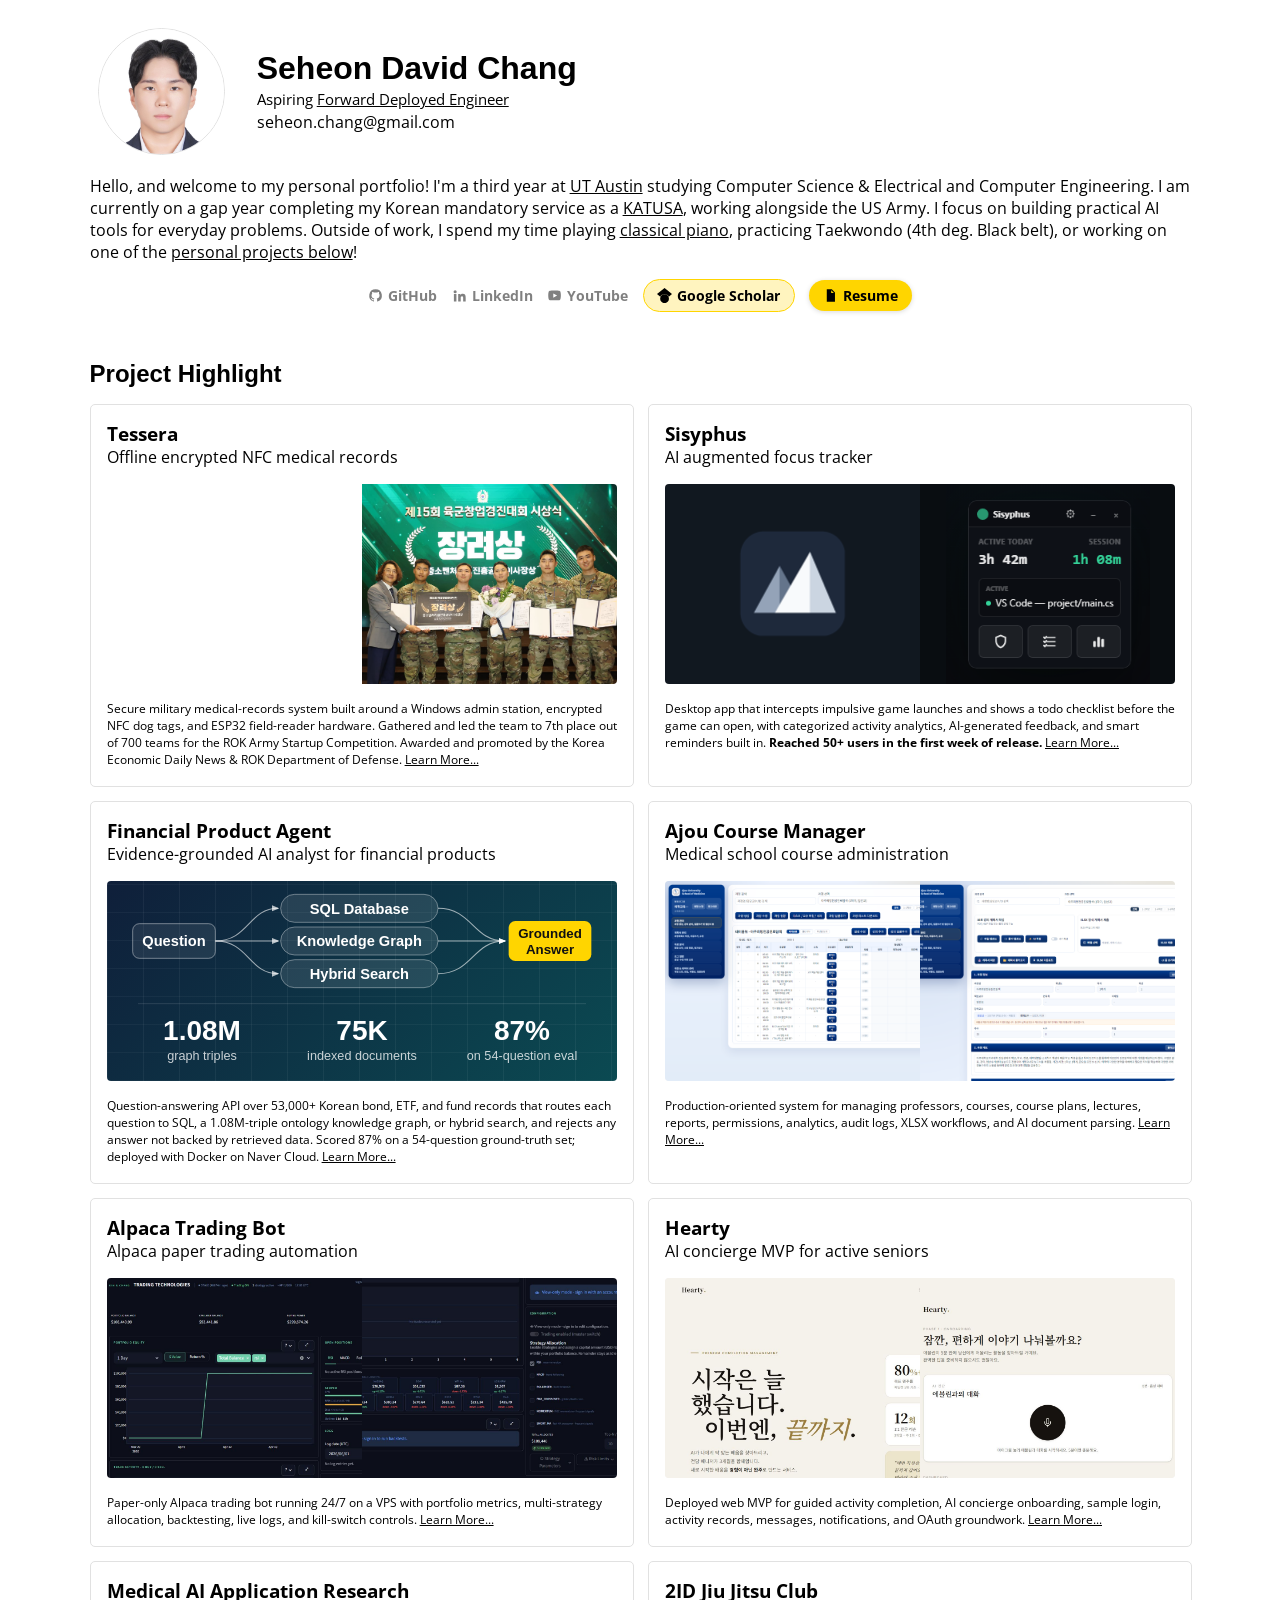
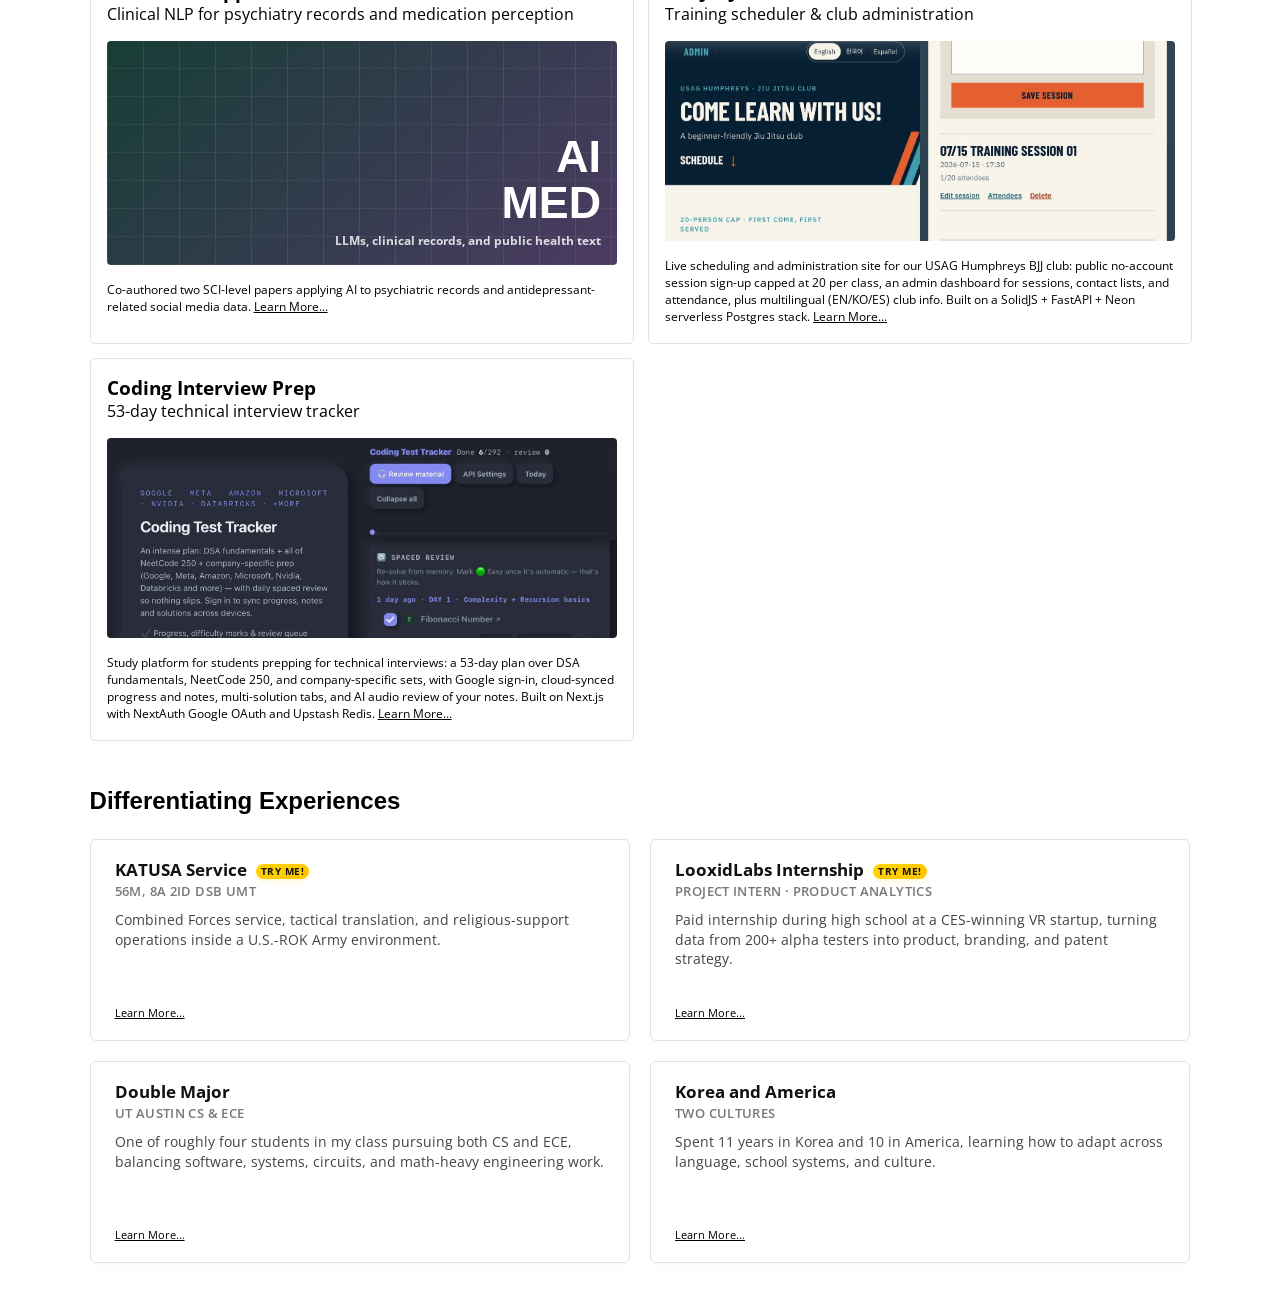
<file: index.html>
<!doctype html>
<html lang="en">
  <head>
    <meta charset="utf-8" />
    <meta name="viewport" content="width=device-width, maximum-scale=1.0, user-scalable=yes" />
    <title>Portfolio / Seheon David Chang</title>
    <meta
      name="description"
      content="Software engineering portfolio for Seheon David Chang: full-stack apps, AI products, paper trading automation, desktop software, and secure NFC hardware software."
    />
    <link rel="stylesheet" href="styles.css" />
    <!-- Open Graph / Link Share Preview Customization (UX Polish) -->
    <meta property="og:title" content="Portfolio | Seheon David Chang" />
    <meta property="og:description" content="Software engineering portfolio for Seheon David Chang: full-stack apps, AI systems, secure hardware, and automation." />
    <meta property="og:type" content="website" />
    <meta property="og:url" content="https://davidseheonchang.vercel.app/" />
    <meta property="og:image" content="https://davidseheonchang.vercel.app/assets/sisyphus-logo-tile.png" />
    <meta property="og:image:width" content="600" />
    <meta property="og:image:height" content="600" />
    <meta name="twitter:card" content="summary" />
    <meta name="twitter:title" content="Portfolio | Seheon David Chang" />
    <meta name="twitter:description" content="Software engineering portfolio for Seheon David Chang: full-stack apps, AI systems, secure hardware, and automation." />
    <meta name="twitter:image" content="https://davidseheonchang.vercel.app/assets/sisyphus-logo-tile.png" />
  </head>
  <body>
    <main>
      <header class="row">
        <img id="profile-picture" src="assets/profile-photo.jpg" alt="Seheon David Chang" />
        <div>
          <div class="dense">
            <h1>Seheon David Chang</h1>
            <p class="tagline">Aspiring <a href="https://en.wikipedia.org/wiki/Forward_Deployed_Engineer" target="_blank" rel="noreferrer">Forward Deployed Engineer</a></p>
            <button class="contact-line email-copy" type="button" data-copy="seheon.chang@gmail.com" aria-label="Copy email address">
              seheon.chang@gmail.com
            </button>
          </div>
        </div>
      </header>

      <p>
        Hello, and welcome to my personal portfolio! I'm a third year at
        <a href="https://www.cs.utexas.edu/" target="_blank" rel="noreferrer">UT Austin</a>
        studying Computer Science &amp; Electrical and Computer Engineering. I am currently on a gap year completing my Korean mandatory service as a
        <a href="https://en.wikipedia.org/wiki/Korean_Augmentation_to_the_United_States_Army" target="_blank" rel="noreferrer">KATUSA</a>,
        working alongside the US Army.
        I focus on building practical AI tools for everyday problems. Outside of work, I spend my time playing
        <a href="https://www.youtube.com/watch?v=xjz4JhaBWNA" target="_blank" rel="noreferrer">classical piano</a>,
        practicing Taekwondo (4th deg. Black belt), or working on one of the
        <a href="#projects">personal projects below</a>!
      </p>

      <div class="center subtitle" id="links">
        <a class="icon-link" href="https://github.com/heon-1219" target="_blank" rel="noreferrer" aria-label="GitHub">
          <svg viewBox="0 0 24 24" aria-hidden="true"><path d="M12 2a10 10 0 0 0-3.16 19.49c.5.09.68-.22.68-.48v-1.7c-2.78.6-3.37-1.18-3.37-1.18-.45-1.16-1.11-1.47-1.11-1.47-.91-.62.07-.61.07-.61 1 .07 1.53 1.03 1.53 1.03.9 1.52 2.34 1.08 2.91.83.09-.65.35-1.08.63-1.33-2.22-.25-4.55-1.11-4.55-4.94 0-1.09.39-1.99 1.03-2.69-.1-.25-.45-1.27.1-2.65 0 0 .84-.27 2.75 1.03A9.5 9.5 0 0 1 12 7c.85 0 1.7.11 2.5.33 1.9-1.3 2.74-1.03 2.74-1.03.55 1.38.2 2.4.1 2.65.64.7 1.03 1.6 1.03 2.69 0 3.84-2.34 4.68-4.57 4.93.36.31.68.92.68 1.86v2.58c0 .27.18.58.69.48A10 10 0 0 0 12 2Z"/></svg>
          GitHub
        </a>
        <a class="icon-link" href="https://www.linkedin.com/in/david-chang-466022236/" target="_blank" rel="noreferrer" aria-label="LinkedIn">
          <svg viewBox="0 0 24 24" aria-hidden="true"><path d="M4.98 3.5a2.5 2.5 0 1 1 0 5.001 2.5 2.5 0 0 1 0-5ZM3 9.6h4v11.9H3V9.6Zm6.3 0h3.82v1.62h.05c.53-.95 1.83-1.95 3.77-1.95 4.03 0 4.78 2.65 4.78 6.1v6.13h-4v-5.44c0-1.3-.02-2.96-1.8-2.96-1.8 0-2.08 1.41-2.08 2.86v5.54h-4V9.6Z"/></svg>
          LinkedIn
        </a>
        <a class="icon-link" href="https://www.youtube.com/@Seheon-1219" target="_blank" rel="noreferrer" aria-label="YouTube">
          <svg viewBox="0 0 24 24" aria-hidden="true"><path d="M21.6 7.2s-.2-1.5-.8-2.1c-.8-.8-1.6-.8-2-.9C16 4 12 4 12 4s-4 0-6.8.2c-.4 0-1.3.1-2 .9-.6.6-.8 2.1-.8 2.1S2 9 2 10.9v1.8c0 1.9.4 3.7.4 3.7s.2 1.5.8 2.1c.8.8 1.8.8 2.3.9 1.7.2 6.5.2 6.5.2s4 0 6.8-.2c.4 0 1.3-.1 2-.9.6-.6.8-2.1.8-2.1s.4-1.8.4-3.7v-1.8c0-1.9-.4-3.7-.4-3.7ZM10 15.4V8.6l6 3.4-6 3.4Z"/></svg>
          YouTube
        </a>
        <a class="icon-link scholar" href="https://scholar.google.com/citations?user=uBcZbtgAAAAJ&amp;hl=ko" target="_blank" rel="noreferrer" aria-label="Google Scholar">
          <svg viewBox="0 0 24 24" aria-hidden="true"><path d="M5.242 13.769L0 9.5 12 0l12 9.5-5.242 4.269C17.548 11.249 14.978 9.5 12 9.5c-2.977 0-5.548 1.748-6.758 4.269zM12 10a7 7 0 1 0 0 14 7 7 0 0 0 0-14z"/></svg>
          Google Scholar
        </a>
        <a class="icon-link resume" href="assets/David_Chang_UT_CSE.pdf" target="_blank" rel="noreferrer" download="David_Chang_UT_CSE.pdf" aria-label="Resume PDF">
          <svg viewBox="0 0 24 24" aria-hidden="true"><path d="M6 2h8l5 5v15H6V2Zm7 1.7V8h4.3L13 3.7ZM8 11h8v1.5H8V11Zm0 3.5h8V16H8v-1.5Zm0 3.5h5v1.5H8V18Z"/></svg>
          Resume
        </a>
      </div>

      <section id="projects">
        <h2>Project Highlight</h2>
        <div class="grid">
          <article class="large-box">
            <div class="dense">
              <h3>Tessera</h3>
              Offline encrypted NFC medical records
            </div>
            <div class="project-preview split-preview">
              <iframe
                src="https://www.youtube.com/embed/3_H07vFSLuQ?autoplay=1&mute=1&loop=1&playlist=3_H07vFSLuQ&controls=0&playsinline=1&rel=0&modestbranding=1"
                title="Tessera demo video"
                allow="autoplay; encrypted-media; picture-in-picture; web-share"
                allowfullscreen
                loading="lazy"
              ></iframe>
              <img src="assets/tessera-award-optimized.jpg" alt="Tessera award photo" />
            </div>
            <p class="small">
              Secure military medical-records system built around a Windows admin station,
              encrypted NFC dog tags, and ESP32 field-reader hardware. Gathered and led the team
              to 7th place out of 700 teams for the ROK Army Startup Competition. Awarded and
              promoted by the Korea Economic Daily News & ROK Department of Defense.
              <a class="pseudo-link" href="projects/tessera/">Learn More...</a>
            </p>
          </article>

          <article class="large-box">
            <div class="dense">
              <h3>Sisyphus</h3>
              AI augmented focus tracker
            </div>
            <div class="project-preview split-preview sisyphus-split">
              <img src="assets/sisyphus-logo-tile.png" alt="Sisyphus logo" />
              <img src="assets/sisyphus-ui-sample.png" alt="Sisyphus app interface preview" />
            </div>
            <p class="small">
              Desktop app that intercepts impulsive game launches and shows a todo checklist
              before the game can open, with categorized activity analytics, AI-generated
              feedback, and smart reminders built in.
              <strong>Reached 50+ users in the first week of release.</strong>
              <a class="pseudo-link" href="projects/sisyphus/">Learn More...</a>
            </p>
          </article>

          <article class="large-box">
            <div class="dense">
              <h3>Financial Product Agent</h3>
              Evidence-grounded AI analyst for financial products
            </div>
            <div class="project-preview finagent-preview">
              <img src="assets/fin-agent-preview.svg" alt="Financial Product Agent pipeline: a question is routed to a SQL database, a knowledge graph, and hybrid search to produce a grounded answer. 1.08M graph triples, 75K indexed documents, 87% on a 54-question eval." />
            </div>
            <p class="small">
              Question-answering API over 53,000+ Korean bond, ETF, and fund records that routes
              each question to SQL, a 1.08M-triple ontology knowledge graph, or hybrid search, and
              rejects any answer not backed by retrieved data. Scored 87% on a 54-question
              ground-truth set; deployed with Docker on Naver Cloud.
              <a class="pseudo-link" href="projects/financial-product-agent/">Learn More...</a>
            </p>
          </article>

          <article class="large-box">
            <div class="dense">
              <h3>Ajou Course Manager</h3>
              Medical school course administration
            </div>
            <div class="project-preview split-preview app-screens-preview">
              <img src="assets/ajou-courses-ui.png" alt="Ajou Course Manager course table interface" />
              <img src="assets/ajou-plans-ui.png" alt="Ajou Course Manager course plan editor interface" />
            </div>
            <p class="small">
              Production-oriented system for managing professors, courses, course plans, lectures,
              reports, permissions, analytics, audit logs, XLSX workflows, and AI document parsing.
              <a class="pseudo-link" href="projects/ajou-course-manager/">Learn More...</a>
            </p>
          </article>

          <article class="large-box">
            <div class="dense">
              <h3>Alpaca Trading Bot</h3>
              Alpaca paper trading automation
            </div>
            <div class="project-preview split-preview app-screens-preview">
              <img src="assets/kc-trading-dashboard-ui.png" alt="Alpaca Trading Bot portfolio dashboard" />
              <img src="assets/kc-trading-controls-ui.png" alt="Alpaca Trading Bot strategy controls and risk limits" />
            </div>
            <p class="small">
              Paper-only Alpaca trading bot running 24/7 on a VPS with portfolio metrics,
              multi-strategy allocation, backtesting, live logs, and kill-switch controls.
              <a class="pseudo-link" href="projects/alpaca-trading-bot/">Learn More...</a>
            </p>
          </article>

          <article class="large-box">
            <div class="dense">
              <h3>Hearty</h3>
              AI concierge MVP for active seniors
            </div>
            <div class="project-preview split-preview app-screens-preview hearty-screens">
              <img src="assets/hearty-landing-ui.png" alt="Hearty deployed landing page" />
              <img src="assets/hearty-diagnosis-ui.png" alt="Hearty AI concierge diagnosis screen" />
            </div>
            <p class="small">
              Deployed web MVP for guided activity completion, AI concierge onboarding,
              sample login, activity records, messages, notifications, and OAuth groundwork.
              <a class="pseudo-link" href="projects/hearty-secondbloom/">Learn More...</a>
            </p>
          </article>

          <article class="large-box">
            <div class="dense">
              <h3>Medical AI Application Research</h3>
              Clinical NLP for psychiatry records and medication perception
            </div>
            <div class="project-preview research-preview" aria-label="Research publications">
              <span>AI</span>
              <span>MED</span>
              <small>LLMs, clinical records, and public health text</small>
            </div>
            <p class="small">
              Co-authored two SCI-level papers applying AI to psychiatric records and
              antidepressant-related social media data.
              <a class="pseudo-link" href="projects/medical-ai-application-research/">Learn More...</a>
            </p>
          </article>

          <article class="large-box">
            <div class="dense">
              <h3>2ID Jiu Jitsu Club</h3>
              Training scheduler &amp; club administration
            </div>
            <div class="project-preview split-preview app-screens-preview">
              <img src="assets/2id-bjj-public-ui.jpg" alt="2ID Jiu Jitsu Club public session sign-up screen" style="object-position: top center;" />
              <img src="assets/2id-bjj-admin-ui.jpg" alt="2ID Jiu Jitsu Club admin dashboard" style="object-position: center;" />
            </div>
            <p class="small">
              Live scheduling and administration site for our USAG Humphreys BJJ club:
              public no-account session sign-up capped at 20 per class, an admin dashboard
              for sessions, contact lists, and attendance, plus multilingual (EN/KO/ES) club info.
              Built on a SolidJS + FastAPI + Neon serverless Postgres stack.
              <a class="pseudo-link" href="projects/2id-jiu-jitsu-club/">Learn More...</a>
            </p>
          </article>

          <article class="large-box">
            <div class="dense">
              <h3>Coding Interview Prep</h3>
              53-day technical interview tracker
            </div>
            <div class="project-preview split-preview app-screens-preview">
              <img src="assets/cip-login-ui.jpg" alt="Coding Interview Prep sign-in with Google" style="object-position: top center;" />
              <img src="assets/cip-tracker-ui.jpg" alt="Coding Interview Prep tracker and spaced review" style="object-position: top center;" />
            </div>
            <p class="small">
              Study platform for students prepping for technical interviews: a 53-day plan over
              DSA fundamentals, NeetCode 250, and company-specific sets, with Google sign-in,
              cloud-synced progress and notes, multi-solution tabs, and AI audio review of your
              notes. Built on Next.js with NextAuth Google OAuth and Upstash Redis.
              <a class="pseudo-link" href="projects/coding-interview-prep/">Learn More...</a>
            </p>
          </article>
        </div>
      </section>

      <section id="learning">
        <h2>Differentiating Experiences</h2>
        <div class="learning-grid">
          <article class="experience-card">
            <div class="dense">
              <h3>KATUSA Service <span class="interactive-tag">Try Me!</span></h3>
              <p class="sub-detail">56M, 8A 2ID DSB UMT</p>
            </div>
            <p class="description">
              Combined Forces service, tactical translation, and religious-support operations inside a U.S.-ROK Army environment.
            </p>
            <button class="learn-more" type="button" data-experience="katusa">Learn More...</button>
          </article>
          <article class="experience-card">
            <div class="dense">
              <h3>LooxidLabs Internship <span class="interactive-tag">Try Me!</span></h3>
              <p class="sub-detail">Project Intern · Product Analytics</p>
            </div>
            <p class="description">
              Paid internship during high school at a CES-winning VR startup, turning data from 200+ alpha testers into product, branding, and patent strategy.
            </p>
            <button class="learn-more" type="button" data-experience="looxidlabs">Learn More...</button>
          </article>
          <article class="experience-card">
            <div class="dense">
              <h3>Double Major</h3>
              <p class="sub-detail">UT Austin CS & ECE</p>
            </div>
            <p class="description">
              One of roughly four students in my class pursuing both CS and ECE, balancing software, systems, circuits, and math-heavy engineering work.
            </p>
            <button class="learn-more" type="button" data-experience="double-major">Learn More...</button>
          </article>
          <article class="experience-card">
            <div class="dense">
              <h3>Korea and America</h3>
              <p class="sub-detail">Two cultures</p>
            </div>
            <p class="description">
              Spent 11 years in Korea and 10 in America, learning how to adapt across language, school systems, and culture.
            </p>
            <button class="learn-more" type="button" data-experience="cultures">Learn More...</button>
          </article>
        </div>

        <dialog class="experience-dialog" id="experience-dialog" aria-labelledby="experience-dialog-title">
          <button class="dialog-close" type="button" aria-label="Close popup">&times;</button>
          <div class="dense">
            <h3 id="experience-dialog-title"></h3>
            <p class="dialog-subtitle" id="experience-dialog-subtitle"></p>
          </div>
          <div class="dialog-body" id="experience-dialog-body"></div>
        </dialog>

        <template id="experience-katusa">
          <p>
            I am completing my mandatory Korean military service as a KATUSA, serving as a
            56M chaplain assistant in the 8th Army, 2nd Infantry Division Sustainment Brigade
            Unit Ministry Team. The role placed me inside a U.S.-ROK Combined Forces
            environment, where Korean and American soldiers plan, train, and operate together.
            Working in that setting taught me to communicate with precision across rank,
            language, and culture, especially when translating tactical context during combined
            training.
          </p>
          <p>
            During bootcamp, I earned Commandant's List by ranking top 4 out of 160 soldiers
            in my graduating class. I later received both the Army Achievement Medal and the
            Army Commendation Medal from Major General Lombardo for tactical translation
            services that helped bridge Korean and U.S. personnel during field operations.
            I also had opportunities to work with UNC and meet the Secretary of War and USFK
            General Brunson, which made the scale and purpose of combined service feel much
            more real and inspiring.
          </p>
          <div class="service-gallery" data-carousel aria-label="KATUSA service photos">
            <figure>
              <img src="assets/arcomandaam.png" alt="ARCOM and AAM awards presented by MG Lombardo during KATUSA service" loading="lazy" />
              <figcaption>ARCOM and AAM awarded by MG Lombardo</figcaption>
            </figure>
            <figure>
              <img src="assets/brunson.jpg" alt="USFK leadership event during KATUSA service" loading="lazy" />
              <figcaption>First-ever combined wet gap crossing with GEN Brunson</figcaption>
            </figure>
            <figure>
              <img src="assets/medic.jpg" alt="Field medical support environment during KATUSA service" loading="lazy" />
              <figcaption>Mass casualty care training with 65 MED Brigade</figcaption>
            </figure>
            <figure>
              <img src="assets/mewgun.jpg" alt="Combined training environment during KATUSA service" loading="lazy" />
              <figcaption>Combined training environment</figcaption>
            </figure>
            <figure>
              <img src="assets/helicopter.jpg" alt="Aviation training environment during KATUSA service" loading="lazy" />
              <figcaption>Combined Noncombatant Evacuation Operation</figcaption>
            </figure>
            <figure>
              <img src="assets/howihadtowork.jpg" alt="Barracks work setup during KATUSA service" loading="lazy" />
              <figcaption>Balancing service with project work after duty</figcaption>
            </figure>
          </div>
          <div class="carousel-dots" aria-label="KATUSA photo slider position"></div>
        </template>
        <template id="experience-double-major">
          <p>
            At UT Austin, I am studying CS & ECE as one of roughly four students in my graduating
            class pursuing both Computer Science and Electrical and Computer Engineering. The
            path exposed me to two demanding ways of thinking: software abstraction, algorithms,
            and systems on one side, and circuits, hardware constraints, and math-heavy
            engineering on the other.
          </p>
          <p>
            Accepting that workload also opened doors to competitive student organizations and
            department-level opportunities. Through
            <a href="https://txconvergent.org/" target="_blank" rel="noreferrer">Texas Convergent</a>,
            I built an NFC sleep alarm and pitched it to more than 200 students in the
            organization, which pushed me to think about engineering as both a technical build
            and a product story. I also had the
            chance to interview faculty applicants to the ECE department, giving me a rare look
            at how a top engineering department evaluates future professors and research
            directions.
          </p>
          <p>
            On the research side, I led paper discussions with two PhD students through
            <a href="https://sites.google.com/view/utdirp/home" target="_blank" rel="noreferrer">DiRP</a>,
            UT Austin's Directed Reading Program for computer science. Those discussions made
            research feel more active and conversational: not just reading a paper, but asking
            what assumptions it makes, where the method breaks, and how the idea could turn
            into something buildable.
          </p>
          <p>
            Taking both majors has often meant carrying a workload beyond what felt comfortable.
            Over time, that became useful training. It taught me how to break large technical
            problems into pieces, keep moving when the schedule is tight, and build projects
            that respect both product behavior and engineering limits.
          </p>
        </template>
        <template id="experience-cultures">
          <p>
            I spent 11 years in Korea and 10 years in America. When I was 10, I moved to
            Oklahoma with my mother and entered public school before I could speak English.
            That experience was uncomfortable, but it became the first real proof that I could
            rebuild myself in a new environment by observing carefully, asking for help, and
            improving a little every day.
          </p>
          <p>
            After three years in Oklahoma, I returned to Korean middle school and experienced
            the typical Korean academic system: repetition, memorization, long hours, and
            constant comparison against peers. I learned discipline from it, but I also realized
            that simply competing inside a fixed track was not the way I wanted to grow.
          </p>
          <p>
            I then spent a year as an exchange student in Missouri. COVID-19 broke out during
            that period, so the normal exchange-student experience disappeared almost overnight.
            Instead of treating the year as lost time, I tried to get something meaningful out
            of it by helping create virtual activities that local students could still join and
            use to stay connected.
          </p>
          <p>
            Later, when I decided that I wanted to attend college in the United States, I applied
            to The Stony Brook School in New York. Living there gave me a broader view of the
            U.S. beyond the Midwest, and being near Renaissance Technologies sparked my early
            curiosity about quantitative finance: the idea that mathematics, computing, and
            markets could intersect. I see myself as a true combination of Korean and American
            cultures, shaped by both systems rather than only one.
          </p>
        </template>
        <template id="experience-looxidlabs">
          <p>
            During my high school years, I worked as a paid Project Intern on the Product
            Analytics team at
            <a href="https://looxidlabs.com/" target="_blank" rel="noreferrer">LooxidLabs</a>,
            a CES Innovation Award-winning startup building VR and brain-computer-interface
            technology. At the time the team was launching CarePlay, billed as the first
            metaverse platform for mental wellbeing. Being inside an early-stage hardware
            startup as a high schooler gave me my first real look at how a product moves from
            prototype toward market.
          </p>
          <p>
            My core work was analyzing data from 200+ alpha testers for the VR mental-health
            device and translating their feedback into concrete recommendations across product
            validation, branding, business strategy, and patent development. I also supported
            the CarePlay launch event in New York, where we ran structured testing sessions and
            watched real users react to something we had only seen as rows in a spreadsheet.
            That experience taught me to treat user data as a story about people rather than
            just numbers, and to connect that story back to the decisions a company actually
            has to make.
          </p>
          <div class="service-gallery" data-carousel aria-label="LooxidLabs internship photos">
            <figure>
              <img src="assets/looxidlabs0.jpg" alt="LooxidLabs CarePlay banner: the first metaverse platform for mental wellbeing" class="portrait-fit" loading="lazy" />
              <figcaption>CarePlay — a metaverse platform for mental wellbeing</figcaption>
            </figure>
            <figure>
              <img src="assets/looxidlabs1.JPG" alt="LooxidLabs team working together during the alpha test cycle" loading="lazy" />
              <figcaption>Working alongside the team during the alpha test cycle</figcaption>
            </figure>
            <figure>
              <img src="assets/looxidlabs1,5.jpg" alt="CarePlay launch event signage in New York" class="portrait-fit" loading="lazy" />
              <figcaption>CarePlay launch event in New York</figcaption>
            </figure>
            <figure>
              <img src="assets/looxidlabs2.JPG" alt="Analyzing tester data and product feedback with the team" loading="lazy" />
              <figcaption>Analyzing tester data and product feedback</figcaption>
            </figure>
            <figure>
              <img src="assets/looxidlabs3.JPG" alt="Running testing sessions with alpha testers at numbered stations" loading="lazy" />
              <figcaption>Running sessions with 200+ alpha testers</figcaption>
            </figure>
            <figure>
              <img src="assets/looxidlabs4.JPG" alt="LooxidLabs team standup and product validation work" loading="lazy" />
              <figcaption>Daily standup and product validation work</figcaption>
            </figure>
          </div>
          <div class="carousel-dots" aria-label="LooxidLabs photo slider position"></div>
        </template>
      </section>

    </main>

    <script>
      const emailButton = document.querySelector(".email-copy");

      emailButton?.addEventListener("click", async () => {
        const email = emailButton.dataset.copy;
        try {
          await navigator.clipboard.writeText(email);
          emailButton.textContent = "Copied: " + email;
          window.setTimeout(() => {
            emailButton.textContent = email;
          }, 1400);
        } catch {
          emailButton.textContent = email;
        }
      });

      const experienceDetails = {
        katusa: ["KATUSA Service", "56M, 8A 2ID DSB UMT"],
        "double-major": ["Double Major", "UT Austin CS & ECE"],
        cultures: ["Korea and America", "Two cultures"],
        looxidlabs: ["LooxidLabs Internship", "Project Intern · Product Analytics"],
      };
      const experienceDialog = document.querySelector("#experience-dialog");
      const experienceTitle = document.querySelector("#experience-dialog-title");
      const experienceSubtitle = document.querySelector("#experience-dialog-subtitle");
      const experienceBody = document.querySelector("#experience-dialog-body");
      let carouselTimer;
      let resumeTimer;

      const stopCarousel = () => {
        window.clearInterval(carouselTimer);
        carouselTimer = undefined;
        window.clearTimeout(resumeTimer);
        resumeTimer = undefined;
      };

      const startCarousel = () => {
        stopCarousel();
        const carousel = experienceBody.querySelector("[data-carousel]");
        const slides = Array.from(carousel?.querySelectorAll("figure") || []);
        const dots = experienceBody.querySelector(".carousel-dots");
        if (!carousel || slides.length === 0 || !dots) return;

        let currentSlide = 0;
        // True while the carousel is scrolling itself, so the program-driven
        // scroll events are not mistaken for the user moving the photos.
        let suppressScroll = false;
        let suppressTimer;

        dots.replaceChildren(
          ...slides.map((_, index) => {
            const dot = document.createElement("button");
            dot.type = "button";
            dot.setAttribute("aria-label", "Show photo " + (index + 1));
            dot.addEventListener("click", () => {
              showSlide(index);
              pauseThenResume();
            });
            return dot;
          })
        );

        const dotButtons = Array.from(dots.querySelectorAll("button"));

        const updateDots = () => {
          dotButtons.forEach((dot, dotIndex) => {
            dot.classList.toggle("active", dotIndex === currentSlide);
            dot.setAttribute("aria-current", dotIndex === currentSlide ? "true" : "false");
          });
        };

        const showSlide = (index) => {
          currentSlide = index;
          suppressScroll = true;
          window.clearTimeout(suppressTimer);
          suppressTimer = window.setTimeout(() => {
            suppressScroll = false;
          }, 1000);
          const targetLeft = slides[currentSlide].offsetLeft - carousel.offsetLeft;
          carousel.scrollTo({ left: targetLeft, behavior: "smooth" });
          updateDots();
        };

        // Snap currentSlide to whichever photo is actually in view, so play
        // resumes from where the user left it.
        const syncToCurrentPhoto = () => {
          const position = carousel.scrollLeft;
          let nearest = 0;
          let nearestDistance = Infinity;
          slides.forEach((slide, index) => {
            const distance = Math.abs(slide.offsetLeft - carousel.offsetLeft - position);
            if (distance < nearestDistance) {
              nearestDistance = distance;
              nearest = index;
            }
          });
          currentSlide = nearest;
          updateDots();
        };

        const startAutoAdvance = () => {
          window.clearInterval(carouselTimer);
          carouselTimer = window.setInterval(() => {
            showSlide((currentSlide + 1) % slides.length);
          }, 4500);
        };

        // The user moved the photos: hold the auto-advance and resume it 4s
        // after the last interaction, from the photo now in view.
        const pauseThenResume = () => {
          window.clearInterval(carouselTimer);
          carouselTimer = undefined;
          window.clearTimeout(resumeTimer);
          resumeTimer = window.setTimeout(() => {
            syncToCurrentPhoto();
            startAutoAdvance();
          }, 4000);
        };

        carousel.addEventListener("scroll", () => {
          if (suppressScroll) return;
          syncToCurrentPhoto();
          pauseThenResume();
        });

        showSlide(currentSlide);
        startAutoAdvance();
      };

      document.querySelectorAll("[data-experience]").forEach((button) => {
        button.addEventListener("click", () => {
          const key = button.dataset.experience;
          const template = document.querySelector("#experience-" + key);
          const detail = experienceDetails[key];

          if (!template || !detail || !experienceDialog) return;

          experienceTitle.textContent = detail[0];
          experienceSubtitle.textContent = detail[1];
          experienceBody.replaceChildren(template.content.cloneNode(true));
          experienceDialog.showModal();
          startCarousel();
        });
      });

      document.querySelector(".dialog-close")?.addEventListener("click", () => {
        experienceDialog?.close();
      });

      experienceDialog?.addEventListener("click", (event) => {
        if (event.target === experienceDialog) {
          experienceDialog.close();
        }
      });

      experienceDialog?.addEventListener("close", stopCarousel);
    </script>
  </body>
</html>
</file>
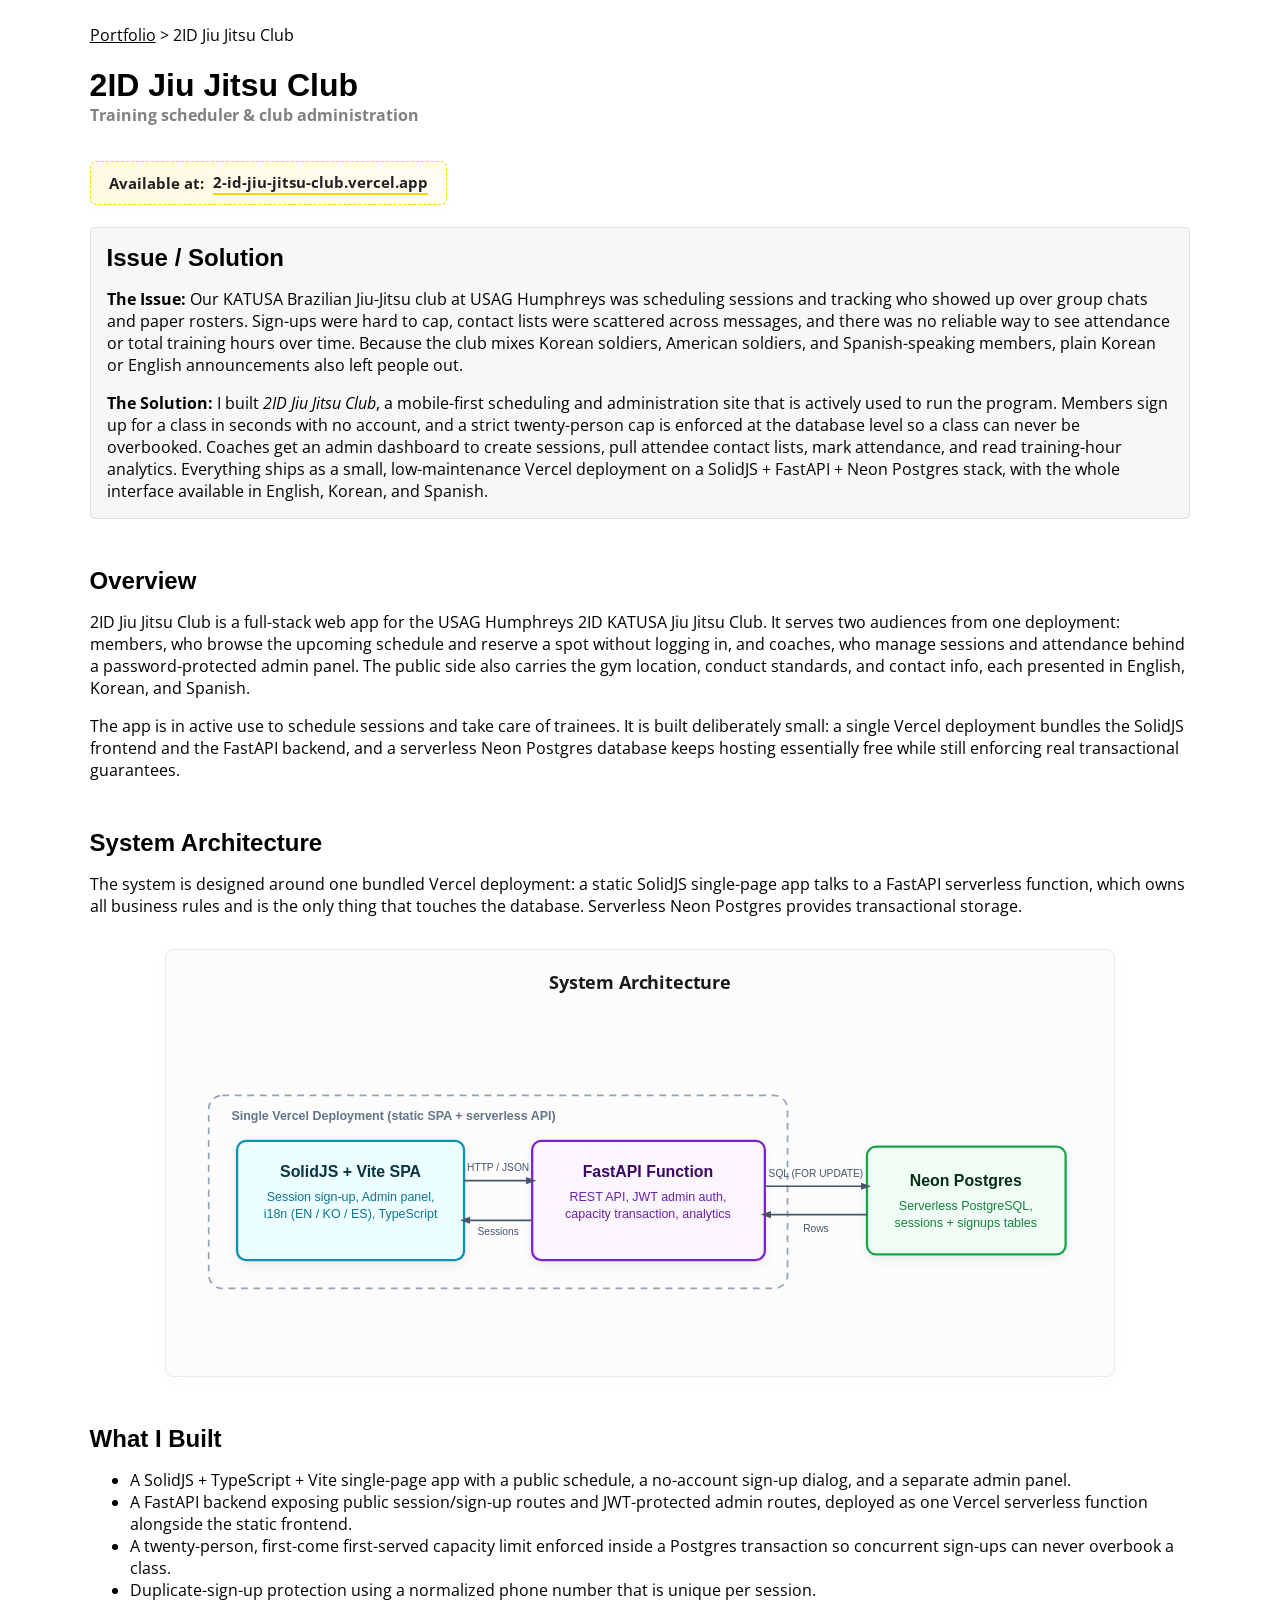
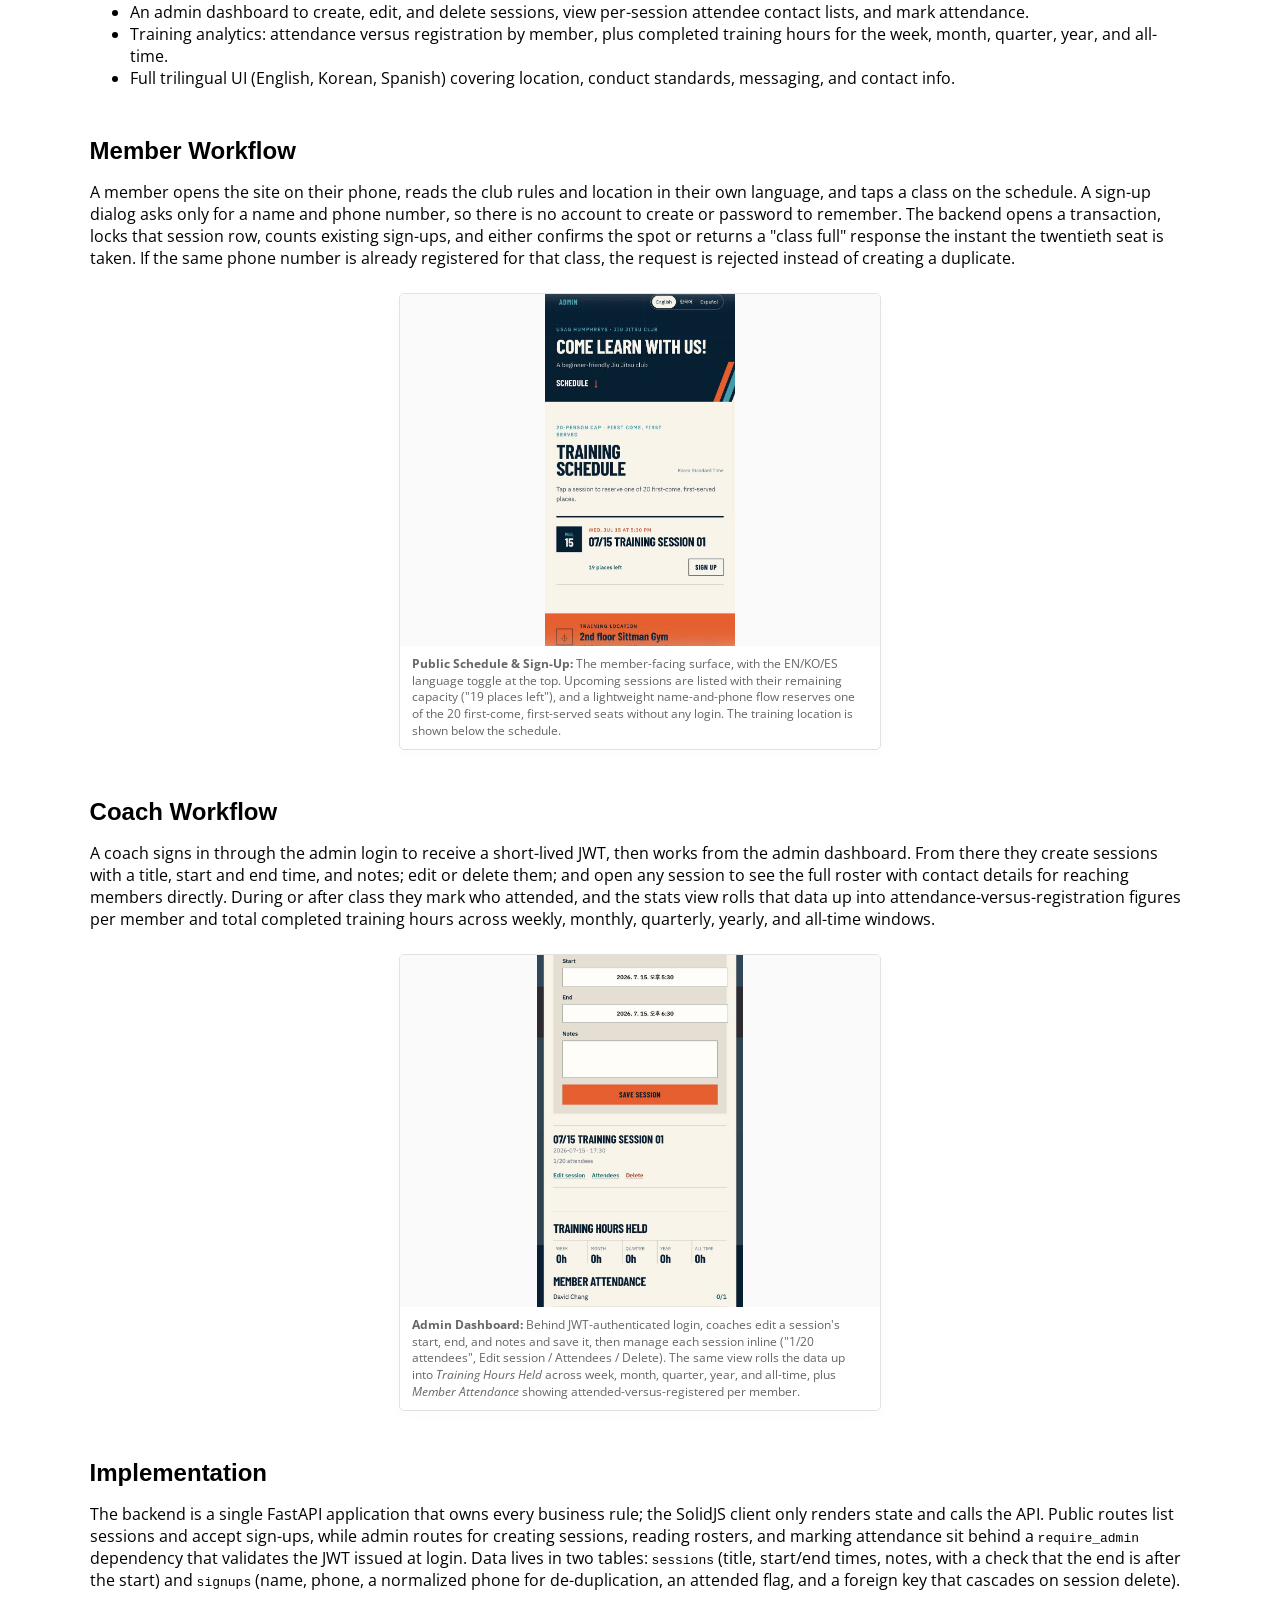
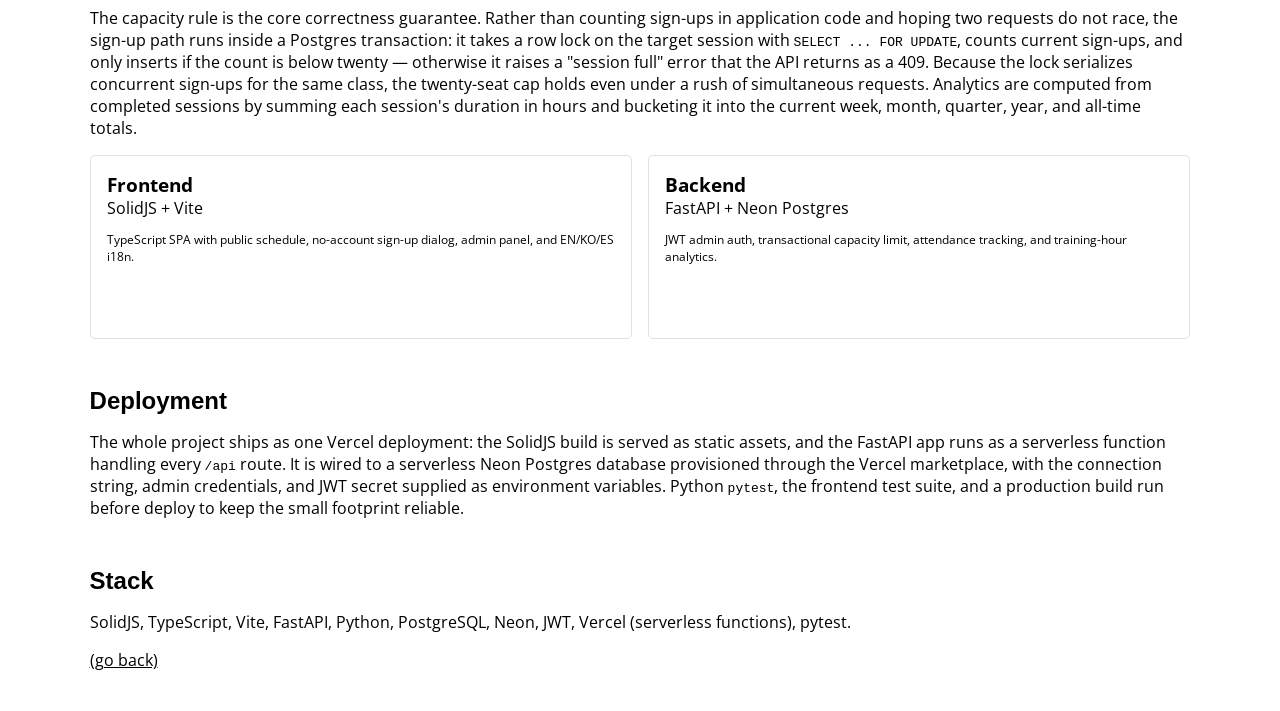
<file: projects/2id-jiu-jitsu-club/index.html>
<!doctype html>
<html lang="en">
  <head>
    <meta charset="utf-8" />
    <meta name="viewport" content="width=device-width, maximum-scale=1.0, user-scalable=yes" />
    <title>2ID Jiu Jitsu Club / Seheon David Chang</title>
    <link rel="stylesheet" href="../../styles.css" />
  </head>
  <body>
    <main>
      <p class="breadcrumb"><a href="../../">Portfolio</a> &gt; 2ID Jiu Jitsu Club</p>
      <h1 class="project-page-title">2ID Jiu Jitsu Club</h1>
      <p class="project-subtitle">Training scheduler &amp; club administration</p>
      <p class="available-line">
        Available at:
        <a href="https://2-id-jiu-jitsu-club.vercel.app/" target="_blank" rel="noreferrer">2-id-jiu-jitsu-club.vercel.app</a>
      </p>

      <section class="issue-summary">
        <h2>Issue / Solution</h2>
        <div class="issue-solution-content">
          <p>
            <strong>The Issue:</strong> Our KATUSA Brazilian Jiu-Jitsu club at USAG Humphreys was
            scheduling sessions and tracking who showed up over group chats and paper rosters.
            Sign-ups were hard to cap, contact lists were scattered across messages, and there
            was no reliable way to see attendance or total training hours over time. Because the
            club mixes Korean soldiers, American soldiers, and Spanish-speaking members, plain
            Korean or English announcements also left people out.
          </p>
          <p>
            <strong>The Solution:</strong> I built <em>2ID Jiu Jitsu Club</em>, a mobile-first
            scheduling and administration site that is actively used to run the program. Members
            sign up for a class in seconds with no account, and a strict twenty-person cap is
            enforced at the database level so a class can never be overbooked. Coaches get an
            admin dashboard to create sessions, pull attendee contact lists, mark attendance,
            and read training-hour analytics. Everything ships as a small, low-maintenance Vercel
            deployment on a SolidJS + FastAPI + Neon Postgres stack, with the whole interface
            available in English, Korean, and Spanish.
          </p>
        </div>
      </section>

      <h2>Overview</h2>
      <p>
        2ID Jiu Jitsu Club is a full-stack web app for the USAG Humphreys 2ID KATUSA Jiu Jitsu
        Club. It serves two audiences from one deployment: members, who browse the upcoming
        schedule and reserve a spot without logging in, and coaches, who manage sessions and
        attendance behind a password-protected admin panel. The public side also carries the
        gym location, conduct standards, and contact info, each presented in English, Korean,
        and Spanish.
      </p>
      <p>
        The app is in active use to schedule sessions and take care of trainees. It is built
        deliberately small: a single Vercel deployment bundles the SolidJS frontend and the
        FastAPI backend, and a serverless Neon Postgres database keeps hosting essentially
        free while still enforcing real transactional guarantees.
      </p>

      <h2>System Architecture</h2>
      <p>
        The system is designed around one bundled Vercel deployment: a static SolidJS single-page
        app talks to a FastAPI serverless function, which owns all business rules and is the only
        thing that touches the database. Serverless Neon Postgres provides transactional storage.
      </p>

      <div class="architecture-diagram">
        <h3>System Architecture</h3>
        <svg viewBox="0 0 800 300" width="100%" xmlns="http://www.w3.org/2000/svg">
          <defs>
            <marker id="arrow-bjj" viewBox="0 0 10 10" refX="6" refY="5" markerWidth="6" markerHeight="6" orient="auto-start-reverse">
              <path d="M 0 1.5 L 10 5 L 0 8.5 z" fill="#475569" />
            </marker>
            <filter id="shadow-bjj" x="-5%" y="-5%" width="110%" height="115%" filterUnits="userSpaceOnUse">
              <feDropShadow dx="0" dy="4" stdDeviation="4" flood-color="#000000" flood-opacity="0.06" />
            </filter>
          </defs>

          <!-- Single Vercel deployment wrapper -->
          <rect x="20" y="70" width="510" height="170" rx="12" fill="none" stroke="#94a3b8" stroke-width="1.5" stroke-dasharray="6 5" />
          <text x="40" y="92" font-family="Helvetica, sans-serif" font-size="11" font-weight="bold" fill="#64748b">Single Vercel Deployment (static SPA + serverless API)</text>

          <!-- SolidJS client -->
          <rect x="45" y="110" width="200" height="105" rx="8" fill="#ecfeff" stroke="#0891b2" stroke-width="2" filter="url(#shadow-bjj)" />
          <text x="145" y="142" font-family="Helvetica, sans-serif" font-weight="bold" font-size="14" fill="#083344" text-anchor="middle">SolidJS + Vite SPA</text>
          <text x="145" y="163" font-family="Helvetica, sans-serif" font-size="11" fill="#0e7490" text-anchor="middle">Session sign-up, Admin panel,</text>
          <text x="145" y="178" font-family="Helvetica, sans-serif" font-size="11" fill="#0e7490" text-anchor="middle">i18n (EN / KO / ES), TypeScript</text>

          <!-- FastAPI backend -->
          <rect x="305" y="110" width="205" height="105" rx="8" fill="#faf5ff" stroke="#7e22ce" stroke-width="2" filter="url(#shadow-bjj)" />
          <text x="407" y="142" font-family="Helvetica, sans-serif" font-weight="bold" font-size="14" fill="#3b0764" text-anchor="middle">FastAPI Function</text>
          <text x="407" y="163" font-family="Helvetica, sans-serif" font-size="11" fill="#6b21a8" text-anchor="middle">REST API, JWT admin auth,</text>
          <text x="407" y="178" font-family="Helvetica, sans-serif" font-size="11" fill="#6b21a8" text-anchor="middle">capacity transaction, analytics</text>

          <!-- Neon Postgres -->
          <rect x="600" y="115" width="175" height="95" rx="8" fill="#f0fdf4" stroke="#16a34a" stroke-width="2" filter="url(#shadow-bjj)" />
          <text x="687" y="150" font-family="Helvetica, sans-serif" font-weight="bold" font-size="14" fill="#052e16" text-anchor="middle">Neon Postgres</text>
          <text x="687" y="171" font-family="Helvetica, sans-serif" font-size="11" fill="#15803d" text-anchor="middle">Serverless PostgreSQL,</text>
          <text x="687" y="186" font-family="Helvetica, sans-serif" font-size="11" fill="#15803d" text-anchor="middle">sessions + signups tables</text>

          <!-- Client <-> FastAPI -->
          <path d="M 245 145 L 305 145" stroke="#475569" stroke-width="1.5" marker-end="url(#arrow-bjj)" />
          <path d="M 305 180 L 245 180" stroke="#475569" stroke-width="1.5" marker-end="url(#arrow-bjj)" />
          <text x="275" y="137" font-family="Helvetica, sans-serif" font-size="9" fill="#475569" text-anchor="middle">HTTP / JSON</text>
          <text x="275" y="193" font-family="Helvetica, sans-serif" font-size="9" fill="#475569" text-anchor="middle">Sessions</text>

          <!-- FastAPI <-> Neon -->
          <path d="M 510 150 L 600 150" stroke="#475569" stroke-width="1.5" marker-end="url(#arrow-bjj)" />
          <path d="M 600 175 L 510 175" stroke="#475569" stroke-width="1.5" marker-end="url(#arrow-bjj)" />
          <text x="555" y="142" font-family="Helvetica, sans-serif" font-size="9" fill="#475569" text-anchor="middle">SQL (FOR UPDATE)</text>
          <text x="555" y="190" font-family="Helvetica, sans-serif" font-size="9" fill="#475569" text-anchor="middle">Rows</text>
        </svg>
      </div>

      <h2>What I Built</h2>
      <ul>
        <li>A SolidJS + TypeScript + Vite single-page app with a public schedule, a no-account sign-up dialog, and a separate admin panel.</li>
        <li>A FastAPI backend exposing public session/sign-up routes and JWT-protected admin routes, deployed as one Vercel serverless function alongside the static frontend.</li>
        <li>A twenty-person, first-come first-served capacity limit enforced inside a Postgres transaction so concurrent sign-ups can never overbook a class.</li>
        <li>Duplicate-sign-up protection using a normalized phone number that is unique per session.</li>
        <li>An admin dashboard to create, edit, and delete sessions, view per-session attendee contact lists, and mark attendance.</li>
        <li>Training analytics: attendance versus registration by member, plus completed training hours for the week, month, quarter, year, and all-time.</li>
        <li>Full trilingual UI (English, Korean, Spanish) covering location, conduct standards, messaging, and contact info.</li>
      </ul>

      <h2>Member Workflow</h2>
      <p>
        A member opens the site on their phone, reads the club rules and location in their own
        language, and taps a class on the schedule. A sign-up dialog asks only for a name and
        phone number, so there is no account to create or password to remember. The backend
        opens a transaction, locks that session row, counts existing sign-ups, and either
        confirms the spot or returns a "class full" response the instant the twentieth seat is
        taken. If the same phone number is already registered for that class, the request is
        rejected instead of creating a duplicate.
      </p>

      <figure class="media-card tall">
        <img src="../../assets/2id-bjj-public-ui.jpg" alt="2ID Jiu Jitsu Club public schedule and sign-up screen" loading="lazy" />
        <figcaption style="padding: 0.85em 1em;">
          <strong>Public Schedule &amp; Sign-Up:</strong> The member-facing surface, with the
          EN/KO/ES language toggle at the top. Upcoming sessions are listed with their remaining
          capacity ("19 places left"), and a lightweight name-and-phone flow reserves one of the
          20 first-come, first-served seats without any login. The training location is shown
          below the schedule.
        </figcaption>
      </figure>

      <h2>Coach Workflow</h2>
      <p>
        A coach signs in through the admin login to receive a short-lived JWT, then works from the
        admin dashboard. From there they create sessions with a title, start and end time, and
        notes; edit or delete them; and open any session to see the full roster with contact
        details for reaching members directly. During or after class they mark who attended, and
        the stats view rolls that data up into attendance-versus-registration figures per member
        and total completed training hours across weekly, monthly, quarterly, yearly, and
        all-time windows.
      </p>

      <figure class="media-card tall">
        <img src="../../assets/2id-bjj-admin-ui.jpg" alt="2ID Jiu Jitsu Club admin dashboard with session editor, attendance, and analytics" loading="lazy" />
        <figcaption style="padding: 0.85em 1em;">
          <strong>Admin Dashboard:</strong> Behind JWT-authenticated login, coaches edit a
          session's start, end, and notes and save it, then manage each session inline
          ("1/20 attendees", Edit session / Attendees / Delete). The same view rolls the data up
          into <em>Training Hours Held</em> across week, month, quarter, year, and all-time, plus
          <em>Member Attendance</em> showing attended-versus-registered per member.
        </figcaption>
      </figure>

      <h2>Implementation</h2>
      <p>
        The backend is a single FastAPI application that owns every business rule; the SolidJS
        client only renders state and calls the API. Public routes list sessions and accept
        sign-ups, while admin routes for creating sessions, reading rosters, and marking
        attendance sit behind a <code>require_admin</code> dependency that validates the JWT
        issued at login. Data lives in two tables: <code>sessions</code> (title, start/end
        times, notes, with a check that the end is after the start) and <code>signups</code>
        (name, phone, a normalized phone for de-duplication, an attended flag, and a foreign key
        that cascades on session delete).
      </p>
      <p>
        The capacity rule is the core correctness guarantee. Rather than counting sign-ups in
        application code and hoping two requests do not race, the sign-up path runs inside a
        Postgres transaction: it takes a row lock on the target session with
        <code>SELECT ... FOR UPDATE</code>, counts current sign-ups, and only inserts if the
        count is below twenty &mdash; otherwise it raises a "session full" error that the API
        returns as a 409. Because the lock serializes concurrent sign-ups for the same class,
        the twenty-seat cap holds even under a rush of simultaneous requests. Analytics are
        computed from completed sessions by summing each session's duration in hours and
        bucketing it into the current week, month, quarter, year, and all-time totals.
      </p>

      <div class="meta-list">
        <div class="box">
          <div class="dense">
            <h3>Frontend</h3>
            SolidJS + Vite
          </div>
          <p class="small">TypeScript SPA with public schedule, no-account sign-up dialog, admin panel, and EN/KO/ES i18n.</p>
        </div>
        <div class="box">
          <div class="dense">
            <h3>Backend</h3>
            FastAPI + Neon Postgres
          </div>
          <p class="small">JWT admin auth, transactional capacity limit, attendance tracking, and training-hour analytics.</p>
        </div>
      </div>

      <h2>Deployment</h2>
      <p>
        The whole project ships as one Vercel deployment: the SolidJS build is served as static
        assets, and the FastAPI app runs as a serverless function handling every
        <code>/api</code> route. It is wired to a serverless Neon Postgres database provisioned
        through the Vercel marketplace, with the connection string, admin credentials, and JWT
        secret supplied as environment variables. Python <code>pytest</code>, the frontend test
        suite, and a production build run before deploy to keep the small footprint reliable.
      </p>

      <h2>Stack</h2>
      <p>
        SolidJS, TypeScript, Vite, FastAPI, Python, PostgreSQL, Neon, JWT, Vercel (serverless
        functions), pytest.
      </p>

      <p><a href="../../#projects">(go back)</a></p>
    </main>
  </body>
</html>
</file>
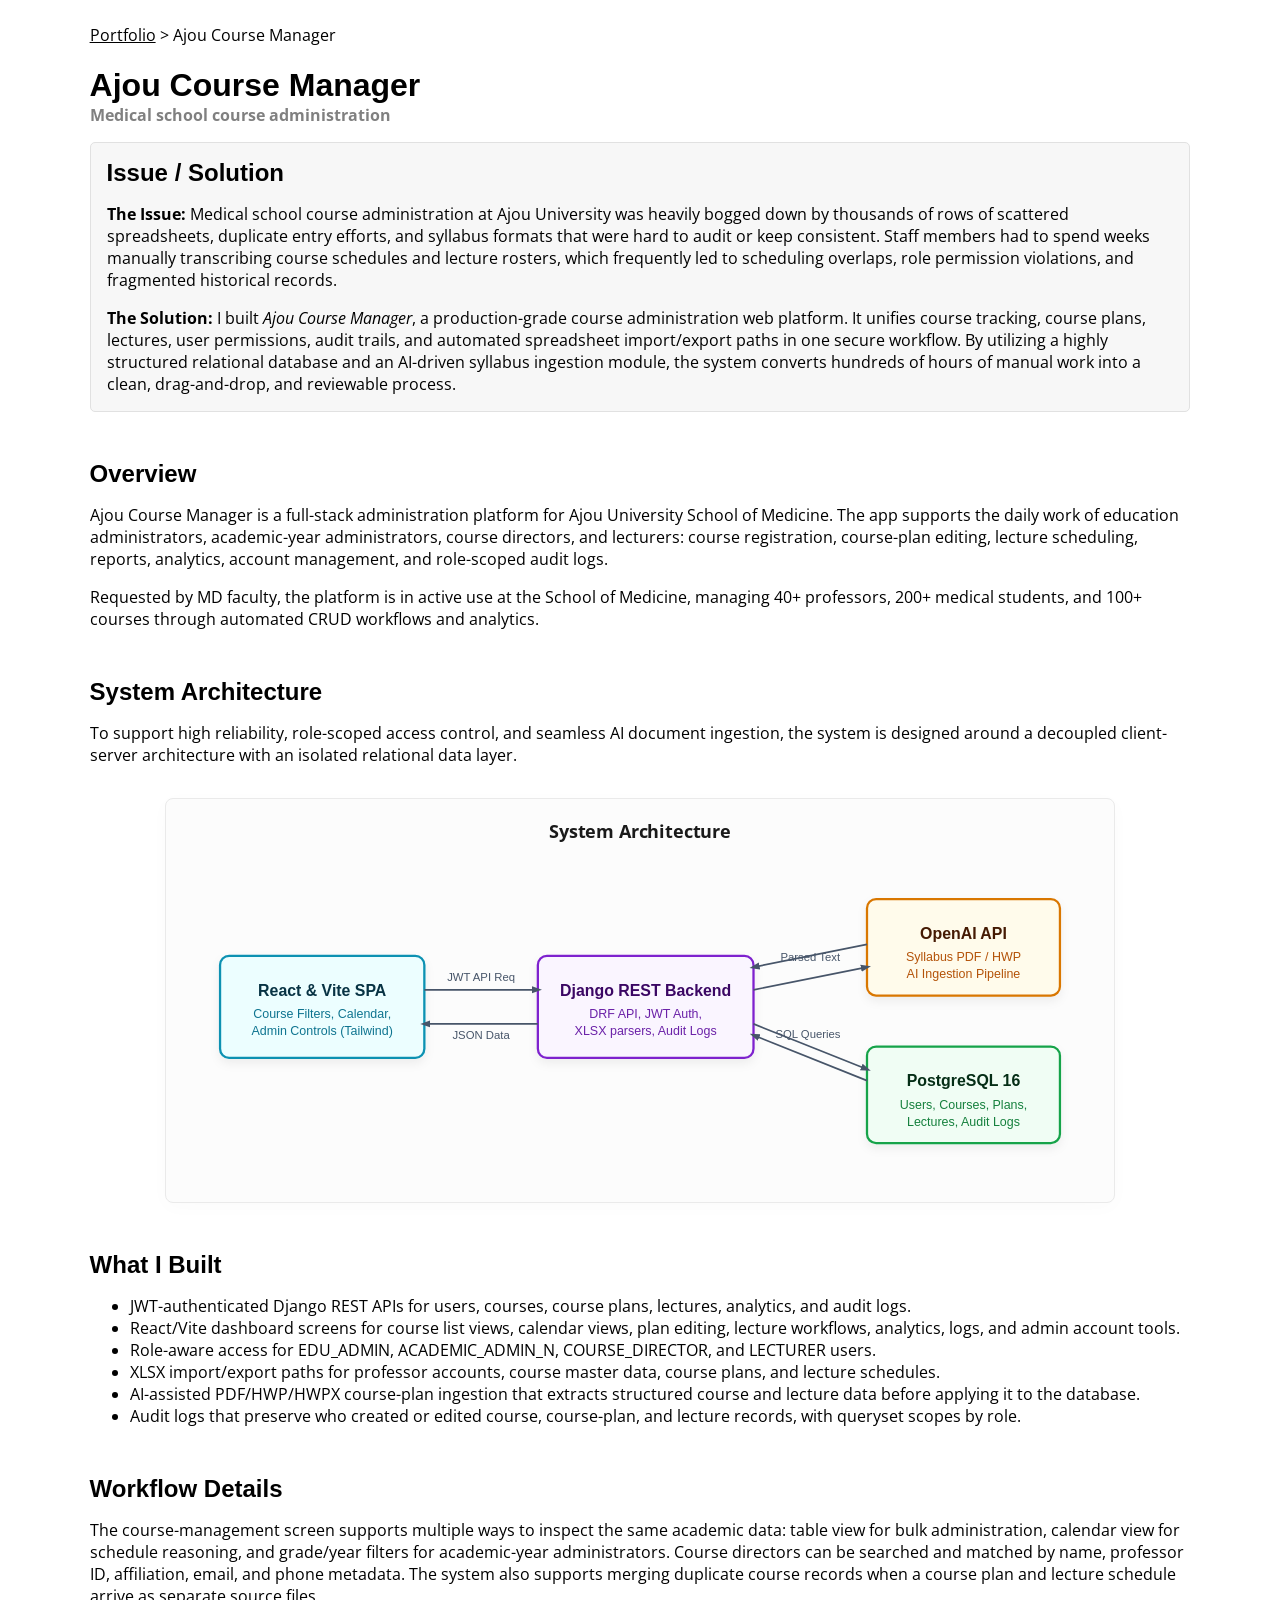
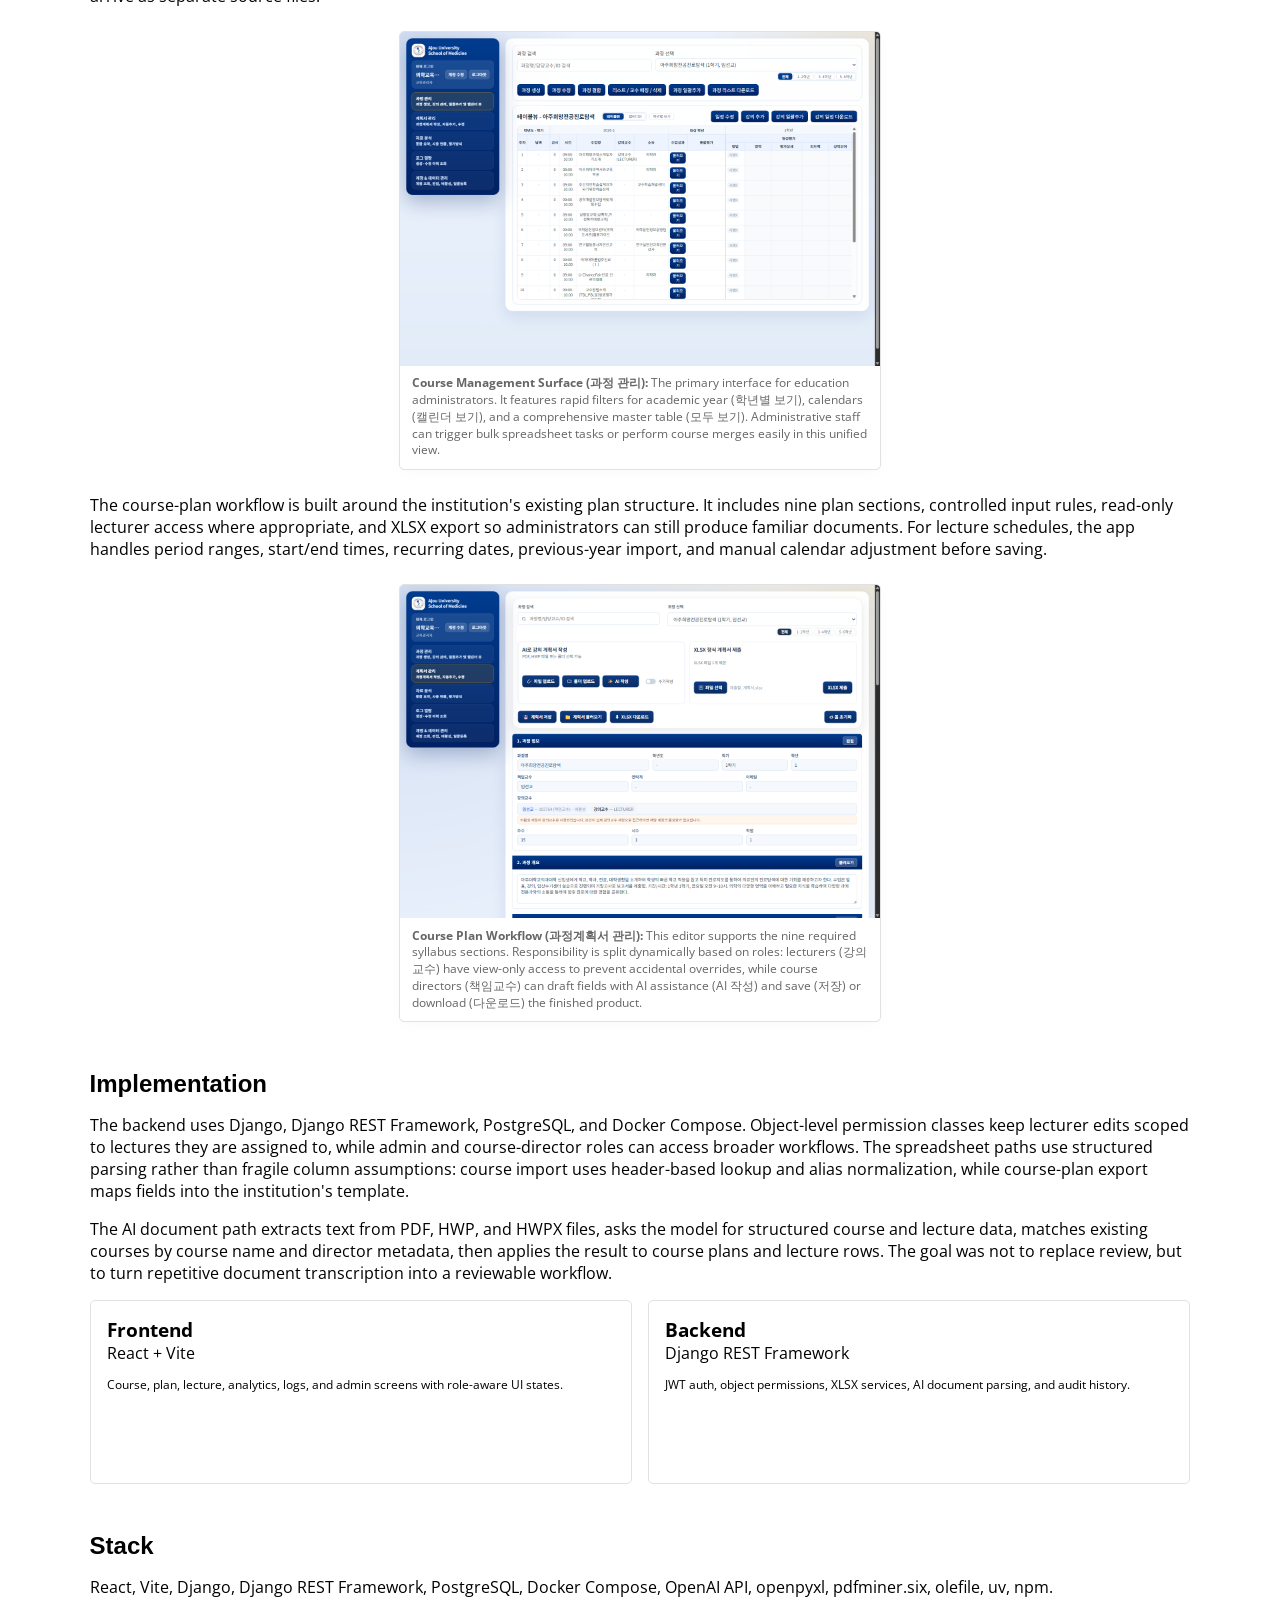
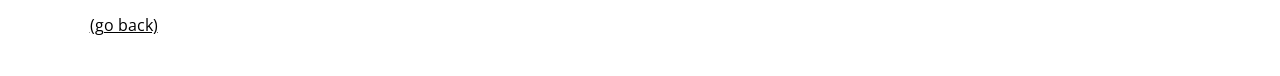
<file: projects/ajou-course-manager/index.html>
<!doctype html>
<html lang="en">
  <head>
    <meta charset="utf-8" />
    <meta name="viewport" content="width=device-width, maximum-scale=1.0, user-scalable=yes" />
    <title>Ajou Course Manager / Seheon David Chang</title>
    <link rel="stylesheet" href="../../styles.css" />
  </head>
  <body>
    <main>
      <p class="breadcrumb"><a href="../../">Portfolio</a> &gt; Ajou Course Manager</p>
      <h1 class="project-page-title">Ajou Course Manager</h1>
      <p class="project-subtitle">Medical school course administration</p>

      <section class="issue-summary">
        <h2>Issue / Solution</h2>
        <div class="issue-solution-content">
          <p>
            <strong>The Issue:</strong> Medical school course administration at Ajou University was heavily bogged down by thousands of rows of scattered spreadsheets, duplicate entry efforts, and syllabus formats that were hard to audit or keep consistent. Staff members had to spend weeks manually transcribing course schedules and lecture rosters, which frequently led to scheduling overlaps, role permission violations, and fragmented historical records.
          </p>
          <p>
            <strong>The Solution:</strong> I built <em>Ajou Course Manager</em>, a production-grade course administration web platform. It unifies course tracking, course plans, lectures, user permissions, audit trails, and automated spreadsheet import/export paths in one secure workflow. By utilizing a highly structured relational database and an AI-driven syllabus ingestion module, the system converts hundreds of hours of manual work into a clean, drag-and-drop, and reviewable process.
          </p>
        </div>
      </section>

      <h2>Overview</h2>
      <p>
        Ajou Course Manager is a full-stack administration platform for Ajou University
        School of Medicine. The app supports the daily work of education administrators,
        academic-year administrators, course directors, and lecturers: course registration,
        course-plan editing, lecture scheduling, reports, analytics, account management,
        and role-scoped audit logs.
      </p>
      <p>
        Requested by MD faculty, the platform is in active use at the School of Medicine,
        managing 40+ professors, 200+ medical students, and 100+ courses through automated
        CRUD workflows and analytics.
      </p>

      <h2>System Architecture</h2>
      <p>
        To support high reliability, role-scoped access control, and seamless AI document ingestion, the system is designed around a decoupled client-server architecture with an isolated relational data layer.
      </p>

      <div class="architecture-diagram">
        <h3>System Architecture</h3>
        <svg viewBox="0 0 800 280" width="100%" xmlns="http://www.w3.org/2000/svg">
          <!-- Definitions for markers and shadows -->
          <defs>
            <marker id="arrow" viewBox="0 0 10 10" refX="6" refY="5" markerWidth="6" markerHeight="6" orient="auto-start-reverse">
              <path d="M 0 1.5 L 10 5 L 0 8.5 z" fill="#475569" />
            </marker>
            <filter id="shadow" x="-5%" y="-5%" width="110%" height="115%" filterUnits="userSpaceOnUse">
              <feDropShadow dx="0" dy="4" stdDeviation="4" flood-color="#000000" flood-opacity="0.06" />
            </filter>
          </defs>

          <!-- React Client -->
          <rect x="30" y="80" width="180" height="90" rx="8" fill="#ecfeff" stroke="#0891b2" stroke-width="2" filter="url(#shadow)" />
          <text x="120" y="115" font-family="Helvetica, sans-serif" font-weight="bold" font-size="14" fill="#083344" text-anchor="middle">React &amp; Vite SPA</text>
          <text x="120" y="135" font-family="Helvetica, sans-serif" font-size="11" fill="#0e7490" text-anchor="middle">Course Filters, Calendar,</text>
          <text x="120" y="150" font-family="Helvetica, sans-serif" font-size="11" fill="#0e7490" text-anchor="middle">Admin Controls (Tailwind)</text>

          <!-- DRF Backend -->
          <rect x="310" y="80" width="190" height="90" rx="8" fill="#faf5ff" stroke="#7e22ce" stroke-width="2" filter="url(#shadow)" />
          <text x="405" y="115" font-family="Helvetica, sans-serif" font-weight="bold" font-size="14" fill="#3b0764" text-anchor="middle">Django REST Backend</text>
          <text x="405" y="135" font-family="Helvetica, sans-serif" font-size="11" fill="#6b21a8" text-anchor="middle">DRF API, JWT Auth,</text>
          <text x="405" y="150" font-family="Helvetica, sans-serif" font-size="11" fill="#6b21a8" text-anchor="middle">XLSX parsers, Audit Logs</text>

          <!-- PostgreSQL -->
          <rect x="600" y="160" width="170" height="85" rx="8" fill="#f0fdf4" stroke="#16a34a" stroke-width="2" filter="url(#shadow)" />
          <text x="685" y="195" font-family="Helvetica, sans-serif" font-weight="bold" font-size="14" fill="#052e16" text-anchor="middle">PostgreSQL 16</text>
          <text x="685" y="215" font-family="Helvetica, sans-serif" font-size="11" fill="#15803d" text-anchor="middle">Users, Courses, Plans,</text>
          <text x="685" y="230" font-family="Helvetica, sans-serif" font-size="11" fill="#15803d" text-anchor="middle">Lectures, Audit Logs</text>

          <!-- OpenAI -->
          <rect x="600" y="30" width="170" height="85" rx="8" fill="#fffbeb" stroke="#d97706" stroke-width="2" filter="url(#shadow)" />
          <text x="685" y="65" font-family="Helvetica, sans-serif" font-weight="bold" font-size="14" fill="#451a03" text-anchor="middle">OpenAI API</text>
          <text x="685" y="85" font-family="Helvetica, sans-serif" font-size="11" fill="#b45309" text-anchor="middle">Syllabus PDF / HWP</text>
          <text x="685" y="100" font-family="Helvetica, sans-serif" font-size="11" fill="#b45309" text-anchor="middle">AI Ingestion Pipeline</text>

          <!-- Arrows -->
          <!-- Client <-> Django -->
          <path d="M 210 110 L 310 110" stroke="#475569" stroke-width="1.5" marker-end="url(#arrow)" />
          <path d="M 310 140 L 210 140" stroke="#475569" stroke-width="1.5" marker-end="url(#arrow)" />
          <text x="260" y="102" font-family="Helvetica, sans-serif" font-size="10" fill="#475569" text-anchor="middle">JWT API Req</text>
          <text x="260" y="153" font-family="Helvetica, sans-serif" font-size="10" fill="#475569" text-anchor="middle">JSON Data</text>

          <!-- Django <-> Postgres -->
          <path d="M 500 140 L 600 180" stroke="#475569" stroke-width="1.5" marker-end="url(#arrow)" />
          <path d="M 600 190 L 500 150" stroke="#475569" stroke-width="1.5" marker-end="url(#arrow)" />
          <text x="548" y="152" font-family="Helvetica, sans-serif" font-size="10" fill="#475569" text-anchor="middle">SQL Queries</text>

          <!-- Django <-> OpenAI -->
          <path d="M 500 110 L 600 90" stroke="#475569" stroke-width="1.5" marker-end="url(#arrow)" />
          <path d="M 600 70 L 500 90" stroke="#475569" stroke-width="1.5" marker-end="url(#arrow)" />
          <text x="550" y="85" font-family="Helvetica, sans-serif" font-size="10" fill="#475569" text-anchor="middle">Parsed Text</text>
        </svg>
      </div>

      <h2>What I Built</h2>
      <ul>
        <li>JWT-authenticated Django REST APIs for users, courses, course plans, lectures, analytics, and audit logs.</li>
        <li>React/Vite dashboard screens for course list views, calendar views, plan editing, lecture workflows, analytics, logs, and admin account tools.</li>
        <li>Role-aware access for EDU_ADMIN, ACADEMIC_ADMIN_N, COURSE_DIRECTOR, and LECTURER users.</li>
        <li>XLSX import/export paths for professor accounts, course master data, course plans, and lecture schedules.</li>
        <li>AI-assisted PDF/HWP/HWPX course-plan ingestion that extracts structured course and lecture data before applying it to the database.</li>
        <li>Audit logs that preserve who created or edited course, course-plan, and lecture records, with queryset scopes by role.</li>
      </ul>

      <h2>Workflow Details</h2>
      <p>
        The course-management screen supports multiple ways to inspect the same academic data:
        table view for bulk administration, calendar view for schedule reasoning, and
        grade/year filters for academic-year administrators. Course directors can be searched
        and matched by name, professor ID, affiliation, email, and phone metadata. The system
        also supports merging duplicate course records when a course plan and lecture schedule
        arrive as separate source files.
      </p>

      <figure class="media-card full-aspect">
        <img src="../../assets/ajou-courses-ui.png" alt="Ajou Course Manager course table interface" />
        <figcaption style="padding: 0.85em 1em;">
          <strong>Course Management Surface (과정 관리):</strong> The primary interface for education administrators. It features rapid filters for academic year (학년별 보기), calendars (캘린더 보기), and a comprehensive master table (모두 보기). Administrative staff can trigger bulk spreadsheet tasks or perform course merges easily in this unified view.
        </figcaption>
      </figure>

      <p>
        The course-plan workflow is built around the institution's existing plan structure.
        It includes nine plan sections, controlled input rules, read-only lecturer access where
        appropriate, and XLSX export so administrators can still produce familiar documents.
        For lecture schedules, the app handles period ranges, start/end times, recurring dates,
        previous-year import, and manual calendar adjustment before saving.
      </p>

      <figure class="media-card full-aspect">
        <img src="../../assets/ajou-plans-ui.png" alt="Ajou Course Manager course plan editor interface" />
        <figcaption style="padding: 0.85em 1em;">
          <strong>Course Plan Workflow (과정계획서 관리):</strong> This editor supports the nine required syllabus sections. Responsibility is split dynamically based on roles: lecturers (강의교수) have view-only access to prevent accidental overrides, while course directors (책임교수) can draft fields with AI assistance (AI 작성) and save (저장) or download (다운로드) the finished product.
        </figcaption>
      </figure>

      <h2>Implementation</h2>
      <p>
        The backend uses Django, Django REST Framework, PostgreSQL, and Docker Compose.
        Object-level permission classes keep lecturer edits scoped to lectures they are assigned
        to, while admin and course-director roles can access broader workflows. The spreadsheet
        paths use structured parsing rather than fragile column assumptions: course import uses
        header-based lookup and alias normalization, while course-plan export maps fields into
        the institution's template.
      </p>
      <p>
        The AI document path extracts text from PDF, HWP, and HWPX files, asks the model for
        structured course and lecture data, matches existing courses by course name and director
        metadata, then applies the result to course plans and lecture rows. The goal was not to
        replace review, but to turn repetitive document transcription into a reviewable workflow.
      </p>

      <div class="meta-list">
        <div class="box">
          <div class="dense">
            <h3>Frontend</h3>
            React + Vite
          </div>
          <p class="small">Course, plan, lecture, analytics, logs, and admin screens with role-aware UI states.</p>
        </div>
        <div class="box">
          <div class="dense">
            <h3>Backend</h3>
            Django REST Framework
          </div>
          <p class="small">JWT auth, object permissions, XLSX services, AI document parsing, and audit history.</p>
        </div>
      </div>

      <h2>Stack</h2>
      <p>
        React, Vite, Django, Django REST Framework, PostgreSQL, Docker Compose, OpenAI API,
        openpyxl, pdfminer.six, olefile, uv, npm.
      </p>

      <p><a href="../../#projects">(go back)</a></p>
    </main>
  </body>
</html>
</file>
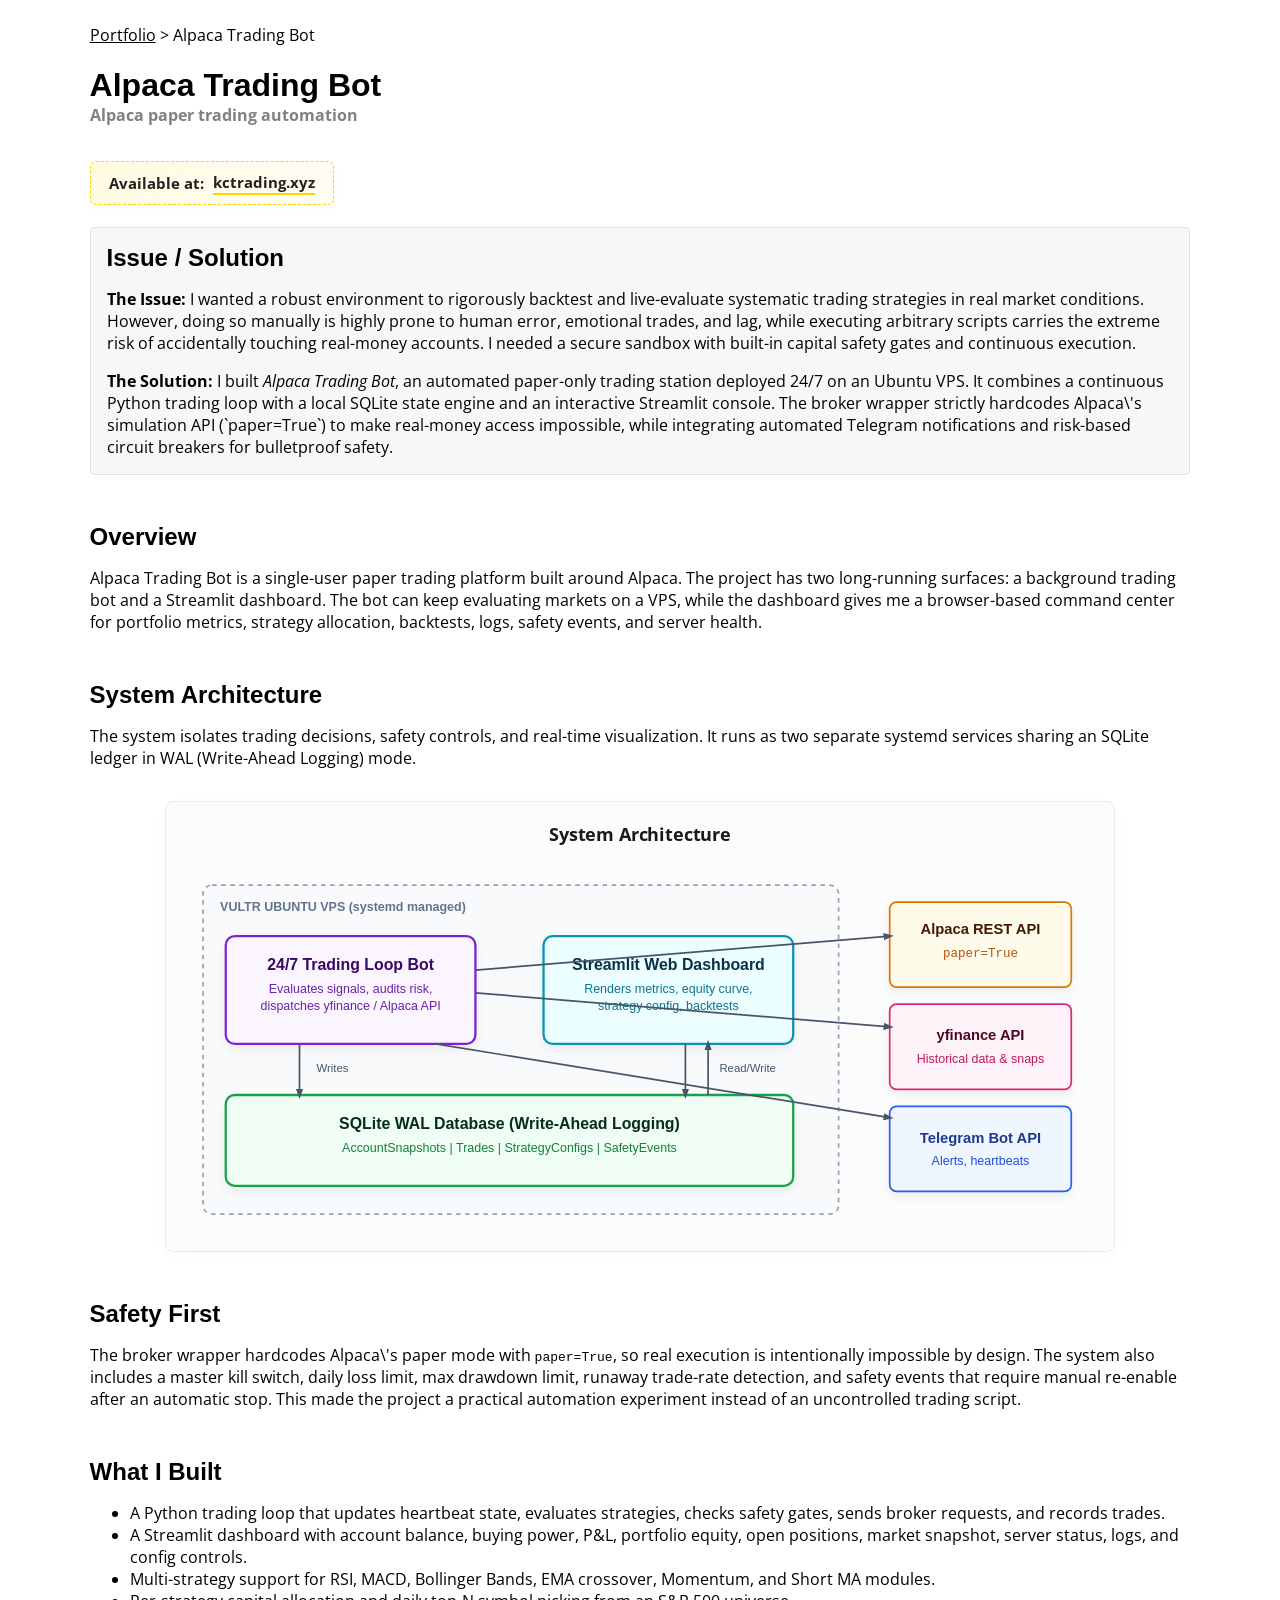
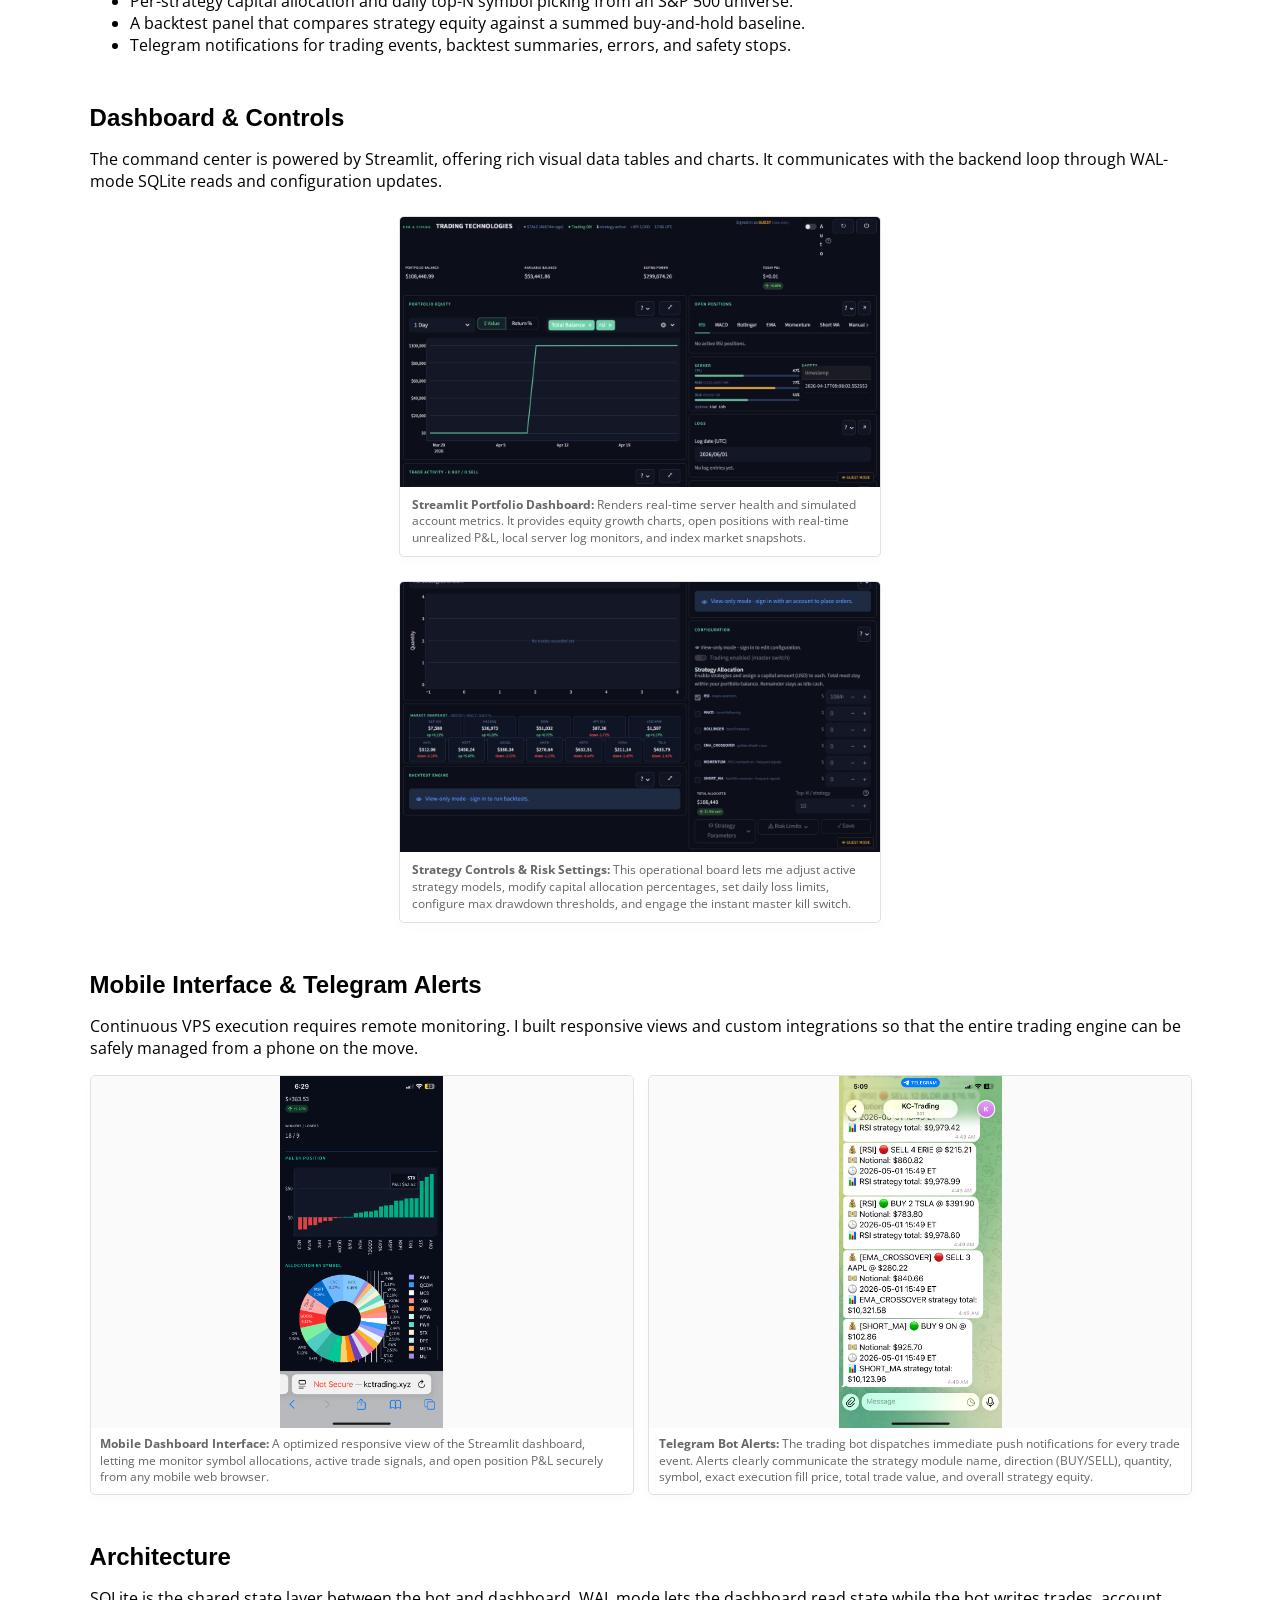
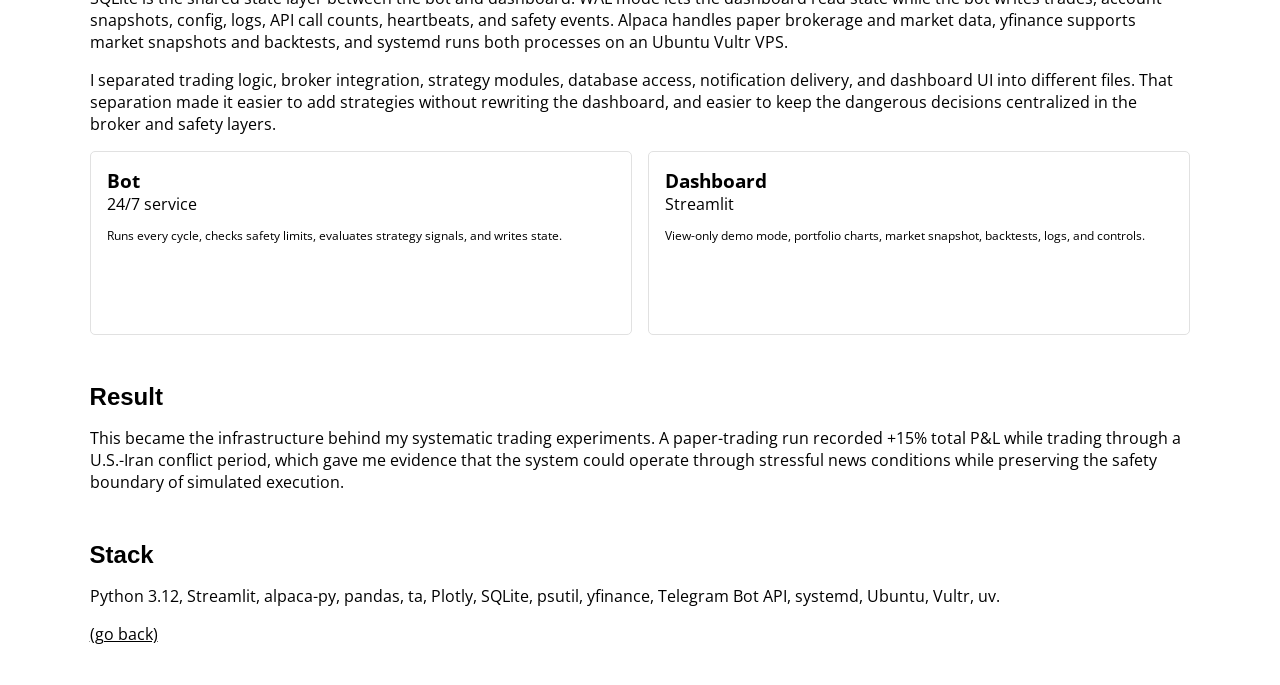
<file: projects/alpaca-trading-bot/index.html>
<!doctype html>
<html lang="en">
  <head>
    <meta charset="utf-8" />
    <meta name="viewport" content="width=device-width, maximum-scale=1.0, user-scalable=yes" />
    <title>Alpaca Trading Bot / Seheon David Chang</title>
    <link rel="stylesheet" href="../../styles.css" />
  </head>
  <body>
    <main>
      <p class="breadcrumb"><a href="../../">Portfolio</a> &gt; Alpaca Trading Bot</p>
      <h1 class="project-page-title">Alpaca Trading Bot</h1>
      <p class="project-subtitle">Alpaca paper trading automation</p>
      <p class="available-line">
        Available at:
        <a href="http://kctrading.xyz" target="_blank" rel="noreferrer">kctrading.xyz</a>
      </p>

      <section class="issue-summary">
        <h2>Issue / Solution</h2>
        <div class="issue-solution-content">
          <p>
            <strong>The Issue:</strong> I wanted a robust environment to rigorously backtest and live-evaluate systematic trading strategies in real market conditions. However, doing so manually is highly prone to human error, emotional trades, and lag, while executing arbitrary scripts carries the extreme risk of accidentally touching real-money accounts. I needed a secure sandbox with built-in capital safety gates and continuous execution.
          </p>
          <p>
            <strong>The Solution:</strong> I built <em>Alpaca Trading Bot</em>, an automated paper-only trading station deployed 24/7 on an Ubuntu VPS. It combines a continuous Python trading loop with a local SQLite state engine and an interactive Streamlit console. The broker wrapper strictly hardcodes Alpaca\'s simulation API (`paper=True`) to make real-money access impossible, while integrating automated Telegram notifications and risk-based circuit breakers for bulletproof safety.
          </p>
        </div>
      </section>

      <h2>Overview</h2>
      <p>
        Alpaca Trading Bot is a single-user paper trading platform built around Alpaca. The project has
        two long-running surfaces: a background trading bot and a Streamlit dashboard. The bot
        can keep evaluating markets on a VPS, while the dashboard gives me a browser-based
        command center for portfolio metrics, strategy allocation, backtests, logs, safety
        events, and server health.
      </p>

      <h2>System Architecture</h2>
      <p>
        The system isolates trading decisions, safety controls, and real-time visualization. It runs as two separate systemd services sharing an SQLite ledger in WAL (Write-Ahead Logging) mode.
      </p>

      <div class="architecture-diagram">
        <h3>System Architecture</h3>
        <svg viewBox="0 0 800 320" width="100%" xmlns="http://www.w3.org/2000/svg">
          <defs>
            <marker id="arrow-kc" viewBox="0 0 10 10" refX="6" refY="5" markerWidth="6" markerHeight="6" orient="auto-start-reverse">
              <path d="M 0 1.5 L 10 5 L 0 8.5 z" fill="#475569" />
            </marker>
            <filter id="shadow-kc" x="-5%" y="-5%" width="110%" height="115%" filterUnits="userSpaceOnUse">
              <feDropShadow dx="0" dy="4" stdDeviation="4" flood-color="#000000" flood-opacity="0.06" />
            </filter>
          </defs>

          <!-- VPS border container -->
          <rect x="15" y="15" width="560" height="290" rx="8" fill="#f8fafc" stroke="#94a3b8" stroke-width="1.5" stroke-dasharray="4,4" />
          <text x="30" y="38" font-family="Helvetica, sans-serif" font-weight="bold" font-size="11" fill="#64748b">VULTR UBUNTU VPS (systemd managed)</text>

          <!-- 24/7 Bot Loop -->
          <rect x="35" y="60" width="220" height="95" rx="8" fill="#faf5ff" stroke="#7e22ce" stroke-width="2" filter="url(#shadow-kc)" />
          <text x="145" y="90" font-family="Helvetica, sans-serif" font-weight="bold" font-size="14" fill="#3b0764" text-anchor="middle">24/7 Trading Loop Bot</text>
          <text x="145" y="110" font-family="Helvetica, sans-serif" font-size="11" fill="#6b21a8" text-anchor="middle">Evaluates signals, audits risk,</text>
          <text x="145" y="125" font-family="Helvetica, sans-serif" font-size="11" fill="#6b21a8" text-anchor="middle">dispatches yfinance / Alpaca API</text>

          <!-- Streamlit Dashboard -->
          <rect x="315" y="60" width="220" height="95" rx="8" fill="#ecfeff" stroke="#0891b2" stroke-width="2" filter="url(#shadow-kc)" />
          <text x="425" y="90" font-family="Helvetica, sans-serif" font-weight="bold" font-size="14" fill="#083344" text-anchor="middle">Streamlit Web Dashboard</text>
          <text x="425" y="110" font-family="Helvetica, sans-serif" font-size="11" fill="#0e7490" text-anchor="middle">Renders metrics, equity curve,</text>
          <text x="425" y="125" font-family="Helvetica, sans-serif" font-size="11" fill="#0e7490" text-anchor="middle">strategy config, backtests</text>

          <!-- SQLite WAL -->
          <rect x="35" y="200" width="500" height="80" rx="8" fill="#f0fdf4" stroke="#16a34a" stroke-width="2" filter="url(#shadow-kc)" />
          <text x="285" y="230" font-family="Helvetica, sans-serif" font-weight="bold" font-size="14" fill="#052e16" text-anchor="middle">SQLite WAL Database (Write-Ahead Logging)</text>
          <text x="285" y="250" font-family="Helvetica, sans-serif" font-size="11" fill="#15803d" text-anchor="middle">AccountSnapshots | Trades | StrategyConfigs | SafetyEvents</text>

          <!-- Alpaca API -->
          <rect x="620" y="30" width="160" height="75" rx="6" fill="#fffbeb" stroke="#d97706" stroke-width="1.5" filter="url(#shadow-kc)" />
          <text x="700" y="58" font-family="Helvetica, sans-serif" font-weight="bold" font-size="13" fill="#451a03" text-anchor="middle">Alpaca REST API</text>
          <text x="700" y="78" font-family="Courier, monospace" font-size="11" fill="#b45309" text-anchor="middle">paper=True</text>

          <!-- yfinance -->
          <rect x="620" y="120" width="160" height="75" rx="6" fill="#fdf2f8" stroke="#db2777" stroke-width="1.5" filter="url(#shadow-kc)" />
          <text x="700" y="152" font-family="Helvetica, sans-serif" font-weight="bold" font-size="13" fill="#500724" text-anchor="middle">yfinance API</text>
          <text x="700" y="172" font-family="Helvetica, sans-serif" font-size="11" fill="#be185d" text-anchor="middle">Historical data &amp; snaps</text>

          <!-- Telegram API -->
          <rect x="620" y="210" width="160" height="75" rx="6" fill="#eff6ff" stroke="#2563eb" stroke-width="1.5" filter="url(#shadow-kc)" />
          <text x="700" y="242" font-family="Helvetica, sans-serif" font-weight="bold" font-size="13" fill="#1e3a8a" text-anchor="middle">Telegram Bot API</text>
          <text x="700" y="262" font-family="Helvetica, sans-serif" font-size="11" fill="#1d4ed8" text-anchor="middle">Alerts, heartbeats</text>

          <!-- Connection Arrows -->
          <!-- Bot Write DB -->
          <path d="M 100 155 L 100 200" stroke="#475569" stroke-width="1.5" marker-end="url(#arrow-kc)" />
          <text x="115" y="180" font-family="Helvetica, sans-serif" font-size="10" fill="#475569">Writes</text>

          <!-- Streamlit Read/Write DB -->
          <path d="M 460 200 L 460 155" stroke="#475569" stroke-width="1.5" marker-end="url(#arrow-kc)" />
          <path d="M 440 155 L 440 200" stroke="#475569" stroke-width="1.5" marker-end="url(#arrow-kc)" />
          <text x="470" y="180" font-family="Helvetica, sans-serif" font-size="10" fill="#475569">Read/Write</text>

          <!-- Bot -> Alpaca -->
          <path d="M 255 90 L 620 60" stroke="#475569" stroke-width="1.5" marker-end="url(#arrow-kc)" />
          <!-- Bot -> yfinance -->
          <path d="M 255 110 L 620 140" stroke="#475569" stroke-width="1.5" marker-end="url(#arrow-kc)" />
          <!-- Bot -> Telegram -->
          <path d="M 220 155 L 620 220" stroke="#475569" stroke-width="1.5" marker-end="url(#arrow-kc)" />
        </svg>
      </div>

      <h2>Safety First</h2>
      <p>
        The broker wrapper hardcodes Alpaca\'s paper mode with <code>paper=True</code>, so real
        execution is intentionally impossible by design. The system also includes a master kill
        switch, daily loss limit, max drawdown limit, runaway trade-rate detection, and safety
        events that require manual re-enable after an automatic stop. This made the project a
        practical automation experiment instead of an uncontrolled trading script.
      </p>

      <h2>What I Built</h2>
      <ul>
        <li>A Python trading loop that updates heartbeat state, evaluates strategies, checks safety gates, sends broker requests, and records trades.</li>
        <li>A Streamlit dashboard with account balance, buying power, P&amp;L, portfolio equity, open positions, market snapshot, server status, logs, and config controls.</li>
        <li>Multi-strategy support for RSI, MACD, Bollinger Bands, EMA crossover, Momentum, and Short MA modules.</li>
        <li>Per-strategy capital allocation and daily top-N symbol picking from an S&amp;P 500 universe.</li>
        <li>A backtest panel that compares strategy equity against a summed buy-and-hold baseline.</li>
        <li>Telegram notifications for trading events, backtest summaries, errors, and safety stops.</li>
      </ul>

      <h2>Dashboard &amp; Controls</h2>
      <p>
        The command center is powered by Streamlit, offering rich visual data tables and charts. It communicates with the backend loop through WAL-mode SQLite reads and configuration updates.
      </p>

      <figure class="media-card full-aspect">
        <img src="../../assets/kc-trading-dashboard-ui.png" alt="Alpaca Trading Bot portfolio dashboard" />
        <figcaption style="padding: 0.85em 1em;">
          <strong>Streamlit Portfolio Dashboard:</strong> Renders real-time server health and simulated account metrics. It provides equity growth charts, open positions with real-time unrealized P&amp;L, local server log monitors, and index market snapshots.
        </figcaption>
      </figure>

      <figure class="media-card full-aspect">
        <img src="../../assets/kc-trading-controls-ui.png" alt="Alpaca Trading Bot strategy allocation and risk controls" />
        <figcaption style="padding: 0.85em 1em;">
          <strong>Strategy Controls &amp; Risk Settings:</strong> This operational board lets me adjust active strategy models, modify capital allocation percentages, set daily loss limits, configure max drawdown thresholds, and engage the instant master kill switch.
        </figcaption>
      </figure>

      <h2>Mobile Interface &amp; Telegram Alerts</h2>
      <p>
        Continuous VPS execution requires remote monitoring. I built responsive views and custom integrations so that the entire trading engine can be safely managed from a phone on the move.
      </p>

      <div class="figure-grid">
        <figure class="media-card tall">
          <img src="../../assets/kctradingfromPhone.png" alt="Alpaca Trading Bot mobile dashboard with P&L by position" loading="lazy" />
          <figcaption>
            <strong>Mobile Dashboard Interface:</strong> A optimized responsive view of the Streamlit dashboard, letting me monitor symbol allocations, active trade signals, and open position P&amp;L securely from any mobile web browser.
          </figcaption>
        </figure>
        <figure class="media-card tall">
          <img src="../../assets/kctradingfromphone2.png" alt="Alpaca Trading Bot Telegram bot trade alerts" loading="lazy" />
          <figcaption>
            <strong>Telegram Bot Alerts:</strong> The trading bot dispatches immediate push notifications for every trade event. Alerts clearly communicate the strategy module name, direction (BUY/SELL), quantity, symbol, exact execution fill price, total trade value, and overall strategy equity.
          </figcaption>
        </figure>
      </div>

      <h2>Architecture</h2>
      <p>
        SQLite is the shared state layer between the bot and dashboard. WAL mode lets the
        dashboard read state while the bot writes trades, account snapshots, config, logs,
        API call counts, heartbeats, and safety events. Alpaca handles paper brokerage and
        market data, yfinance supports market snapshots and backtests, and systemd runs both
        processes on an Ubuntu Vultr VPS.
      </p>
      <p>
        I separated trading logic, broker integration, strategy modules, database access,
        notification delivery, and dashboard UI into different files. That separation made it
        easier to add strategies without rewriting the dashboard, and easier to keep the
        dangerous decisions centralized in the broker and safety layers.
      </p>

      <div class="meta-list">
        <div class="box">
          <div class="dense">
            <h3>Bot</h3>
            24/7 service
          </div>
          <p class="small">Runs every cycle, checks safety limits, evaluates strategy signals, and writes state.</p>
        </div>
        <div class="box">
          <div class="dense">
            <h3>Dashboard</h3>
            Streamlit
          </div>
          <p class="small">View-only demo mode, portfolio charts, market snapshot, backtests, logs, and controls.</p>
        </div>
      </div>

      <h2>Result</h2>
      <p>
        This became the infrastructure behind my systematic trading experiments. A paper-trading
        run recorded +15% total P&amp;L while trading through a U.S.-Iran conflict period, which
        gave me evidence that the system could operate through stressful news conditions while
        preserving the safety boundary of simulated execution.
      </p>

      <h2>Stack</h2>
      <p>
        Python 3.12, Streamlit, alpaca-py, pandas, ta, Plotly, SQLite, psutil, yfinance,
        Telegram Bot API, systemd, Ubuntu, Vultr, uv.
      </p>

      <p><a href="../../#projects">(go back)</a></p>
    </main>
  </body>
</html>
</file>
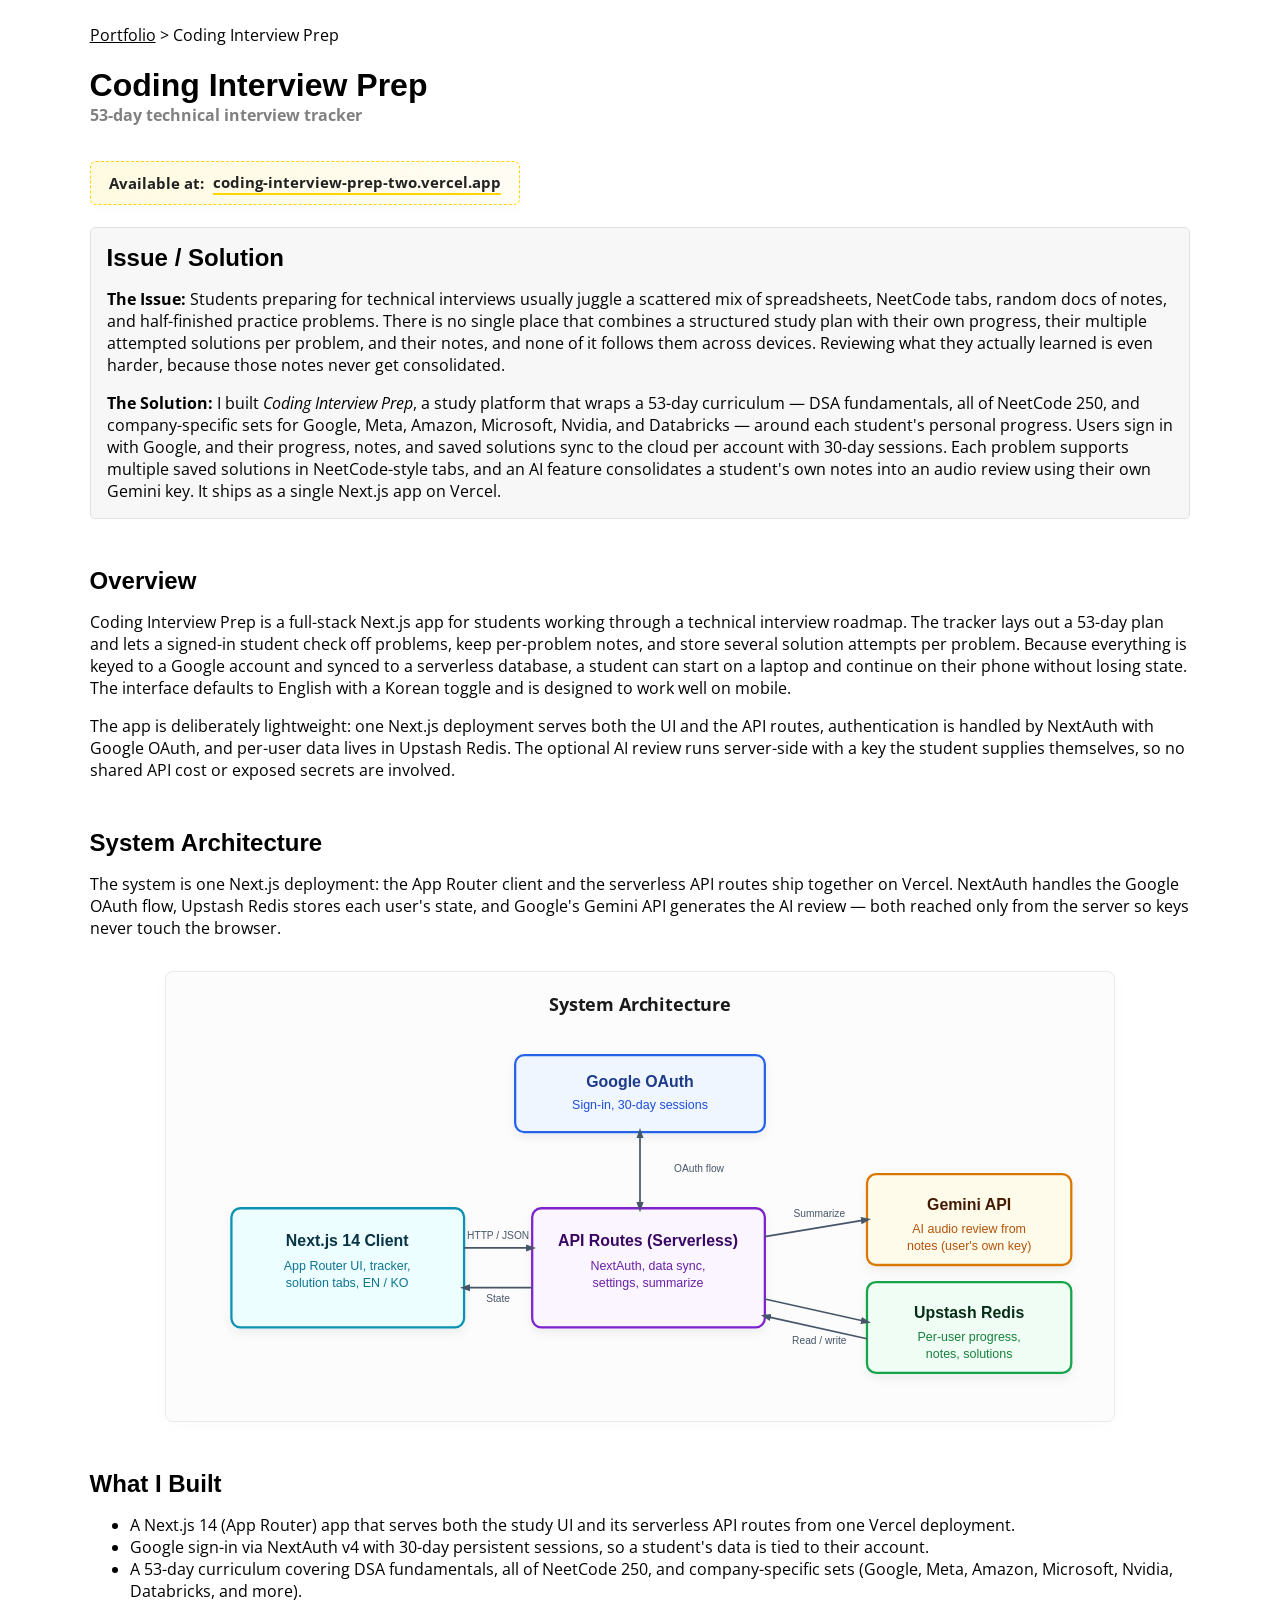
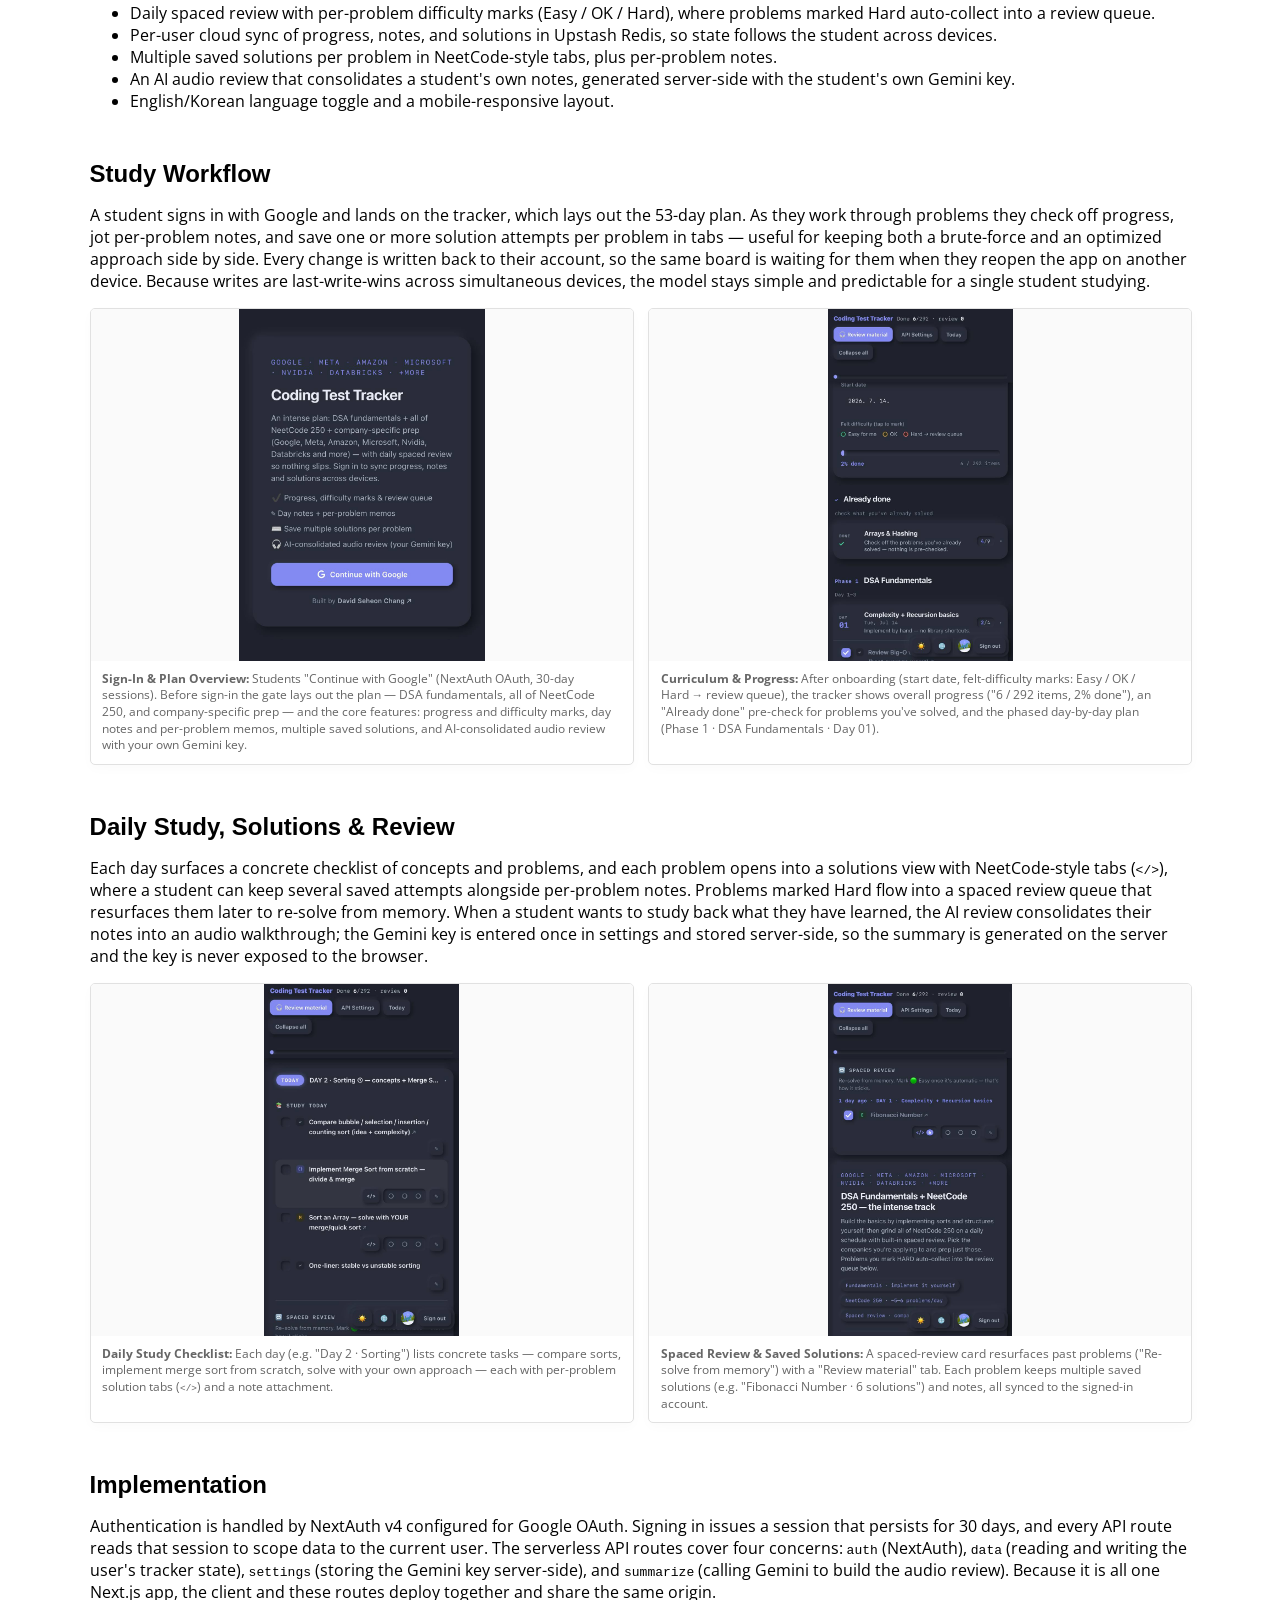
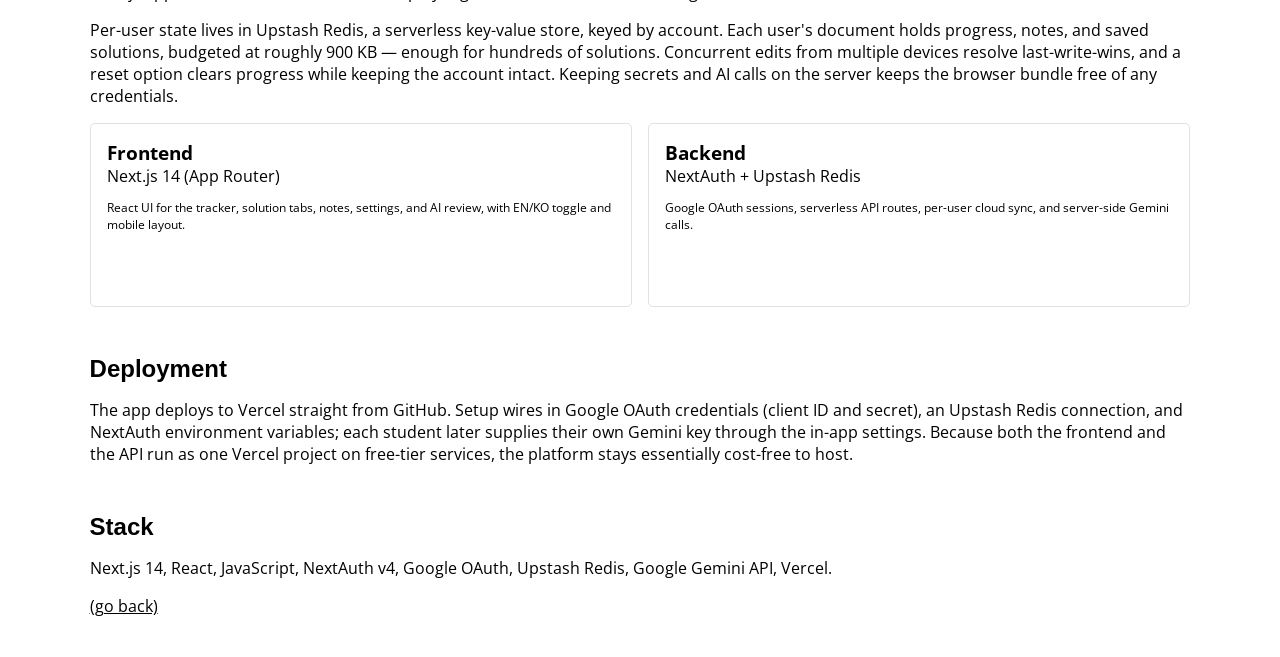
<file: projects/coding-interview-prep/index.html>
<!doctype html>
<html lang="en">
  <head>
    <meta charset="utf-8" />
    <meta name="viewport" content="width=device-width, maximum-scale=1.0, user-scalable=yes" />
    <title>Coding Interview Prep / Seheon David Chang</title>
    <link rel="stylesheet" href="../../styles.css" />
  </head>
  <body>
    <main>
      <p class="breadcrumb"><a href="../../">Portfolio</a> &gt; Coding Interview Prep</p>
      <h1 class="project-page-title">Coding Interview Prep</h1>
      <p class="project-subtitle">53-day technical interview tracker</p>
      <p class="available-line">
        Available at:
        <a href="https://coding-interview-prep-two.vercel.app/" target="_blank" rel="noreferrer">coding-interview-prep-two.vercel.app</a>
      </p>

      <section class="issue-summary">
        <h2>Issue / Solution</h2>
        <div class="issue-solution-content">
          <p>
            <strong>The Issue:</strong> Students preparing for technical interviews usually juggle
            a scattered mix of spreadsheets, NeetCode tabs, random docs of notes, and half-finished
            practice problems. There is no single place that combines a structured study plan with
            their own progress, their multiple attempted solutions per problem, and their notes,
            and none of it follows them across devices. Reviewing what they actually learned is
            even harder, because those notes never get consolidated.
          </p>
          <p>
            <strong>The Solution:</strong> I built <em>Coding Interview Prep</em>, a study platform
            that wraps a 53-day curriculum &mdash; DSA fundamentals, all of NeetCode 250, and
            company-specific sets for Google, Meta, Amazon, Microsoft, Nvidia, and Databricks &mdash; around
            each student's personal progress. Users sign in with Google, and their progress, notes,
            and saved solutions sync to the cloud per account with 30-day sessions. Each problem
            supports multiple saved solutions in NeetCode-style tabs, and an AI feature consolidates
            a student's own notes into an audio review using their own Gemini key. It ships as a
            single Next.js app on Vercel.
          </p>
        </div>
      </section>

      <h2>Overview</h2>
      <p>
        Coding Interview Prep is a full-stack Next.js app for students working through a technical
        interview roadmap. The tracker lays out a 53-day plan and lets a signed-in student check
        off problems, keep per-problem notes, and store several solution attempts per problem.
        Because everything is keyed to a Google account and synced to a serverless database, a
        student can start on a laptop and continue on their phone without losing state. The
        interface defaults to English with a Korean toggle and is designed to work well on mobile.
      </p>
      <p>
        The app is deliberately lightweight: one Next.js deployment serves both the UI and the
        API routes, authentication is handled by NextAuth with Google OAuth, and per-user data
        lives in Upstash Redis. The optional AI review runs server-side with a key the student
        supplies themselves, so no shared API cost or exposed secrets are involved.
      </p>

      <h2>System Architecture</h2>
      <p>
        The system is one Next.js deployment: the App Router client and the serverless API routes
        ship together on Vercel. NextAuth handles the Google OAuth flow, Upstash Redis stores each
        user's state, and Google's Gemini API generates the AI review &mdash; both reached only
        from the server so keys never touch the browser.
      </p>

      <div class="architecture-diagram">
        <h3>System Architecture</h3>
        <svg viewBox="0 0 800 320" width="100%" xmlns="http://www.w3.org/2000/svg">
          <defs>
            <marker id="arrow-cip" viewBox="0 0 10 10" refX="6" refY="5" markerWidth="6" markerHeight="6" orient="auto-start-reverse">
              <path d="M 0 1.5 L 10 5 L 0 8.5 z" fill="#475569" />
            </marker>
            <filter id="shadow-cip" x="-5%" y="-5%" width="110%" height="115%" filterUnits="userSpaceOnUse">
              <feDropShadow dx="0" dy="4" stdDeviation="4" flood-color="#000000" flood-opacity="0.06" />
            </filter>
          </defs>

          <!-- Google OAuth (top) -->
          <rect x="290" y="15" width="220" height="68" rx="8" fill="#eff6ff" stroke="#2563eb" stroke-width="2" filter="url(#shadow-cip)" />
          <text x="400" y="43" font-family="Helvetica, sans-serif" font-weight="bold" font-size="14" fill="#1e3a8a" text-anchor="middle">Google OAuth</text>
          <text x="400" y="63" font-family="Helvetica, sans-serif" font-size="11" fill="#1d4ed8" text-anchor="middle">Sign-in, 30-day sessions</text>

          <!-- Next.js client -->
          <rect x="40" y="150" width="205" height="105" rx="8" fill="#ecfeff" stroke="#0891b2" stroke-width="2" filter="url(#shadow-cip)" />
          <text x="142" y="183" font-family="Helvetica, sans-serif" font-weight="bold" font-size="14" fill="#083344" text-anchor="middle">Next.js 14 Client</text>
          <text x="142" y="204" font-family="Helvetica, sans-serif" font-size="11" fill="#0e7490" text-anchor="middle">App Router UI, tracker,</text>
          <text x="142" y="219" font-family="Helvetica, sans-serif" font-size="11" fill="#0e7490" text-anchor="middle">solution tabs, EN / KO</text>

          <!-- Next.js API routes -->
          <rect x="305" y="150" width="205" height="105" rx="8" fill="#faf5ff" stroke="#7e22ce" stroke-width="2" filter="url(#shadow-cip)" />
          <text x="407" y="183" font-family="Helvetica, sans-serif" font-weight="bold" font-size="14" fill="#3b0764" text-anchor="middle">API Routes (Serverless)</text>
          <text x="407" y="204" font-family="Helvetica, sans-serif" font-size="11" fill="#6b21a8" text-anchor="middle">NextAuth, data sync,</text>
          <text x="407" y="219" font-family="Helvetica, sans-serif" font-size="11" fill="#6b21a8" text-anchor="middle">settings, summarize</text>

          <!-- Gemini API (top right) -->
          <rect x="600" y="120" width="180" height="80" rx="8" fill="#fffbeb" stroke="#d97706" stroke-width="2" filter="url(#shadow-cip)" />
          <text x="690" y="152" font-family="Helvetica, sans-serif" font-weight="bold" font-size="14" fill="#451a03" text-anchor="middle">Gemini API</text>
          <text x="690" y="172" font-family="Helvetica, sans-serif" font-size="11" fill="#b45309" text-anchor="middle">AI audio review from</text>
          <text x="690" y="187" font-family="Helvetica, sans-serif" font-size="11" fill="#b45309" text-anchor="middle">notes (user's own key)</text>

          <!-- Upstash Redis (bottom right) -->
          <rect x="600" y="215" width="180" height="80" rx="8" fill="#f0fdf4" stroke="#16a34a" stroke-width="2" filter="url(#shadow-cip)" />
          <text x="690" y="247" font-family="Helvetica, sans-serif" font-weight="bold" font-size="14" fill="#052e16" text-anchor="middle">Upstash Redis</text>
          <text x="690" y="267" font-family="Helvetica, sans-serif" font-size="11" fill="#15803d" text-anchor="middle">Per-user progress,</text>
          <text x="690" y="282" font-family="Helvetica, sans-serif" font-size="11" fill="#15803d" text-anchor="middle">notes, solutions</text>

          <!-- Client <-> API -->
          <path d="M 245 185 L 305 185" stroke="#475569" stroke-width="1.5" marker-end="url(#arrow-cip)" />
          <path d="M 305 220 L 245 220" stroke="#475569" stroke-width="1.5" marker-end="url(#arrow-cip)" />
          <text x="275" y="177" font-family="Helvetica, sans-serif" font-size="9" fill="#475569" text-anchor="middle">HTTP / JSON</text>
          <text x="275" y="233" font-family="Helvetica, sans-serif" font-size="9" fill="#475569" text-anchor="middle">State</text>

          <!-- API <-> Google OAuth -->
          <path d="M 400 150 L 400 83" stroke="#475569" stroke-width="1.5" marker-end="url(#arrow-cip)" marker-start="url(#arrow-cip)" />
          <text x="452" y="118" font-family="Helvetica, sans-serif" font-size="9" fill="#475569" text-anchor="middle">OAuth flow</text>

          <!-- API <-> Gemini -->
          <path d="M 510 175 L 600 160" stroke="#475569" stroke-width="1.5" marker-end="url(#arrow-cip)" />
          <text x="558" y="158" font-family="Helvetica, sans-serif" font-size="9" fill="#475569" text-anchor="middle">Summarize</text>

          <!-- API <-> Redis -->
          <path d="M 510 230 L 600 250" stroke="#475569" stroke-width="1.5" marker-end="url(#arrow-cip)" />
          <path d="M 600 265 L 510 245" stroke="#475569" stroke-width="1.5" marker-end="url(#arrow-cip)" />
          <text x="558" y="270" font-family="Helvetica, sans-serif" font-size="9" fill="#475569" text-anchor="middle">Read / write</text>
        </svg>
      </div>

      <h2>What I Built</h2>
      <ul>
        <li>A Next.js 14 (App Router) app that serves both the study UI and its serverless API routes from one Vercel deployment.</li>
        <li>Google sign-in via NextAuth v4 with 30-day persistent sessions, so a student's data is tied to their account.</li>
        <li>A 53-day curriculum covering DSA fundamentals, all of NeetCode 250, and company-specific sets (Google, Meta, Amazon, Microsoft, Nvidia, Databricks, and more).</li>
        <li>Daily spaced review with per-problem difficulty marks (Easy / OK / Hard), where problems marked Hard auto-collect into a review queue.</li>
        <li>Per-user cloud sync of progress, notes, and solutions in Upstash Redis, so state follows the student across devices.</li>
        <li>Multiple saved solutions per problem in NeetCode-style tabs, plus per-problem notes.</li>
        <li>An AI audio review that consolidates a student's own notes, generated server-side with the student's own Gemini key.</li>
        <li>English/Korean language toggle and a mobile-responsive layout.</li>
      </ul>

      <h2>Study Workflow</h2>
      <p>
        A student signs in with Google and lands on the tracker, which lays out the 53-day plan.
        As they work through problems they check off progress, jot per-problem notes, and save one
        or more solution attempts per problem in tabs &mdash; useful for keeping both a brute-force
        and an optimized approach side by side. Every change is written back to their account, so
        the same board is waiting for them when they reopen the app on another device. Because
        writes are last-write-wins across simultaneous devices, the model stays simple and
        predictable for a single student studying.
      </p>

      <div class="figure-grid" style="margin-bottom: 2em;">
        <figure class="media-card tall" style="margin: 0;">
          <img src="../../assets/cip-login-ui.jpg" alt="Coding Interview Prep sign-in gate with Continue with Google" loading="lazy" />
          <figcaption style="padding: 0.85em 1em;">
            <strong>Sign-In &amp; Plan Overview:</strong> Students "Continue with Google" (NextAuth
            OAuth, 30-day sessions). Before sign-in the gate lays out the plan &mdash; DSA
            fundamentals, all of NeetCode 250, and company-specific prep &mdash; and the core
            features: progress and difficulty marks, day notes and per-problem memos, multiple
            saved solutions, and AI-consolidated audio review with your own Gemini key.
          </figcaption>
        </figure>
        <figure class="media-card tall" style="margin: 0;">
          <img src="../../assets/cip-progress-ui.jpg" alt="Coding Interview Prep onboarding, progress, and phased curriculum" loading="lazy" />
          <figcaption style="padding: 0.85em 1em;">
            <strong>Curriculum &amp; Progress:</strong> After onboarding (start date, felt-difficulty
            marks: Easy / OK / Hard&nbsp;&rarr;&nbsp;review queue), the tracker shows overall
            progress ("6 / 292 items, 2% done"), an "Already done" pre-check for problems you've
            solved, and the phased day-by-day plan (Phase&nbsp;1 &middot; DSA Fundamentals &middot;
            Day 01).
          </figcaption>
        </figure>
      </div>

      <h2>Daily Study, Solutions &amp; Review</h2>
      <p>
        Each day surfaces a concrete checklist of concepts and problems, and each problem opens into
        a solutions view with NeetCode-style tabs (<code>&lt;/&gt;</code>), where a student can keep
        several saved attempts alongside per-problem notes. Problems marked Hard flow into a spaced
        review queue that resurfaces them later to re-solve from memory. When a student wants to
        study back what they have learned, the AI review consolidates their notes into an audio
        walkthrough; the Gemini key is entered once in settings and stored server-side, so the
        summary is generated on the server and the key is never exposed to the browser.
      </p>

      <div class="figure-grid" style="margin-bottom: 2em;">
        <figure class="media-card tall" style="margin: 0;">
          <img src="../../assets/cip-daily-ui.jpg" alt="Coding Interview Prep daily study checklist with per-problem solution tabs" loading="lazy" />
          <figcaption style="padding: 0.85em 1em;">
            <strong>Daily Study Checklist:</strong> Each day (e.g. "Day 2 &middot; Sorting") lists
            concrete tasks &mdash; compare sorts, implement merge sort from scratch, solve with your
            own approach &mdash; each with per-problem solution tabs (<code>&lt;/&gt;</code>) and a
            note attachment.
          </figcaption>
        </figure>
        <figure class="media-card tall" style="margin: 0;">
          <img src="../../assets/cip-tracker-ui.jpg" alt="Coding Interview Prep spaced review card and saved solutions" loading="lazy" />
          <figcaption style="padding: 0.85em 1em;">
            <strong>Spaced Review &amp; Saved Solutions:</strong> A spaced-review card resurfaces
            past problems ("Re-solve from memory") with a "Review material" tab. Each problem keeps
            multiple saved solutions (e.g. "Fibonacci Number &middot; 6 solutions") and notes, all
            synced to the signed-in account.
          </figcaption>
        </figure>
      </div>

      <h2>Implementation</h2>
      <p>
        Authentication is handled by NextAuth v4 configured for Google OAuth. Signing in issues a
        session that persists for 30 days, and every API route reads that session to scope data to
        the current user. The serverless API routes cover four concerns: <code>auth</code>
        (NextAuth), <code>data</code> (reading and writing the user's tracker state),
        <code>settings</code> (storing the Gemini key server-side), and <code>summarize</code>
        (calling Gemini to build the audio review). Because it is all one Next.js app, the client
        and these routes deploy together and share the same origin.
      </p>
      <p>
        Per-user state lives in Upstash Redis, a serverless key-value store, keyed by account.
        Each user's document holds progress, notes, and saved solutions, budgeted at roughly
        900&nbsp;KB &mdash; enough for hundreds of solutions. Concurrent edits from multiple
        devices resolve last-write-wins, and a reset option clears progress while keeping the
        account intact. Keeping secrets and AI calls on the server keeps the browser bundle free
        of any credentials.
      </p>

      <div class="meta-list">
        <div class="box">
          <div class="dense">
            <h3>Frontend</h3>
            Next.js 14 (App Router)
          </div>
          <p class="small">React UI for the tracker, solution tabs, notes, settings, and AI review, with EN/KO toggle and mobile layout.</p>
        </div>
        <div class="box">
          <div class="dense">
            <h3>Backend</h3>
            NextAuth + Upstash Redis
          </div>
          <p class="small">Google OAuth sessions, serverless API routes, per-user cloud sync, and server-side Gemini calls.</p>
        </div>
      </div>

      <h2>Deployment</h2>
      <p>
        The app deploys to Vercel straight from GitHub. Setup wires in Google OAuth credentials
        (client ID and secret), an Upstash Redis connection, and NextAuth environment variables;
        each student later supplies their own Gemini key through the in-app settings. Because both
        the frontend and the API run as one Vercel project on free-tier services, the platform
        stays essentially cost-free to host.
      </p>

      <h2>Stack</h2>
      <p>
        Next.js 14, React, JavaScript, NextAuth v4, Google OAuth, Upstash Redis, Google Gemini API,
        Vercel.
      </p>

      <p><a href="../../#projects">(go back)</a></p>
    </main>
  </body>
</html>
</file>
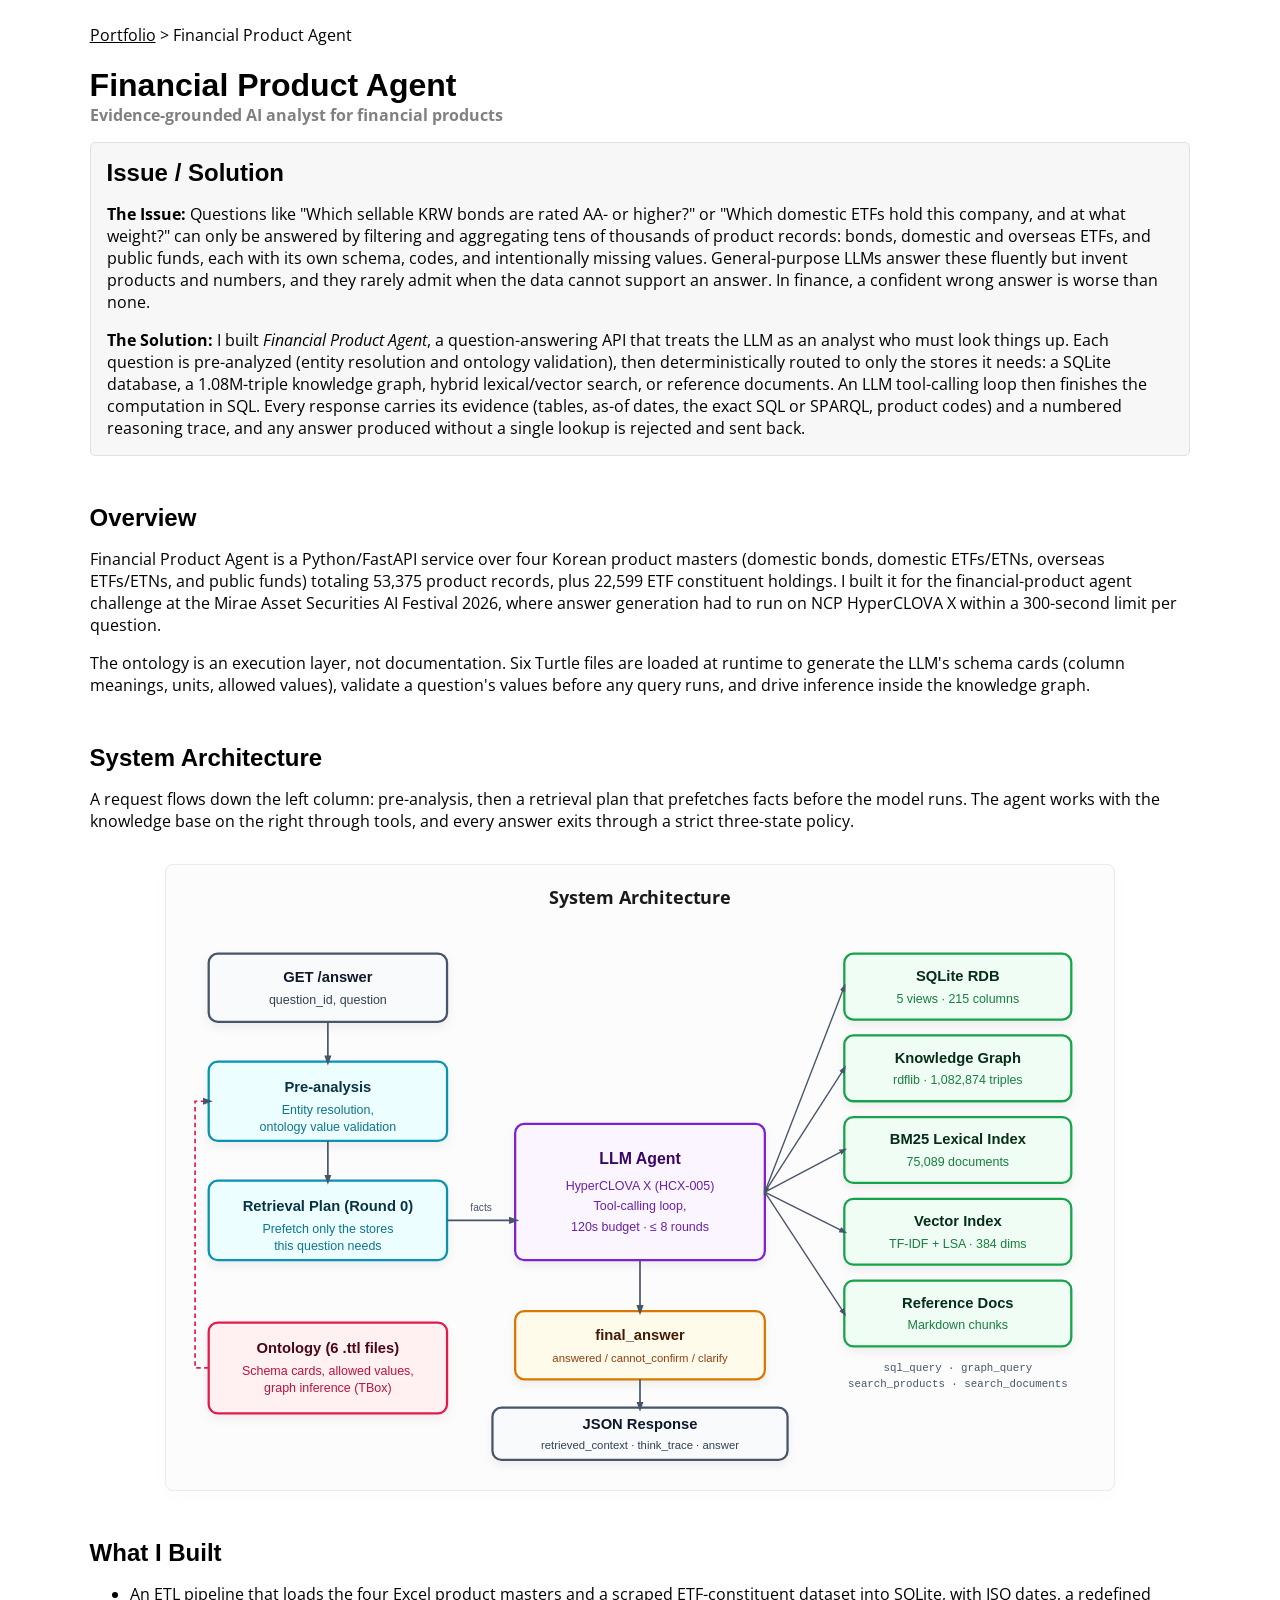
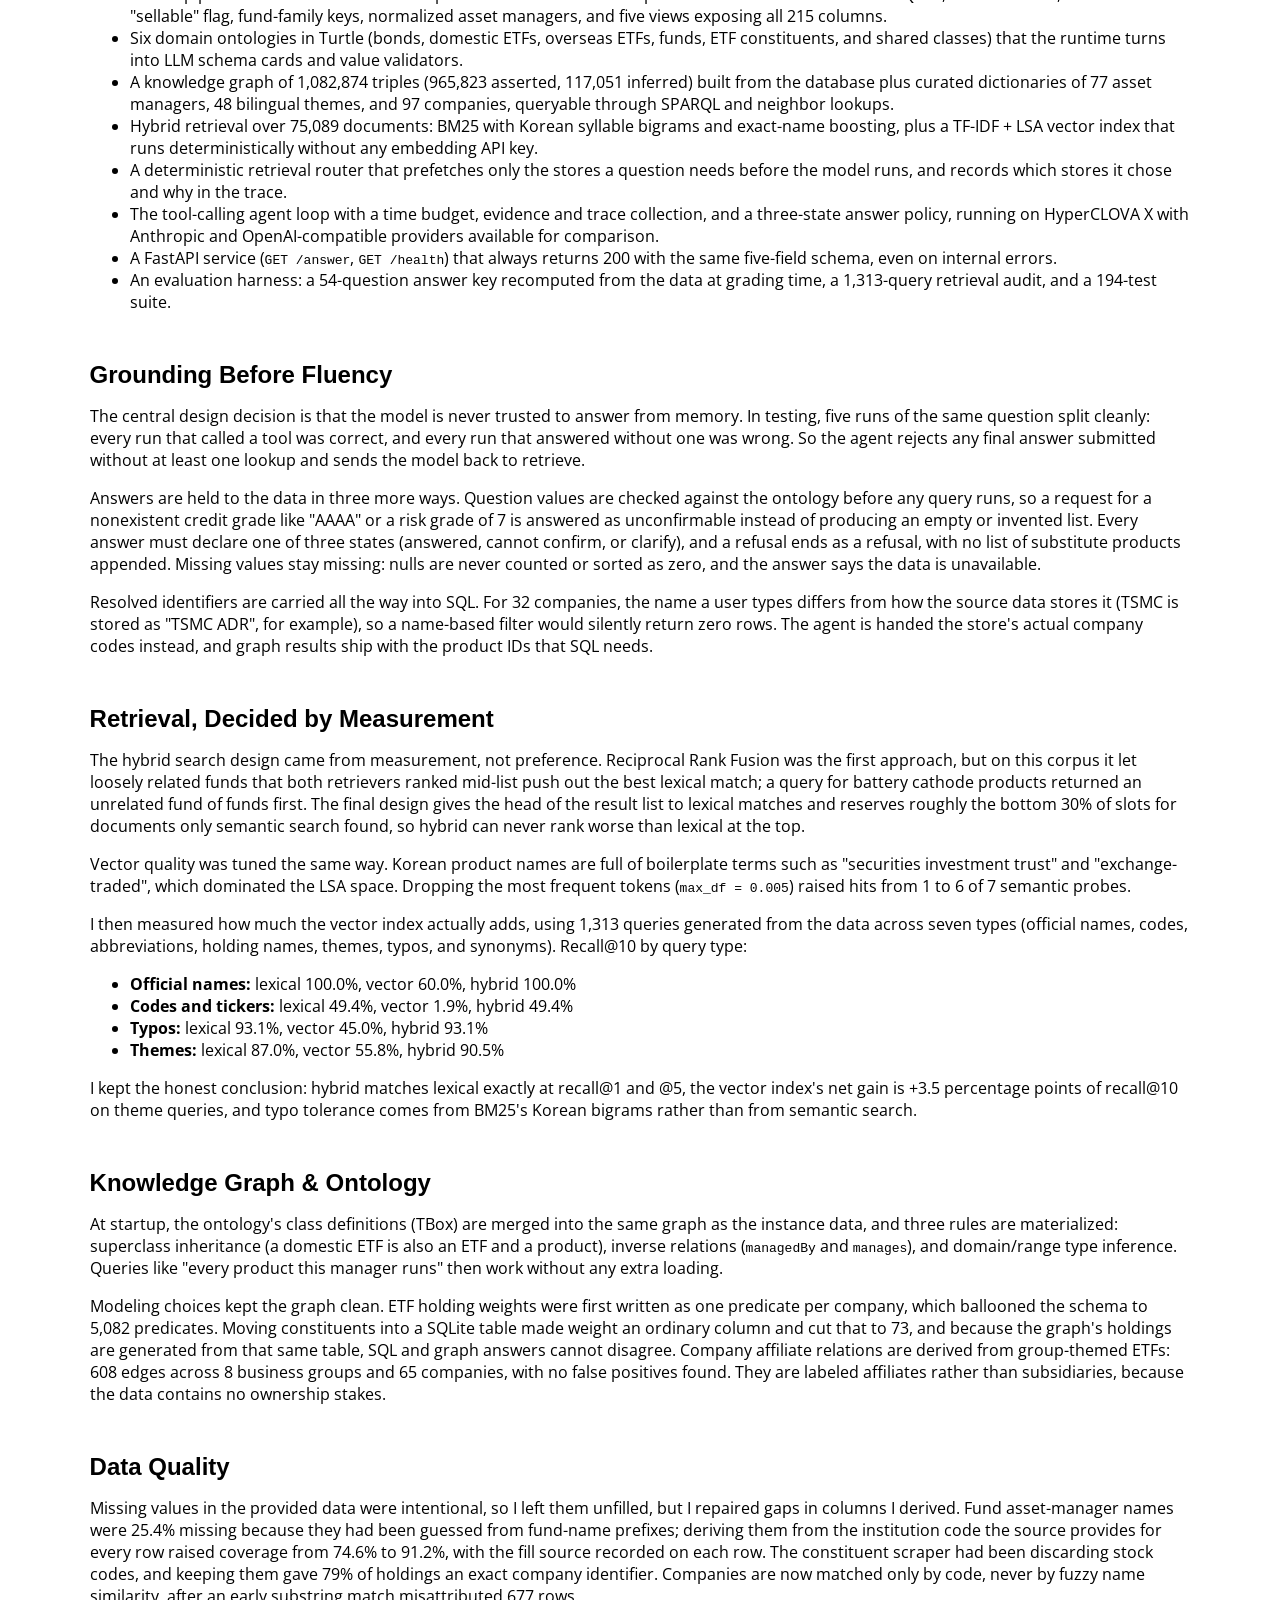
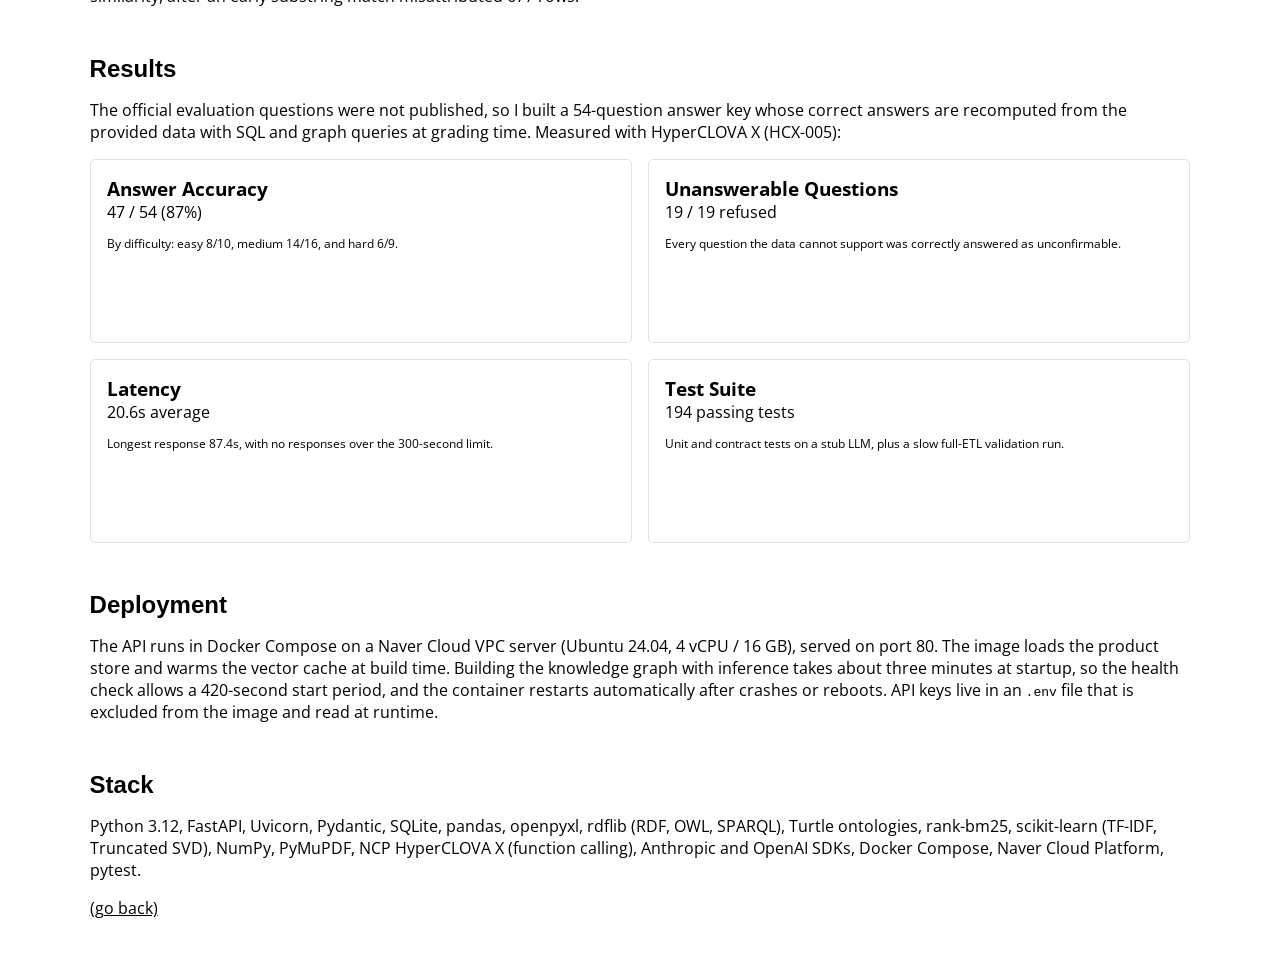
<file: projects/financial-product-agent/index.html>
<!doctype html>
<html lang="en">
  <head>
    <meta charset="utf-8" />
    <meta name="viewport" content="width=device-width, maximum-scale=1.0, user-scalable=yes" />
    <title>Financial Product Agent / Seheon David Chang</title>
    <link rel="stylesheet" href="../../styles.css" />
  </head>
  <body>
    <main>
      <p class="breadcrumb"><a href="../../">Portfolio</a> &gt; Financial Product Agent</p>
      <h1 class="project-page-title">Financial Product Agent</h1>
      <p class="project-subtitle">Evidence-grounded AI analyst for financial products</p>

      <section class="issue-summary">
        <h2>Issue / Solution</h2>
        <div class="issue-solution-content">
          <p>
            <strong>The Issue:</strong> Questions like "Which sellable KRW bonds are rated AA- or
            higher?" or "Which domestic ETFs hold this company, and at what weight?" can only be
            answered by filtering and aggregating tens of thousands of product records: bonds,
            domestic and overseas ETFs, and public funds, each with its own schema, codes, and
            intentionally missing values. General-purpose LLMs answer these fluently but invent
            products and numbers, and they rarely admit when the data cannot support an answer.
            In finance, a confident wrong answer is worse than none.
          </p>
          <p>
            <strong>The Solution:</strong> I built <em>Financial Product Agent</em>, a
            question-answering API that treats the LLM as an analyst who must look things up.
            Each question is pre-analyzed (entity resolution and ontology validation), then
            deterministically routed to only the stores it needs: a SQLite database, a
            1.08M-triple knowledge graph, hybrid lexical/vector search, or reference documents.
            An LLM tool-calling loop then finishes the computation in SQL. Every response carries
            its evidence (tables, as-of dates, the exact SQL or SPARQL, product codes) and a
            numbered reasoning trace, and any answer produced without a single lookup is rejected
            and sent back.
          </p>
        </div>
      </section>

      <h2>Overview</h2>
      <p>
        Financial Product Agent is a Python/FastAPI service over four Korean product masters
        (domestic bonds, domestic ETFs/ETNs, overseas ETFs/ETNs, and public funds) totaling
        53,375 product records, plus 22,599 ETF constituent holdings. I built it for the
        financial-product agent challenge at the Mirae Asset Securities AI Festival 2026, where
        answer generation had to run on NCP HyperCLOVA X within a 300-second limit per question.
      </p>
      <p>
        The ontology is an execution layer, not documentation. Six Turtle files are loaded at
        runtime to generate the LLM's schema cards (column meanings, units, allowed values),
        validate a question's values before any query runs, and drive inference inside the
        knowledge graph.
      </p>

      <h2>System Architecture</h2>
      <p>
        A request flows down the left column: pre-analysis, then a retrieval plan that prefetches
        facts before the model runs. The agent works with the knowledge base on the right through
        tools, and every answer exits through a strict three-state policy.
      </p>

      <div class="architecture-diagram">
        <h3>System Architecture</h3>
        <svg viewBox="0 0 800 475" width="100%" xmlns="http://www.w3.org/2000/svg">
          <defs>
            <marker id="arrow-fin" viewBox="0 0 10 10" refX="6" refY="5" markerWidth="6" markerHeight="6" orient="auto-start-reverse">
              <path d="M 0 1.5 L 10 5 L 0 8.5 z" fill="#475569" />
            </marker>
            <filter id="shadow-fin" x="-5%" y="-5%" width="110%" height="115%" filterUnits="userSpaceOnUse">
              <feDropShadow dx="0" dy="4" stdDeviation="4" flood-color="#000000" flood-opacity="0.06" />
            </filter>
          </defs>

          <!-- Left column: request flow -->
          <rect x="20" y="20" width="210" height="60" rx="8" fill="#f8fafc" stroke="#475569" stroke-width="2" filter="url(#shadow-fin)" />
          <text x="125" y="45" font-family="Helvetica, sans-serif" font-weight="bold" font-size="13" fill="#0f172a" text-anchor="middle">GET /answer</text>
          <text x="125" y="64" font-family="Helvetica, sans-serif" font-size="11" fill="#334155" text-anchor="middle">question_id, question</text>

          <rect x="20" y="115" width="210" height="70" rx="8" fill="#ecfeff" stroke="#0891b2" stroke-width="2" filter="url(#shadow-fin)" />
          <text x="125" y="142" font-family="Helvetica, sans-serif" font-weight="bold" font-size="13" fill="#083344" text-anchor="middle">Pre-analysis</text>
          <text x="125" y="161" font-family="Helvetica, sans-serif" font-size="11" fill="#0e7490" text-anchor="middle">Entity resolution,</text>
          <text x="125" y="176" font-family="Helvetica, sans-serif" font-size="11" fill="#0e7490" text-anchor="middle">ontology value validation</text>

          <rect x="20" y="220" width="210" height="70" rx="8" fill="#ecfeff" stroke="#0891b2" stroke-width="2" filter="url(#shadow-fin)" />
          <text x="125" y="247" font-family="Helvetica, sans-serif" font-weight="bold" font-size="13" fill="#083344" text-anchor="middle">Retrieval Plan (Round 0)</text>
          <text x="125" y="266" font-family="Helvetica, sans-serif" font-size="11" fill="#0e7490" text-anchor="middle">Prefetch only the stores</text>
          <text x="125" y="281" font-family="Helvetica, sans-serif" font-size="11" fill="#0e7490" text-anchor="middle">this question needs</text>

          <rect x="20" y="345" width="210" height="80" rx="8" fill="#fff1f2" stroke="#e11d48" stroke-width="2" filter="url(#shadow-fin)" />
          <text x="125" y="372" font-family="Helvetica, sans-serif" font-weight="bold" font-size="13" fill="#4c0519" text-anchor="middle">Ontology (6 .ttl files)</text>
          <text x="125" y="391" font-family="Helvetica, sans-serif" font-size="11" fill="#be123c" text-anchor="middle">Schema cards, allowed values,</text>
          <text x="125" y="406" font-family="Helvetica, sans-serif" font-size="11" fill="#be123c" text-anchor="middle">graph inference (TBox)</text>

          <path d="M 125 80 L 125 115" stroke="#475569" stroke-width="1.5" marker-end="url(#arrow-fin)" />
          <path d="M 125 185 L 125 220" stroke="#475569" stroke-width="1.5" marker-end="url(#arrow-fin)" />
          <path d="M 20 385 L 8 385 L 8 150 L 20 150" fill="none" stroke="#e11d48" stroke-width="1.5" stroke-dasharray="4,3" marker-end="url(#arrow-fin)" />

          <!-- Middle column: agent and answer policy -->
          <rect x="290" y="170" width="220" height="120" rx="8" fill="#faf5ff" stroke="#7e22ce" stroke-width="2" filter="url(#shadow-fin)" />
          <text x="400" y="205" font-family="Helvetica, sans-serif" font-weight="bold" font-size="14" fill="#3b0764" text-anchor="middle">LLM Agent</text>
          <text x="400" y="228" font-family="Helvetica, sans-serif" font-size="11" fill="#6b21a8" text-anchor="middle">HyperCLOVA X (HCX-005)</text>
          <text x="400" y="246" font-family="Helvetica, sans-serif" font-size="11" fill="#6b21a8" text-anchor="middle">Tool-calling loop,</text>
          <text x="400" y="264" font-family="Helvetica, sans-serif" font-size="11" fill="#6b21a8" text-anchor="middle">120s budget · ≤ 8 rounds</text>

          <rect x="290" y="335" width="220" height="60" rx="8" fill="#fffbeb" stroke="#d97706" stroke-width="2" filter="url(#shadow-fin)" />
          <text x="400" y="360" font-family="Helvetica, sans-serif" font-weight="bold" font-size="13" fill="#451a03" text-anchor="middle">final_answer</text>
          <text x="400" y="380" font-family="Helvetica, sans-serif" font-size="10" fill="#92400e" text-anchor="middle">answered / cannot_confirm / clarify</text>

          <rect x="270" y="420" width="260" height="46" rx="8" fill="#f8fafc" stroke="#475569" stroke-width="2" filter="url(#shadow-fin)" />
          <text x="400" y="439" font-family="Helvetica, sans-serif" font-weight="bold" font-size="13" fill="#0f172a" text-anchor="middle">JSON Response</text>
          <text x="400" y="456" font-family="Helvetica, sans-serif" font-size="10" fill="#334155" text-anchor="middle">retrieved_context · think_trace · answer</text>

          <path d="M 230 255 L 290 255" stroke="#475569" stroke-width="1.5" marker-end="url(#arrow-fin)" />
          <text x="260" y="247" font-family="Helvetica, sans-serif" font-size="9" fill="#475569" text-anchor="middle">facts</text>
          <path d="M 400 290 L 400 335" stroke="#475569" stroke-width="1.5" marker-end="url(#arrow-fin)" />
          <path d="M 400 395 L 400 420" stroke="#475569" stroke-width="1.5" marker-end="url(#arrow-fin)" />

          <!-- Right column: knowledge base -->
          <rect x="580" y="20" width="200" height="58" rx="8" fill="#f0fdf4" stroke="#16a34a" stroke-width="2" filter="url(#shadow-fin)" />
          <text x="680" y="44" font-family="Helvetica, sans-serif" font-weight="bold" font-size="13" fill="#052e16" text-anchor="middle">SQLite RDB</text>
          <text x="680" y="63" font-family="Helvetica, sans-serif" font-size="11" fill="#15803d" text-anchor="middle">5 views · 215 columns</text>

          <rect x="580" y="92" width="200" height="58" rx="8" fill="#f0fdf4" stroke="#16a34a" stroke-width="2" filter="url(#shadow-fin)" />
          <text x="680" y="116" font-family="Helvetica, sans-serif" font-weight="bold" font-size="13" fill="#052e16" text-anchor="middle">Knowledge Graph</text>
          <text x="680" y="135" font-family="Helvetica, sans-serif" font-size="11" fill="#15803d" text-anchor="middle">rdflib · 1,082,874 triples</text>

          <rect x="580" y="164" width="200" height="58" rx="8" fill="#f0fdf4" stroke="#16a34a" stroke-width="2" filter="url(#shadow-fin)" />
          <text x="680" y="188" font-family="Helvetica, sans-serif" font-weight="bold" font-size="13" fill="#052e16" text-anchor="middle">BM25 Lexical Index</text>
          <text x="680" y="207" font-family="Helvetica, sans-serif" font-size="11" fill="#15803d" text-anchor="middle">75,089 documents</text>

          <rect x="580" y="236" width="200" height="58" rx="8" fill="#f0fdf4" stroke="#16a34a" stroke-width="2" filter="url(#shadow-fin)" />
          <text x="680" y="260" font-family="Helvetica, sans-serif" font-weight="bold" font-size="13" fill="#052e16" text-anchor="middle">Vector Index</text>
          <text x="680" y="279" font-family="Helvetica, sans-serif" font-size="11" fill="#15803d" text-anchor="middle">TF-IDF + LSA · 384 dims</text>

          <rect x="580" y="308" width="200" height="58" rx="8" fill="#f0fdf4" stroke="#16a34a" stroke-width="2" filter="url(#shadow-fin)" />
          <text x="680" y="332" font-family="Helvetica, sans-serif" font-weight="bold" font-size="13" fill="#052e16" text-anchor="middle">Reference Docs</text>
          <text x="680" y="351" font-family="Helvetica, sans-serif" font-size="11" fill="#15803d" text-anchor="middle">Markdown chunks</text>

          <g stroke="#475569" stroke-width="1.2" fill="none">
            <path d="M 510 230 L 580 49" marker-start="url(#arrow-fin)" marker-end="url(#arrow-fin)" />
            <path d="M 510 230 L 580 121" marker-end="url(#arrow-fin)" />
            <path d="M 510 230 L 580 193" marker-end="url(#arrow-fin)" />
            <path d="M 510 230 L 580 265" marker-end="url(#arrow-fin)" />
            <path d="M 510 230 L 580 337" marker-end="url(#arrow-fin)" />
          </g>
          <text x="680" y="388" font-family="Courier, monospace" font-size="9.5" fill="#475569" text-anchor="middle">sql_query · graph_query</text>
          <text x="680" y="402" font-family="Courier, monospace" font-size="9.5" fill="#475569" text-anchor="middle">search_products · search_documents</text>
        </svg>
      </div>

      <h2>What I Built</h2>
      <ul>
        <li>An ETL pipeline that loads the four Excel product masters and a scraped ETF-constituent dataset into SQLite, with ISO dates, a redefined "sellable" flag, fund-family keys, normalized asset managers, and five views exposing all 215 columns.</li>
        <li>Six domain ontologies in Turtle (bonds, domestic ETFs, overseas ETFs, funds, ETF constituents, and shared classes) that the runtime turns into LLM schema cards and value validators.</li>
        <li>A knowledge graph of 1,082,874 triples (965,823 asserted, 117,051 inferred) built from the database plus curated dictionaries of 77 asset managers, 48 bilingual themes, and 97 companies, queryable through SPARQL and neighbor lookups.</li>
        <li>Hybrid retrieval over 75,089 documents: BM25 with Korean syllable bigrams and exact-name boosting, plus a TF-IDF + LSA vector index that runs deterministically without any embedding API key.</li>
        <li>A deterministic retrieval router that prefetches only the stores a question needs before the model runs, and records which stores it chose and why in the trace.</li>
        <li>The tool-calling agent loop with a time budget, evidence and trace collection, and a three-state answer policy, running on HyperCLOVA X with Anthropic and OpenAI-compatible providers available for comparison.</li>
        <li>A FastAPI service (<code>GET /answer</code>, <code>GET /health</code>) that always returns 200 with the same five-field schema, even on internal errors.</li>
        <li>An evaluation harness: a 54-question answer key recomputed from the data at grading time, a 1,313-query retrieval audit, and a 194-test suite.</li>
      </ul>

      <h2>Grounding Before Fluency</h2>
      <p>
        The central design decision is that the model is never trusted to answer from memory. In
        testing, five runs of the same question split cleanly: every run that called a tool was
        correct, and every run that answered without one was wrong. So the agent rejects any final
        answer submitted without at least one lookup and sends the model back to retrieve.
      </p>
      <p>
        Answers are held to the data in three more ways. Question values are checked against the
        ontology before any query runs, so a request for a nonexistent credit grade like "AAAA" or
        a risk grade of 7 is answered as unconfirmable instead of producing an empty or invented
        list. Every answer must declare one of three states (answered, cannot confirm, or clarify),
        and a refusal ends as a refusal, with no list of substitute products appended. Missing
        values stay missing: nulls are never counted or sorted as zero, and the answer says the
        data is unavailable.
      </p>
      <p>
        Resolved identifiers are carried all the way into SQL. For 32 companies, the name a user
        types differs from how the source data stores it (TSMC is stored as "TSMC ADR", for
        example), so a name-based filter would silently return zero rows. The agent is handed the
        store's actual company codes instead, and graph results ship with the product IDs that SQL
        needs.
      </p>

      <h2>Retrieval, Decided by Measurement</h2>
      <p>
        The hybrid search design came from measurement, not preference. Reciprocal Rank Fusion was
        the first approach, but on this corpus it let loosely related funds that both retrievers
        ranked mid-list push out the best lexical match; a query for battery cathode products
        returned an unrelated fund of funds first. The final design gives the head of the result
        list to lexical matches and reserves roughly the bottom 30% of slots for documents only
        semantic search found, so hybrid can never rank worse than lexical at the top.
      </p>
      <p>
        Vector quality was tuned the same way. Korean product names are full of boilerplate terms
        such as "securities investment trust" and "exchange-traded", which dominated the LSA space.
        Dropping the most frequent tokens (<code>max_df = 0.005</code>) raised hits from 1 to 6 of
        7 semantic probes.
      </p>
      <p>
        I then measured how much the vector index actually adds, using 1,313 queries generated
        from the data across seven types (official names, codes, abbreviations, holding names,
        themes, typos, and synonyms). Recall@10 by query type:
      </p>
      <ul>
        <li><strong>Official names:</strong> lexical 100.0%, vector 60.0%, hybrid 100.0%</li>
        <li><strong>Codes and tickers:</strong> lexical 49.4%, vector 1.9%, hybrid 49.4%</li>
        <li><strong>Typos:</strong> lexical 93.1%, vector 45.0%, hybrid 93.1%</li>
        <li><strong>Themes:</strong> lexical 87.0%, vector 55.8%, hybrid 90.5%</li>
      </ul>
      <p>
        I kept the honest conclusion: hybrid matches lexical exactly at recall@1 and @5, the vector
        index's net gain is +3.5 percentage points of recall@10 on theme queries, and typo
        tolerance comes from BM25's Korean bigrams rather than from semantic search.
      </p>

      <h2>Knowledge Graph &amp; Ontology</h2>
      <p>
        At startup, the ontology's class definitions (TBox) are merged into the same graph as the
        instance data, and three rules are materialized: superclass inheritance (a domestic ETF is
        also an ETF and a product), inverse relations (<code>managedBy</code> and
        <code>manages</code>), and domain/range type inference. Queries like "every product this
        manager runs" then work without any extra loading.
      </p>
      <p>
        Modeling choices kept the graph clean. ETF holding weights were first written as one
        predicate per company, which ballooned the schema to 5,082 predicates. Moving constituents
        into a SQLite table made weight an ordinary column and cut that to 73, and because the
        graph's holdings are generated from that same table, SQL and graph answers cannot disagree.
        Company affiliate relations are derived from group-themed ETFs: 608 edges across 8 business
        groups and 65 companies, with no false positives found. They are labeled affiliates rather
        than subsidiaries, because the data contains no ownership stakes.
      </p>

      <h2>Data Quality</h2>
      <p>
        Missing values in the provided data were intentional, so I left them unfilled, but I
        repaired gaps in columns I derived. Fund asset-manager names were 25.4% missing because they
        had been guessed from fund-name prefixes; deriving them from the institution code the source
        provides for every row raised coverage from 74.6% to 91.2%, with the fill source recorded on
        each row. The constituent scraper had been discarding stock codes, and keeping them gave 79%
        of holdings an exact company identifier. Companies are now matched only by code, never by
        fuzzy name similarity, after an early substring match misattributed 677 rows.
      </p>

      <h2>Results</h2>
      <p>
        The official evaluation questions were not published, so I built a 54-question answer key
        whose correct answers are recomputed from the provided data with SQL and graph queries at
        grading time. Measured with HyperCLOVA X (HCX-005):
      </p>

      <div class="meta-list">
        <div class="box">
          <div class="dense">
            <h3>Answer Accuracy</h3>
            47 / 54 (87%)
          </div>
          <p class="small">By difficulty: easy 8/10, medium 14/16, and hard 6/9.</p>
        </div>
        <div class="box">
          <div class="dense">
            <h3>Unanswerable Questions</h3>
            19 / 19 refused
          </div>
          <p class="small">Every question the data cannot support was correctly answered as unconfirmable.</p>
        </div>
        <div class="box">
          <div class="dense">
            <h3>Latency</h3>
            20.6s average
          </div>
          <p class="small">Longest response 87.4s, with no responses over the 300-second limit.</p>
        </div>
        <div class="box">
          <div class="dense">
            <h3>Test Suite</h3>
            194 passing tests
          </div>
          <p class="small">Unit and contract tests on a stub LLM, plus a slow full-ETL validation run.</p>
        </div>
      </div>

      <h2>Deployment</h2>
      <p>
        The API runs in Docker Compose on a Naver Cloud VPC server (Ubuntu 24.04, 4 vCPU / 16 GB),
        served on port 80. The image loads the product store and warms the vector cache at build
        time. Building the knowledge graph with inference takes about three minutes at startup, so
        the health check allows a 420-second start period, and the container restarts automatically
        after crashes or reboots. API keys live in an <code>.env</code> file that is excluded from
        the image and read at runtime.
      </p>

      <h2>Stack</h2>
      <p>
        Python 3.12, FastAPI, Uvicorn, Pydantic, SQLite, pandas, openpyxl, rdflib (RDF, OWL,
        SPARQL), Turtle ontologies, rank-bm25, scikit-learn (TF-IDF, Truncated SVD), NumPy,
        PyMuPDF, NCP HyperCLOVA X (function calling), Anthropic and OpenAI SDKs, Docker Compose,
        Naver Cloud Platform, pytest.
      </p>

      <p><a href="../../#projects">(go back)</a></p>
    </main>
  </body>
</html>
</file>
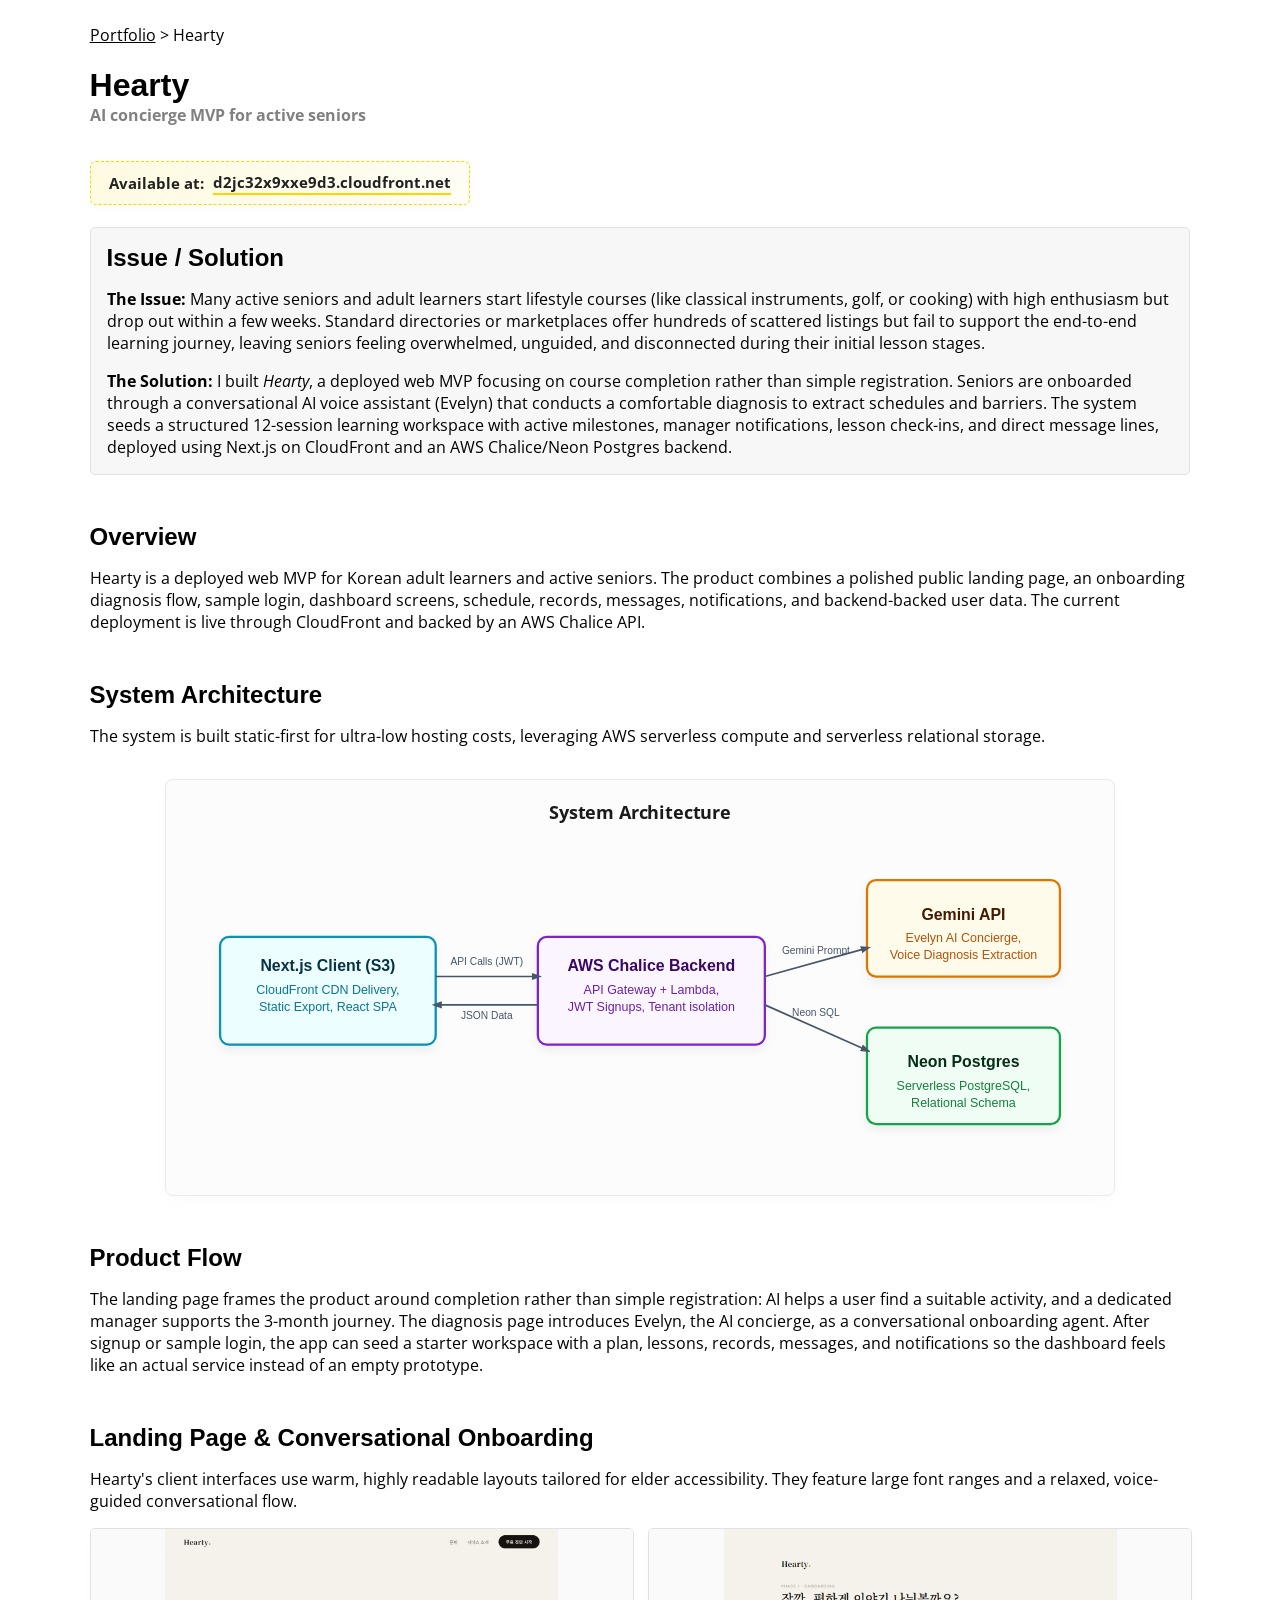
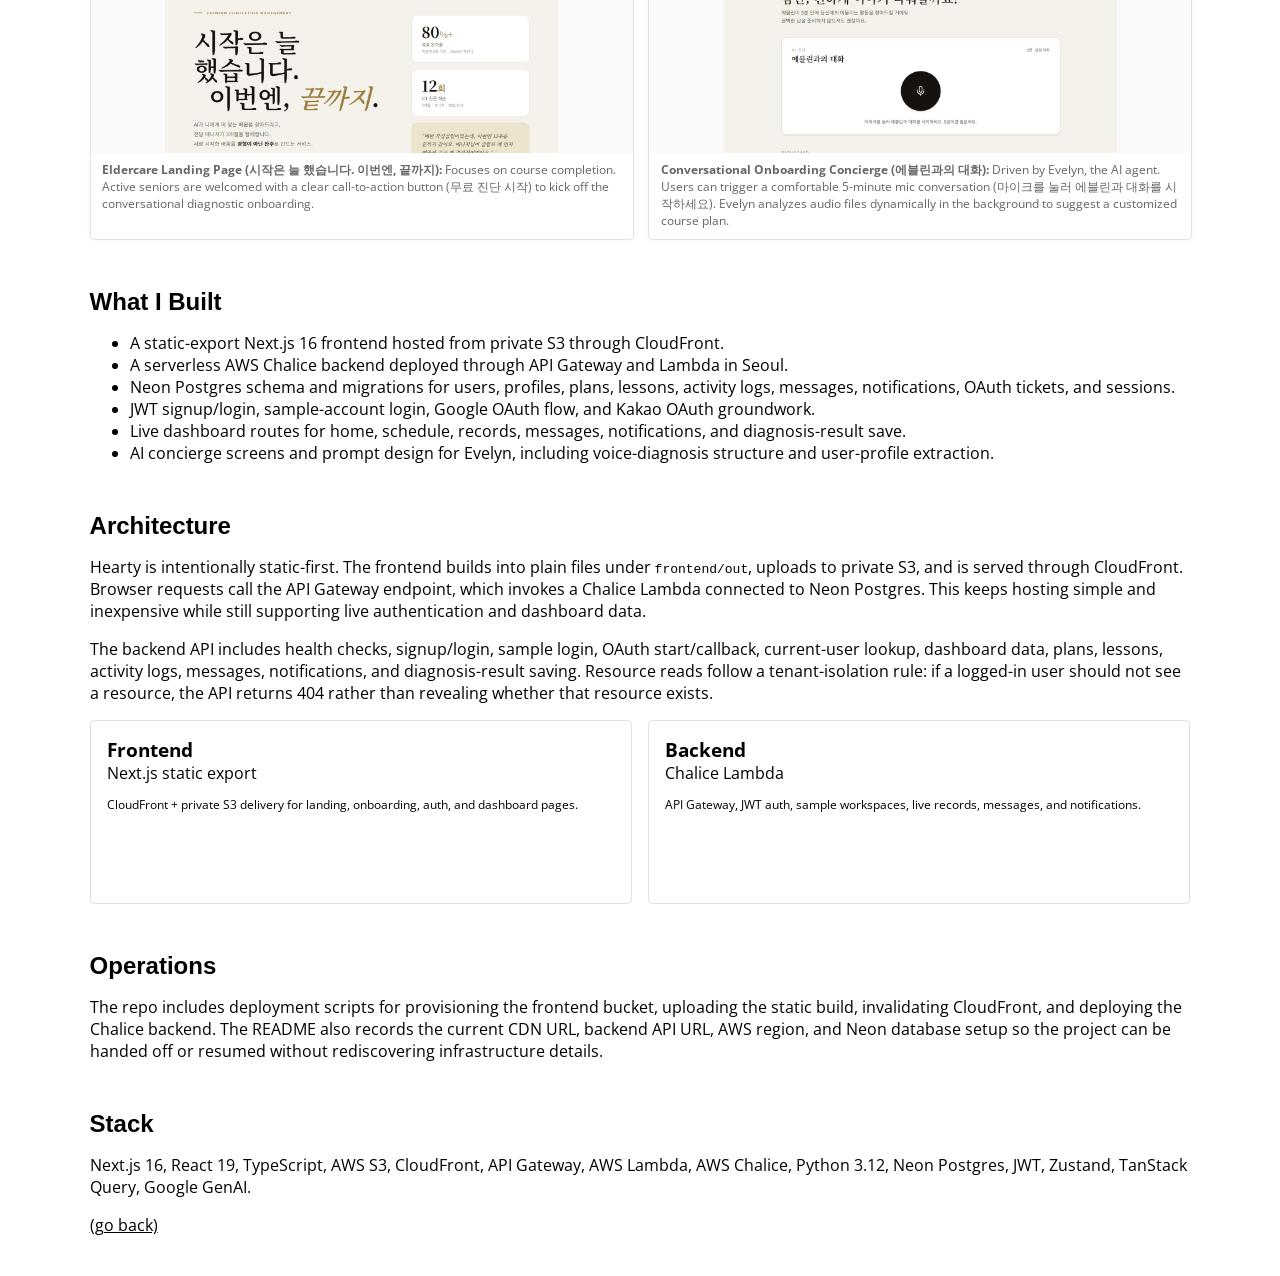
<file: projects/hearty-secondbloom/index.html>
<!doctype html>
<html lang="en">
  <head>
    <meta charset="utf-8" />
    <meta name="viewport" content="width=device-width, maximum-scale=1.0, user-scalable=yes" />
    <title>Hearty / Seheon David Chang</title>
    <link rel="stylesheet" href="../../styles.css" />
  </head>
  <body>
    <main>
      <p class="breadcrumb"><a href="../../">Portfolio</a> &gt; Hearty</p>
      <h1 class="project-page-title">Hearty</h1>
      <p class="project-subtitle">AI concierge MVP for active seniors</p>
      <p class="available-line">
        Available at:
        <a href="https://d2jc32x9xxe9d3.cloudfront.net/" target="_blank" rel="noreferrer">d2jc32x9xxe9d3.cloudfront.net</a>
      </p>

      <section class="issue-summary">
        <h2>Issue / Solution</h2>
        <div class="issue-solution-content">
          <p>
            <strong>The Issue:</strong> Many active seniors and adult learners start lifestyle courses (like classical instruments, golf, or cooking) with high enthusiasm but drop out within a few weeks. Standard directories or marketplaces offer hundreds of scattered listings but fail to support the end-to-end learning journey, leaving seniors feeling overwhelmed, unguided, and disconnected during their initial lesson stages.
          </p>
          <p>
            <strong>The Solution:</strong> I built <em>Hearty</em>, a deployed web MVP focusing on course completion rather than simple registration. Seniors are onboarded through a conversational AI voice assistant (Evelyn) that conducts a comfortable diagnosis to extract schedules and barriers. The system seeds a structured 12-session learning workspace with active milestones, manager notifications, lesson check-ins, and direct message lines, deployed using Next.js on CloudFront and an AWS Chalice/Neon Postgres backend.
          </p>
        </div>
      </section>

      <h2>Overview</h2>
      <p>
        Hearty is a deployed web MVP for Korean adult learners and active seniors. The product
        combines a polished public landing page, an onboarding diagnosis flow, sample login,
        dashboard screens, schedule, records, messages, notifications, and backend-backed user
        data. The current deployment is live through CloudFront and backed by an AWS Chalice API.
      </p>

      <h2>System Architecture</h2>
      <p>
        The system is built static-first for ultra-low hosting costs, leveraging AWS serverless compute and serverless relational storage.
      </p>

      <div class="architecture-diagram">
        <h3>System Architecture</h3>
        <svg viewBox="0 0 800 290" width="100%" xmlns="http://www.w3.org/2000/svg">
          <defs>
            <marker id="arrow-hearty" viewBox="0 0 10 10" refX="6" refY="5" markerWidth="6" markerHeight="6" orient="auto-start-reverse">
              <path d="M 0 1.5 L 10 5 L 0 8.5 z" fill="#475569" />
            </marker>
            <filter id="shadow-hearty" x="-5%" y="-5%" width="110%" height="115%" filterUnits="userSpaceOnUse">
              <feDropShadow dx="0" dy="4" stdDeviation="4" flood-color="#000000" flood-opacity="0.06" />
            </filter>
          </defs>

          <!-- S3 + CloudFront Client -->
          <rect x="30" y="80" width="190" height="95" rx="8" fill="#ecfeff" stroke="#0891b2" stroke-width="2" filter="url(#shadow-hearty)" />
          <text x="125" y="110" font-family="Helvetica, sans-serif" font-weight="bold" font-size="14" fill="#083344" text-anchor="middle">Next.js Client (S3)</text>
          <text x="125" y="130" font-family="Helvetica, sans-serif" font-size="11" fill="#0e7490" text-anchor="middle">CloudFront CDN Delivery,</text>
          <text x="125" y="145" font-family="Helvetica, sans-serif" font-size="11" fill="#0e7490" text-anchor="middle">Static Export, React SPA</text>

          <!-- AWS Chalice Lambda -->
          <rect x="310" y="80" width="200" height="95" rx="8" fill="#faf5ff" stroke="#7e22ce" stroke-width="2" filter="url(#shadow-hearty)" />
          <text x="410" y="110" font-family="Helvetica, sans-serif" font-weight="bold" font-size="14" fill="#3b0764" text-anchor="middle">AWS Chalice Backend</text>
          <text x="410" y="130" font-family="Helvetica, sans-serif" font-size="11" fill="#6b21a8" text-anchor="middle">API Gateway + Lambda,</text>
          <text x="410" y="145" font-family="Helvetica, sans-serif" font-size="11" fill="#6b21a8" text-anchor="middle">JWT Signups, Tenant isolation</text>

          <!-- Neon Postgres -->
          <rect x="600" y="160" width="170" height="85" rx="8" fill="#f0fdf4" stroke="#16a34a" stroke-width="2" filter="url(#shadow-hearty)" />
          <text x="685" y="195" font-family="Helvetica, sans-serif" font-weight="bold" font-size="14" fill="#052e16" text-anchor="middle">Neon Postgres</text>
          <text x="685" y="215" font-family="Helvetica, sans-serif" font-size="11" fill="#15803d" text-anchor="middle">Serverless PostgreSQL,</text>
          <text x="685" y="230" font-family="Helvetica, sans-serif" font-size="11" fill="#15803d" text-anchor="middle">Relational Schema</text>

          <!-- Gemini Voice AI -->
          <rect x="600" y="30" width="170" height="85" rx="8" fill="#fffbeb" stroke="#d97706" stroke-width="2" filter="url(#shadow-hearty)" />
          <text x="685" y="65" font-family="Helvetica, sans-serif" font-weight="bold" font-size="14" fill="#451a03" text-anchor="middle">Gemini API</text>
          <text x="685" y="85" font-family="Helvetica, sans-serif" font-size="11" fill="#b45309" text-anchor="middle">Evelyn AI Concierge,</text>
          <text x="685" y="100" font-family="Helvetica, sans-serif" font-size="11" fill="#b45309" text-anchor="middle">Voice Diagnosis Extraction</text>

          <!-- Connectors -->
          <path d="M 220 115 L 310 115" stroke="#475569" stroke-width="1.5" marker-end="url(#arrow-hearty)" />
          <path d="M 310 140 L 220 140" stroke="#475569" stroke-width="1.5" marker-end="url(#arrow-hearty)" />
          <text x="265" y="105" font-family="Helvetica, sans-serif" font-size="9" fill="#475569" text-anchor="middle">API Calls (JWT)</text>
          <text x="265" y="152" font-family="Helvetica, sans-serif" font-size="9" fill="#475569" text-anchor="middle">JSON Data</text>

          <path d="M 510 140 L 600 180" stroke="#475569" stroke-width="1.5" marker-end="url(#arrow-hearty)" />
          <text x="555" y="150" font-family="Helvetica, sans-serif" font-size="9" fill="#475569" text-anchor="middle">Neon SQL</text>

          <path d="M 510 115 L 600 90" stroke="#475569" stroke-width="1.5" marker-end="url(#arrow-hearty)" />
          <text x="555" y="95" font-family="Helvetica, sans-serif" font-size="9" fill="#475569" text-anchor="middle">Gemini Prompt</text>
        </svg>
      </div>

      <h2>Product Flow</h2>
      <p>
        The landing page frames the product around completion rather than simple registration:
        AI helps a user find a suitable activity, and a dedicated manager supports the 3-month
        journey. The diagnosis page introduces Evelyn, the AI concierge, as a conversational
        onboarding agent. After signup or sample login, the app can seed a starter workspace
        with a plan, lessons, records, messages, and notifications so the dashboard feels like
        an actual service instead of an empty prototype.
      </p>

      <h2>Landing Page &amp; Conversational Onboarding</h2>
      <p>
        Hearty's client interfaces use warm, highly readable layouts tailored for elder accessibility. They feature large font ranges and a relaxed, voice-guided conversational flow.
      </p>

      <div class="figure-grid" style="margin-bottom: 2em;">
        <figure class="media-card" style="margin: 0;">
          <img src="../../assets/hearty-landing-ui.png" alt="Hearty deployed landing page" loading="lazy" />
          <figcaption style="padding: 0.85em 1em;">
            <strong>Eldercare Landing Page (시작은 늘 했습니다. 이번엔, 끝까지):</strong> Focuses on course completion. Active seniors are welcomed with a clear call-to-action button (무료 진단 시작) to kick off the conversational diagnostic onboarding.
          </figcaption>
        </figure>
        <figure class="media-card" style="margin: 0;">
          <img src="../../assets/hearty-diagnosis-ui.png" alt="Hearty AI concierge diagnosis screen" loading="lazy" />
          <figcaption style="padding: 0.85em 1em;">
            <strong>Conversational Onboarding Concierge (에블린과의 대화):</strong> Driven by Evelyn, the AI agent. Users can trigger a comfortable 5-minute mic conversation (마이크를 눌러 에블린과 대화를 시작하세요). Evelyn analyzes audio files dynamically in the background to suggest a customized course plan.
          </figcaption>
        </figure>
      </div>

      <h2>What I Built</h2>
      <ul>
        <li>A static-export Next.js 16 frontend hosted from private S3 through CloudFront.</li>
        <li>A serverless AWS Chalice backend deployed through API Gateway and Lambda in Seoul.</li>
        <li>Neon Postgres schema and migrations for users, profiles, plans, lessons, activity logs, messages, notifications, OAuth tickets, and sessions.</li>
        <li>JWT signup/login, sample-account login, Google OAuth flow, and Kakao OAuth groundwork.</li>
        <li>Live dashboard routes for home, schedule, records, messages, notifications, and diagnosis-result save.</li>
        <li>AI concierge screens and prompt design for Evelyn, including voice-diagnosis structure and user-profile extraction.</li>
      </ul>

      <h2>Architecture</h2>
      <p>
        Hearty is intentionally static-first. The frontend builds into plain files under
        <code>frontend/out</code>, uploads to private S3, and is served through CloudFront.
        Browser requests call the API Gateway endpoint, which invokes a Chalice Lambda connected
        to Neon Postgres. This keeps hosting simple and inexpensive while still supporting live
        authentication and dashboard data.
      </p>
      <p>
        The backend API includes health checks, signup/login, sample login, OAuth start/callback,
        current-user lookup, dashboard data, plans, lessons, activity logs, messages,
        notifications, and diagnosis-result saving. Resource reads follow a tenant-isolation
        rule: if a logged-in user should not see a resource, the API returns 404 rather than
        revealing whether that resource exists.
      </p>

      <div class="meta-list">
        <div class="box">
          <div class="dense">
            <h3>Frontend</h3>
            Next.js static export
          </div>
          <p class="small">CloudFront + private S3 delivery for landing, onboarding, auth, and dashboard pages.</p>
        </div>
        <div class="box">
          <div class="dense">
            <h3>Backend</h3>
            Chalice Lambda
          </div>
          <p class="small">API Gateway, JWT auth, sample workspaces, live records, messages, and notifications.</p>
        </div>
      </div>

      <h2>Operations</h2>
      <p>
        The repo includes deployment scripts for provisioning the frontend bucket, uploading the
        static build, invalidating CloudFront, and deploying the Chalice backend. The README also
        records the current CDN URL, backend API URL, AWS region, and Neon database setup so the
        project can be handed off or resumed without rediscovering infrastructure details.
      </p>

      <h2>Stack</h2>
      <p>
        Next.js 16, React 19, TypeScript, AWS S3, CloudFront, API Gateway, AWS Lambda,
        AWS Chalice, Python 3.12, Neon Postgres, JWT, Zustand, TanStack Query, Google GenAI.
      </p>

      <p><a href="../../#projects">(go back)</a></p>
    </main>
  </body>
</html>
</file>
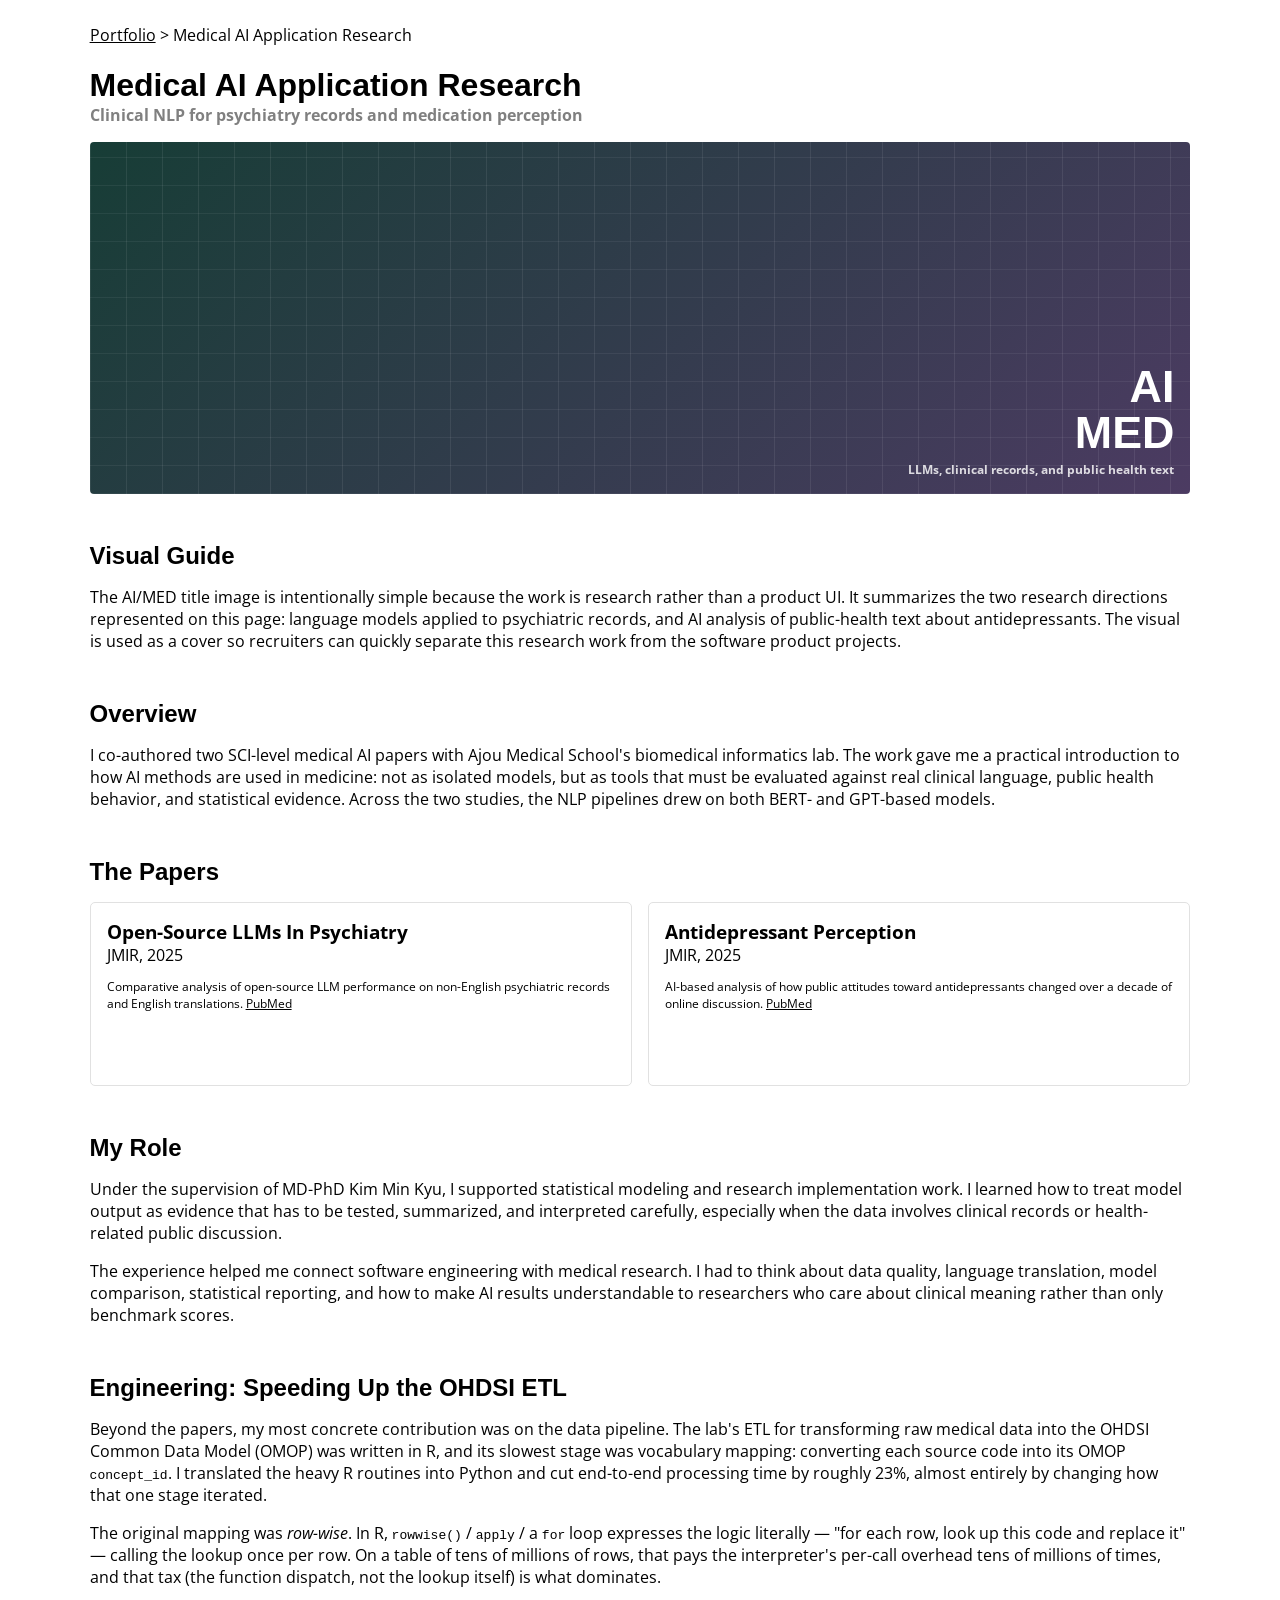
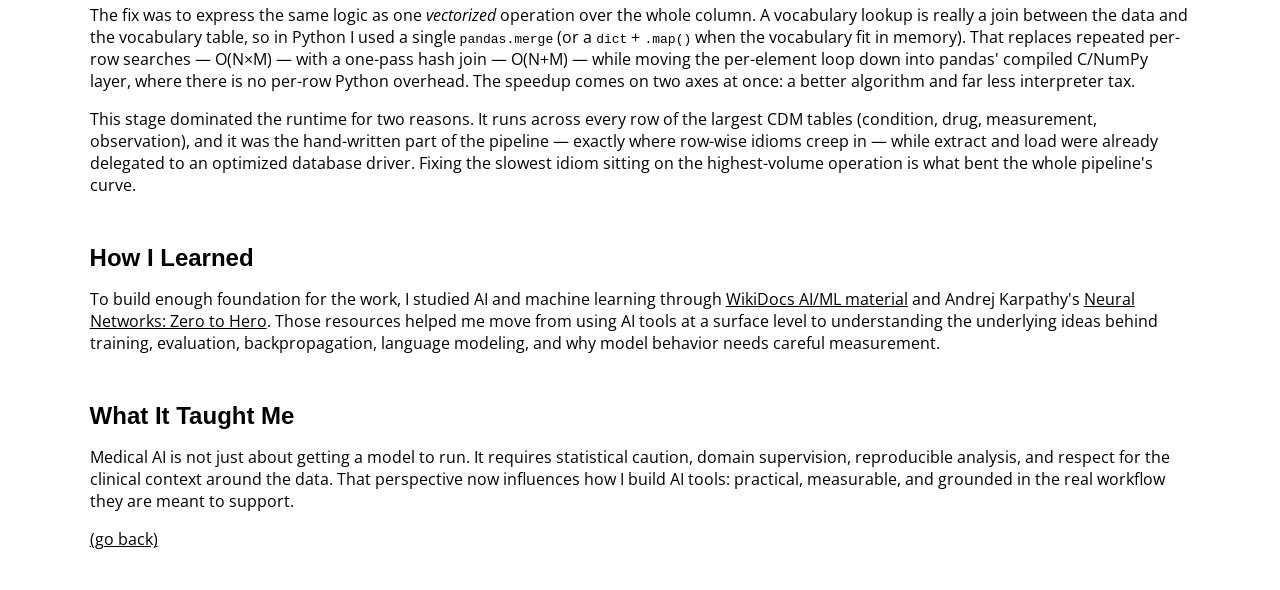
<file: projects/medical-ai-application-research/index.html>
<!doctype html>
<html lang="en">
  <head>
    <meta charset="utf-8" />
    <meta name="viewport" content="width=device-width, maximum-scale=1.0, user-scalable=yes" />
    <title>Medical AI Application Research / Seheon David Chang</title>
    <link rel="stylesheet" href="../../styles.css" />
  </head>
  <body>
    <main>
      <p class="breadcrumb"><a href="../../">Portfolio</a> &gt; Medical AI Application Research</p>
      <h1 class="project-page-title">Medical AI Application Research</h1>
      <p class="project-subtitle">Clinical NLP for psychiatry records and medication perception</p>

      <div class="detail-hero">
        <div class="project-preview research-preview">
          <span>AI</span>
          <span>MED</span>
          <small>LLMs, clinical records, and public health text</small>
        </div>
      </div>

      <h2>Visual Guide</h2>
      <p>
        The AI/MED title image is intentionally simple because the work is research rather than
        a product UI. It summarizes the two research directions represented on this page:
        language models applied to psychiatric records, and AI analysis of public-health text
        about antidepressants. The visual is used as a cover so recruiters can quickly separate
        this research work from the software product projects.
      </p>

      <h2>Overview</h2>
      <p>
        I co-authored two SCI-level medical AI papers with Ajou Medical School's biomedical
        informatics lab. The work gave me a practical introduction to how AI methods are used
        in medicine: not as isolated models, but as tools that must be evaluated against real
        clinical language, public health behavior, and statistical evidence. Across the two
        studies, the NLP pipelines drew on both BERT- and GPT-based models.
      </p>

      <h2>The Papers</h2>
      <div class="meta-list">
        <div class="box">
          <div class="dense">
            <h3>Open-Source LLMs In Psychiatry</h3>
            JMIR, 2025
          </div>
          <p class="small">
            Comparative analysis of open-source LLM performance on non-English psychiatric
            records and English translations.
            <a href="https://pubmed.ncbi.nlm.nih.gov/40825309/" target="_blank" rel="noreferrer">PubMed</a>
          </p>
        </div>
        <div class="box">
          <div class="dense">
            <h3>Antidepressant Perception</h3>
            JMIR, 2025
          </div>
          <p class="small">
            AI-based analysis of how public attitudes toward antidepressants changed over a
            decade of online discussion.
            <a href="https://pubmed.ncbi.nlm.nih.gov/40906819/" target="_blank" rel="noreferrer">PubMed</a>
          </p>
        </div>
      </div>

      <h2>My Role</h2>
      <p>
        Under the supervision of MD-PhD Kim Min Kyu, I supported statistical modeling and
        research implementation work. I learned how to treat model output as evidence that has
        to be tested, summarized, and interpreted carefully, especially when the data involves
        clinical records or health-related public discussion.
      </p>
      <p>
        The experience helped me connect software engineering with medical research. I had to
        think about data quality, language translation, model comparison, statistical reporting,
        and how to make AI results understandable to researchers who care about clinical meaning
        rather than only benchmark scores.
      </p>

      <h2>Engineering: Speeding Up the OHDSI ETL</h2>
      <p>
        Beyond the papers, my most concrete contribution was on the data pipeline. The lab's ETL
        for transforming raw medical data into the OHDSI Common Data Model (OMOP) was written in
        R, and its slowest stage was vocabulary mapping: converting each source code into its OMOP
        <code>concept_id</code>. I translated the heavy R routines into Python and cut end-to-end
        processing time by roughly 23%, almost entirely by changing how that one stage iterated.
      </p>
      <p>
        The original mapping was <em>row-wise</em>. In R, <code>rowwise()</code> / <code>apply</code>
        / a <code>for</code> loop expresses the logic literally — "for each row, look up this code
        and replace it" — calling the lookup once per row. On a table of tens of millions of rows,
        that pays the interpreter's per-call overhead tens of millions of times, and that tax (the
        function dispatch, not the lookup itself) is what dominates.
      </p>
      <p>
        The fix was to express the same logic as one <em>vectorized</em> operation over the whole
        column. A vocabulary lookup is really a join between the data and the vocabulary table, so
        in Python I used a single <code>pandas.merge</code> (or a <code>dict</code> +
        <code>.map()</code> when the vocabulary fit in memory). That replaces repeated per-row
        searches — O(N&times;M) — with a one-pass hash join — O(N+M) — while moving the per-element
        loop down into pandas' compiled C/NumPy layer, where there is no per-row Python overhead.
        The speedup comes on two axes at once: a better algorithm and far less interpreter tax.
      </p>
      <p>
        This stage dominated the runtime for two reasons. It runs across every row of the largest
        CDM tables (condition, drug, measurement, observation), and it was the hand-written part of
        the pipeline — exactly where row-wise idioms creep in — while extract and load were already
        delegated to an optimized database driver. Fixing the slowest idiom sitting on the
        highest-volume operation is what bent the whole pipeline's curve.
      </p>

      <h2>How I Learned</h2>
      <p>
        To build enough foundation for the work, I studied AI and machine learning through
        <a href="https://wikidocs.net/book/16247" target="_blank" rel="noreferrer">WikiDocs AI/ML material</a>
        and Andrej Karpathy's
        <a href="https://karpathy.ai/zero-to-hero.html" target="_blank" rel="noreferrer">Neural Networks: Zero to Hero</a>.
        Those resources helped me move from using AI tools at a surface level to understanding
        the underlying ideas behind training, evaluation, backpropagation, language modeling,
        and why model behavior needs careful measurement.
      </p>

      <h2>What It Taught Me</h2>
      <p>
        Medical AI is not just about getting a model to run. It requires statistical caution,
        domain supervision, reproducible analysis, and respect for the clinical context around
        the data. That perspective now influences how I build AI tools: practical, measurable,
        and grounded in the real workflow they are meant to support.
      </p>

      <p><a href="../../#projects">(go back)</a></p>
    </main>
  </body>
</html>
</file>
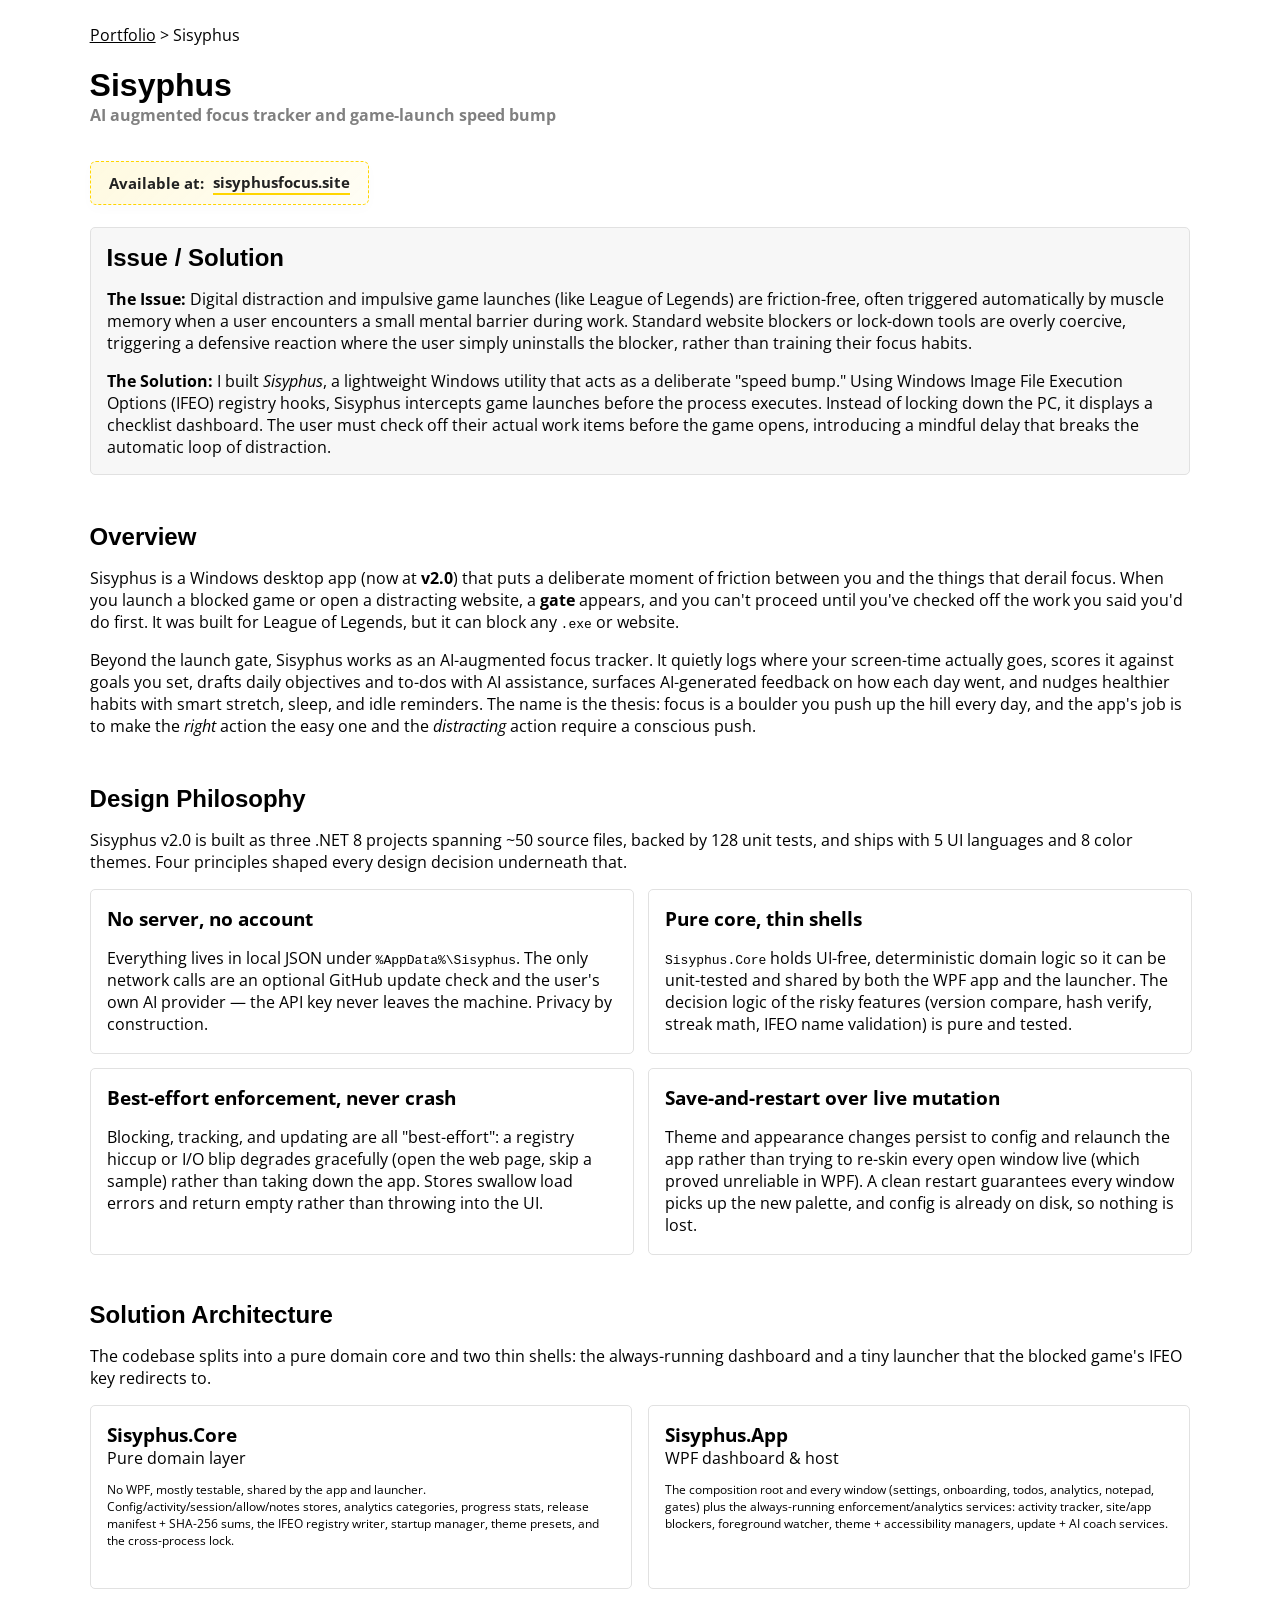
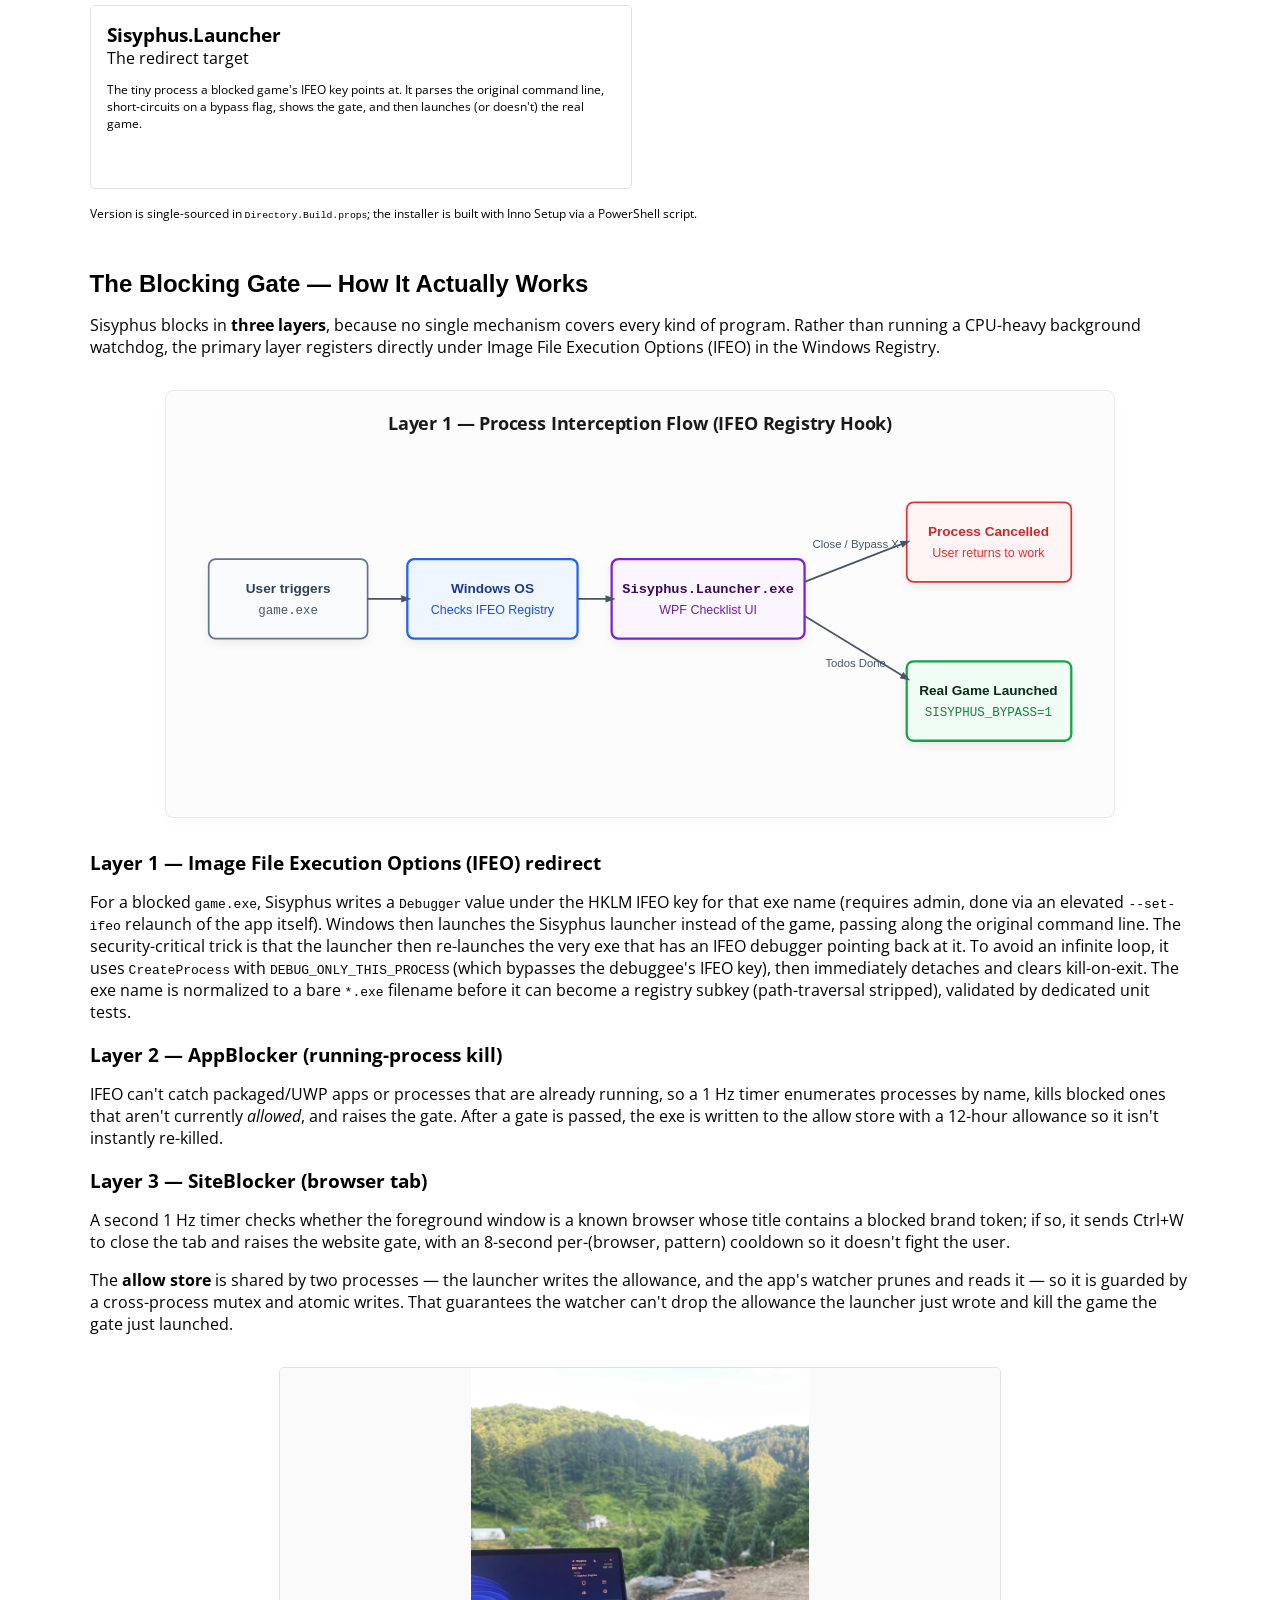
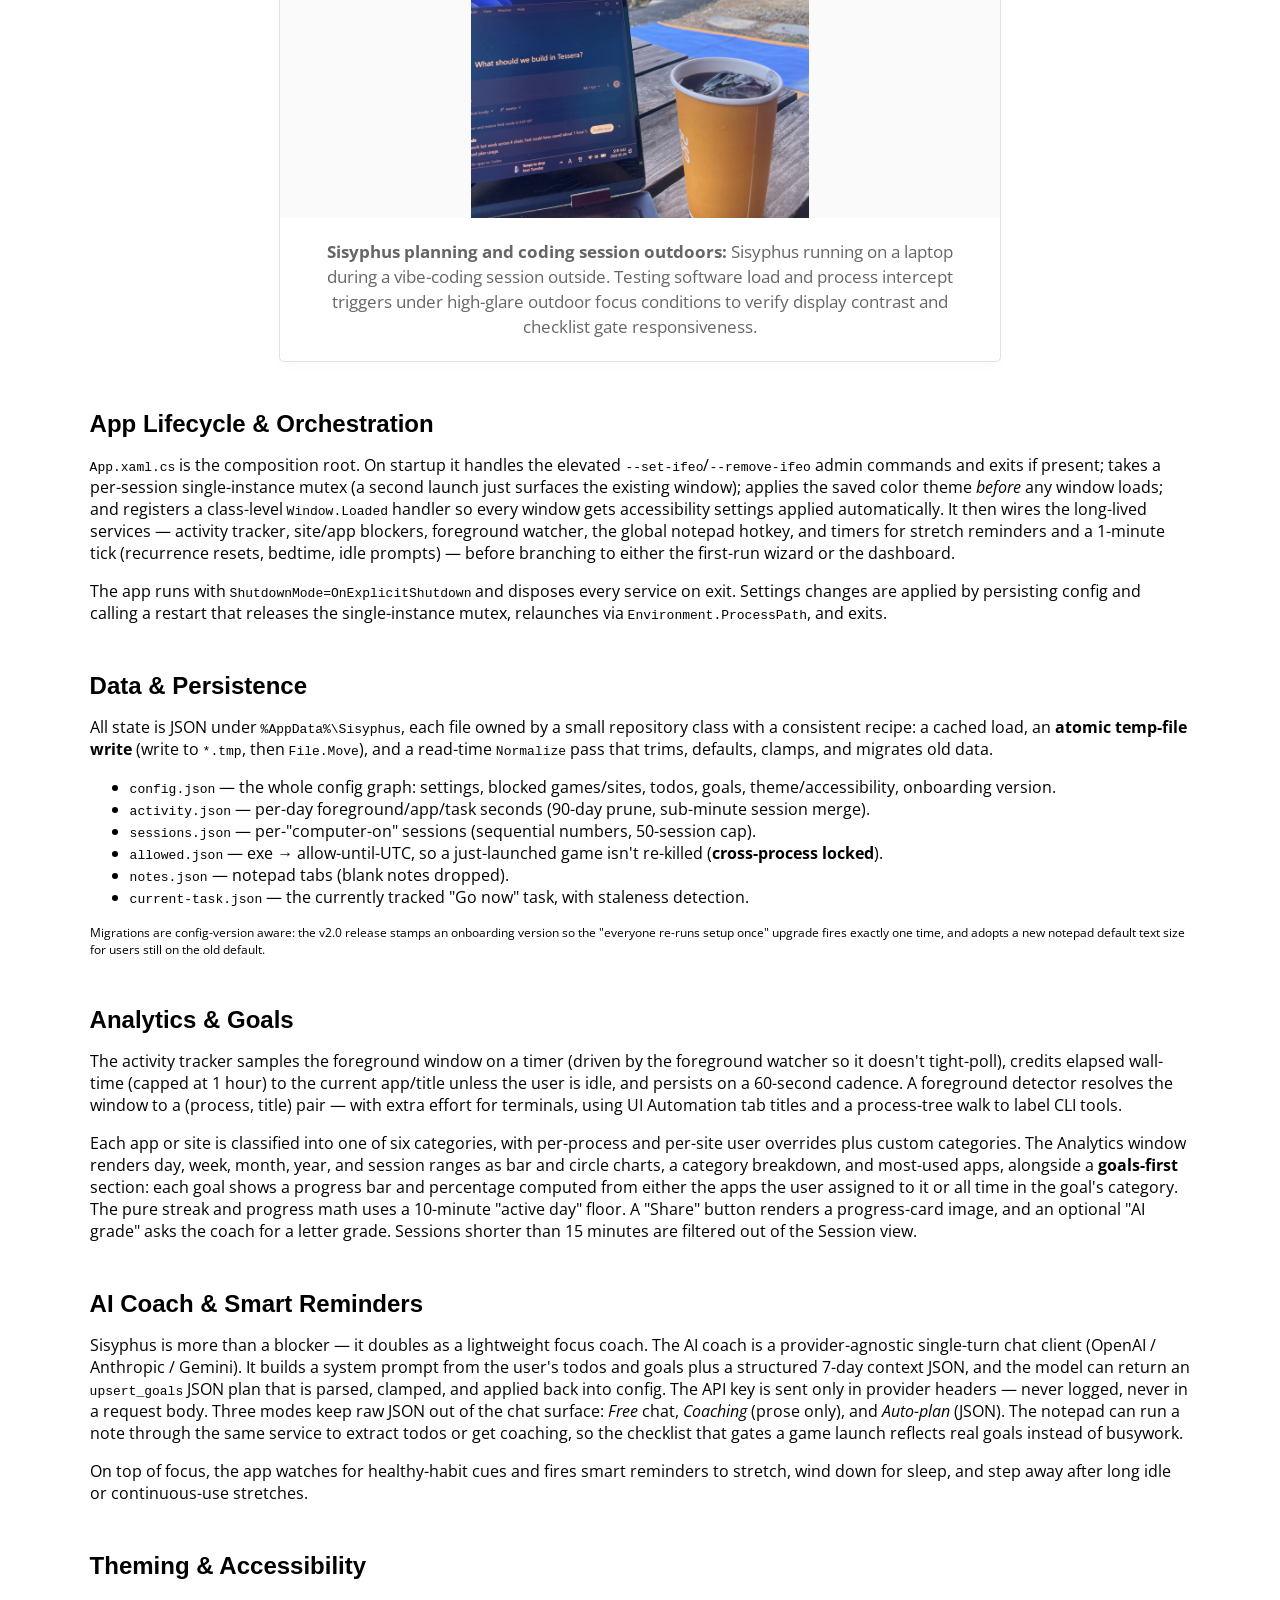
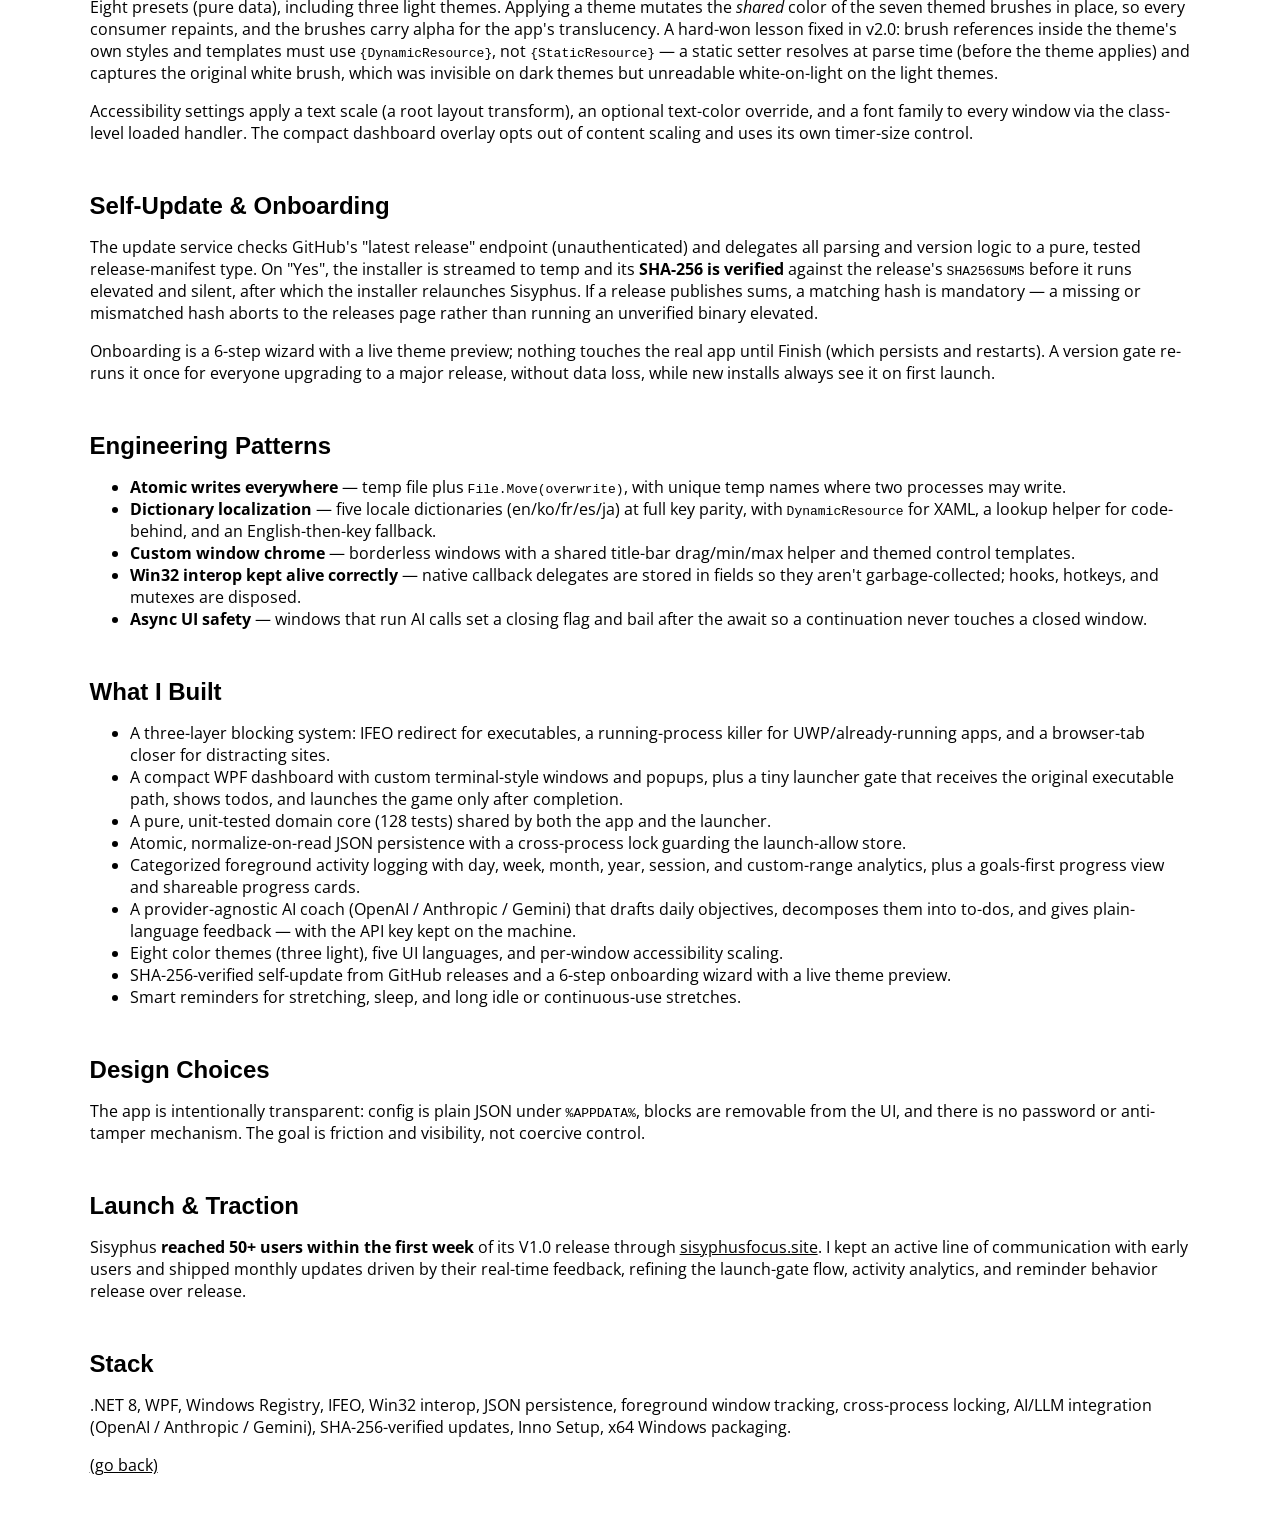
<file: projects/sisyphus/index.html>
<!doctype html>
<html lang="en">
  <head>
    <meta charset="utf-8" />
    <meta name="viewport" content="width=device-width, maximum-scale=1.0, user-scalable=yes" />
    <title>Sisyphus / Seheon David Chang</title>
    <link rel="stylesheet" href="../../styles.css" />
  </head>
  <body>
    <main>
      <p class="breadcrumb"><a href="../../">Portfolio</a> &gt; Sisyphus</p>
      <h1 class="project-page-title">Sisyphus</h1>
      <p class="project-subtitle">AI augmented focus tracker and game-launch speed bump</p>
      <p class="available-line">
        Available at:
        <a href="https://sisyphusfocus.site" target="_blank" rel="noreferrer">sisyphusfocus.site</a>
      </p>

      <section class="issue-summary">
        <h2>Issue / Solution</h2>
        <div class="issue-solution-content">
          <p>
            <strong>The Issue:</strong> Digital distraction and impulsive game launches (like League of Legends) are friction-free, often triggered automatically by muscle memory when a user encounters a small mental barrier during work. Standard website blockers or lock-down tools are overly coercive, triggering a defensive reaction where the user simply uninstalls the blocker, rather than training their focus habits.
          </p>
          <p>
            <strong>The Solution:</strong> I built <em>Sisyphus</em>, a lightweight Windows utility that acts as a deliberate "speed bump." Using Windows Image File Execution Options (IFEO) registry hooks, Sisyphus intercepts game launches before the process executes. Instead of locking down the PC, it displays a checklist dashboard. The user must check off their actual work items before the game opens, introducing a mindful delay that breaks the automatic loop of distraction.
          </p>
        </div>
      </section>

      <h2>Overview</h2>
      <p>
        Sisyphus is a Windows desktop app (now at <strong>v2.0</strong>) that puts a deliberate moment
        of friction between you and the things that derail focus. When you launch a blocked game or open
        a distracting website, a <strong>gate</strong> appears, and you can't proceed until you've checked
        off the work you said you'd do first. It was built for League of Legends, but it can block any
        <code>.exe</code> or website.
      </p>
      <p>
        Beyond the launch gate, Sisyphus works as an AI-augmented focus tracker. It quietly logs where
        your screen-time actually goes, scores it against goals you set, drafts daily objectives and
        to-dos with AI assistance, surfaces AI-generated feedback on how each day went, and nudges
        healthier habits with smart stretch, sleep, and idle reminders. The name is the thesis: focus is
        a boulder you push up the hill every day, and the app's job is to make the <em>right</em> action
        the easy one and the <em>distracting</em> action require a conscious push.
      </p>

      <h2>Design Philosophy</h2>
      <p>
        Sisyphus v2.0 is built as three .NET 8 projects spanning ~50 source files, backed by 128 unit
        tests, and ships with 5 UI languages and 8 color themes. Four principles shaped every design
        decision underneath that.
      </p>
      <div class="grid">
        <div class="large-box">
          <h3>No server, no account</h3>
          <p>
            Everything lives in local JSON under <code>%AppData%\Sisyphus</code>. The only network calls
            are an optional GitHub update check and the user's own AI provider — the API key never leaves
            the machine. Privacy by construction.
          </p>
        </div>
        <div class="large-box">
          <h3>Pure core, thin shells</h3>
          <p>
            <code>Sisyphus.Core</code> holds UI-free, deterministic domain logic so it can be unit-tested
            and shared by both the WPF app and the launcher. The decision logic of the risky features
            (version compare, hash verify, streak math, IFEO name validation) is pure and tested.
          </p>
        </div>
        <div class="large-box">
          <h3>Best-effort enforcement, never crash</h3>
          <p>
            Blocking, tracking, and updating are all "best-effort": a registry hiccup or I/O blip degrades
            gracefully (open the web page, skip a sample) rather than taking down the app. Stores swallow
            load errors and return empty rather than throwing into the UI.
          </p>
        </div>
        <div class="large-box">
          <h3>Save-and-restart over live mutation</h3>
          <p>
            Theme and appearance changes persist to config and relaunch the app rather than trying to
            re-skin every open window live (which proved unreliable in WPF). A clean restart guarantees
            every window picks up the new palette, and config is already on disk, so nothing is lost.
          </p>
        </div>
      </div>

      <h2>Solution Architecture</h2>
      <p>
        The codebase splits into a pure domain core and two thin shells: the always-running dashboard and
        a tiny launcher that the blocked game's IFEO key redirects to.
      </p>
      <div class="meta-list">
        <div class="box">
          <div class="dense">
            <h3>Sisyphus.Core</h3>
            Pure domain layer
          </div>
          <p class="small">
            No WPF, mostly testable, shared by the app and launcher. Config/activity/session/allow/notes
            stores, analytics categories, progress stats, release manifest + SHA-256 sums, the IFEO
            registry writer, startup manager, theme presets, and the cross-process lock.
          </p>
        </div>
        <div class="box">
          <div class="dense">
            <h3>Sisyphus.App</h3>
            WPF dashboard &amp; host
          </div>
          <p class="small">
            The composition root and every window (settings, onboarding, todos, analytics, notepad, gates)
            plus the always-running enforcement/analytics services: activity tracker, site/app blockers,
            foreground watcher, theme + accessibility managers, update + AI coach services.
          </p>
        </div>
        <div class="box">
          <div class="dense">
            <h3>Sisyphus.Launcher</h3>
            The redirect target
          </div>
          <p class="small">
            The tiny process a blocked game's IFEO key points at. It parses the original command line,
            short-circuits on a bypass flag, shows the gate, and then launches (or doesn't) the real game.
          </p>
        </div>
      </div>
      <p class="small">
        Version is single-sourced in <code>Directory.Build.props</code>; the installer is built with Inno
        Setup via a PowerShell script.
      </p>

      <h2>The Blocking Gate — How It Actually Works</h2>
      <p>
        Sisyphus blocks in <strong>three layers</strong>, because no single mechanism covers every kind of
        program. Rather than running a CPU-heavy background watchdog, the primary layer registers directly
        under Image File Execution Options (IFEO) in the Windows Registry.
      </p>

      <div class="architecture-diagram">
        <h3>Layer 1 — Process Interception Flow (IFEO Registry Hook)</h3>
        <svg viewBox="0 0 800 300" width="100%" xmlns="http://www.w3.org/2000/svg">
          <defs>
            <marker id="arrow-sisyphus" viewBox="0 0 10 10" refX="6" refY="5" markerWidth="6" markerHeight="6" orient="auto-start-reverse">
              <path d="M 0 1.5 L 10 5 L 0 8.5 z" fill="#475569" />
            </marker>
            <filter id="shadow-sisyphus" x="-5%" y="-5%" width="110%" height="115%" filterUnits="userSpaceOnUse">
              <feDropShadow dx="0" dy="4" stdDeviation="4" flood-color="#000000" flood-opacity="0.06" />
            </filter>
          </defs>

          <!-- User Launch -->
          <rect x="20" y="90" width="140" height="70" rx="6" fill="#f8fafc" stroke="#64748b" stroke-width="1.5" filter="url(#shadow-sisyphus)" />
          <text x="90" y="120" font-family="Helvetica, sans-serif" font-weight="bold" font-size="12" fill="#334155" text-anchor="middle">User triggers</text>
          <text x="90" y="138" font-family="Courier, monospace" font-size="11" fill="#475569" text-anchor="middle">game.exe</text>

          <!-- Windows OS Process Creator -->
          <rect x="195" y="90" width="150" height="70" rx="6" fill="#eff6ff" stroke="#2563eb" stroke-width="2" filter="url(#shadow-sisyphus)" />
          <text x="270" y="120" font-family="Helvetica, sans-serif" font-weight="bold" font-size="12" fill="#1e3a8a" text-anchor="middle">Windows OS</text>
          <text x="270" y="138" font-family="Helvetica, sans-serif" font-size="11" fill="#1d4ed8" text-anchor="middle">Checks IFEO Registry</text>

          <!-- IFEO Hook Sisyphus Launcher -->
          <rect x="375" y="90" width="170" height="70" rx="6" fill="#faf5ff" stroke="#7e22ce" stroke-width="2" filter="url(#shadow-sisyphus)" />
          <text x="460" y="120" font-family="Courier, monospace" font-weight="bold" font-size="12" fill="#3b0764" text-anchor="middle">Sisyphus.Launcher.exe</text>
          <text x="460" y="138" font-family="Helvetica, sans-serif" font-size="11" fill="#6b21a8" text-anchor="middle">WPF Checklist UI</text>

          <!-- Target Game Launch -->
          <rect x="635" y="180" width="145" height="70" rx="6" fill="#f0fdf4" stroke="#16a34a" stroke-width="2" filter="url(#shadow-sisyphus)" />
          <text x="707" y="210" font-family="Helvetica, sans-serif" font-weight="bold" font-size="12" fill="#052e16" text-anchor="middle">Real Game Launched</text>
          <text x="707" y="228" font-family="Courier, monospace" font-size="11" fill="#15803d" text-anchor="middle">SISYPHUS_BYPASS=1</text>

          <!-- Abort Launch -->
          <rect x="635" y="40" width="145" height="70" rx="6" fill="#fff5f5" stroke="#e03131" stroke-width="1.5" filter="url(#shadow-sisyphus)" />
          <text x="707" y="70" font-family="Helvetica, sans-serif" font-weight="bold" font-size="12" fill="#c92a2a" text-anchor="middle">Process Cancelled</text>
          <text x="707" y="88" font-family="Helvetica, sans-serif" font-size="11" fill="#e03131" text-anchor="middle">User returns to work</text>

          <!-- Connections -->
          <path d="M 160 125 L 195 125" stroke="#475569" stroke-width="1.5" marker-end="url(#arrow-sisyphus)" />
          <path d="M 345 125 L 375 125" stroke="#475569" stroke-width="1.5" marker-end="url(#arrow-sisyphus)" />

          <!-- Decisional Arrows from Launcher -->
          <path d="M 545 110 L 635 75" stroke="#475569" stroke-width="1.5" marker-end="url(#arrow-sisyphus)" />
          <text x="590" y="80" font-family="Helvetica, sans-serif" font-size="10" fill="#475569" text-anchor="middle">Close / Bypass X</text>

          <path d="M 545 140 L 635 195" stroke="#475569" stroke-width="1.5" marker-end="url(#arrow-sisyphus)" />
          <text x="590" y="185" font-family="Helvetica, sans-serif" font-size="10" fill="#475569" text-anchor="middle">Todos Done</text>
        </svg>
      </div>

      <h3>Layer 1 — Image File Execution Options (IFEO) redirect</h3>
      <p>
        For a blocked <code>game.exe</code>, Sisyphus writes a <code>Debugger</code> value under the HKLM
        IFEO key for that exe name (requires admin, done via an elevated <code>--set-ifeo</code> relaunch
        of the app itself). Windows then launches the Sisyphus launcher instead of the game, passing along
        the original command line. The security-critical trick is that the launcher then re-launches the
        very exe that has an IFEO debugger pointing back at it. To avoid an infinite loop, it uses
        <code>CreateProcess</code> with <code>DEBUG_ONLY_THIS_PROCESS</code> (which bypasses the
        debuggee's IFEO key), then immediately detaches and clears kill-on-exit. The exe name is
        normalized to a bare <code>*.exe</code> filename before it can become a registry subkey
        (path-traversal stripped), validated by dedicated unit tests.
      </p>

      <h3>Layer 2 — AppBlocker (running-process kill)</h3>
      <p>
        IFEO can't catch packaged/UWP apps or processes that are already running, so a 1&nbsp;Hz timer
        enumerates processes by name, kills blocked ones that aren't currently <em>allowed</em>, and
        raises the gate. After a gate is passed, the exe is written to the allow store with a 12-hour
        allowance so it isn't instantly re-killed.
      </p>

      <h3>Layer 3 — SiteBlocker (browser tab)</h3>
      <p>
        A second 1&nbsp;Hz timer checks whether the foreground window is a known browser whose title
        contains a blocked brand token; if so, it sends Ctrl+W to close the tab and raises the website
        gate, with an 8-second per-(browser, pattern) cooldown so it doesn't fight the user.
      </p>
      <p>
        The <strong>allow store</strong> is shared by two processes — the launcher writes the allowance,
        and the app's watcher prunes and reads it — so it is guarded by a cross-process mutex and atomic
        writes. That guarantees the watcher can't drop the allowance the launcher just wrote and kill the
        game the gate just launched.
      </p>

      <figure class="media-card full-aspect" style="max-width: 720px; margin: 2em auto;">
        <img src="../../assets/vibecodingwtessera.jpg" alt="Sisyphus planning and coding session outdoors" loading="lazy" />
        <figcaption style="padding: 1.25em 1.5em; text-align: center; font-size: 1.08em;">
          <strong>Sisyphus planning and coding session outdoors:</strong> Sisyphus running on a laptop during a vibe-coding session outside. Testing software load and process intercept triggers under high-glare outdoor focus conditions to verify display contrast and checklist gate responsiveness.
        </figcaption>
      </figure>

      <h2>App Lifecycle &amp; Orchestration</h2>
      <p>
        <code>App.xaml.cs</code> is the composition root. On startup it handles the elevated
        <code>--set-ifeo</code>/<code>--remove-ifeo</code> admin commands and exits if present; takes a
        per-session single-instance mutex (a second launch just surfaces the existing window); applies the
        saved color theme <em>before</em> any window loads; and registers a class-level
        <code>Window.Loaded</code> handler so every window gets accessibility settings applied
        automatically. It then wires the long-lived services — activity tracker, site/app blockers,
        foreground watcher, the global notepad hotkey, and timers for stretch reminders and a 1-minute
        tick (recurrence resets, bedtime, idle prompts) — before branching to either the first-run wizard
        or the dashboard.
      </p>
      <p>
        The app runs with <code>ShutdownMode=OnExplicitShutdown</code> and disposes every service on exit.
        Settings changes are applied by persisting config and calling a restart that releases the
        single-instance mutex, relaunches via <code>Environment.ProcessPath</code>, and exits.
      </p>

      <h2>Data &amp; Persistence</h2>
      <p>
        All state is JSON under <code>%AppData%\Sisyphus</code>, each file owned by a small repository
        class with a consistent recipe: a cached load, an <strong>atomic temp-file write</strong> (write
        to <code>*.tmp</code>, then <code>File.Move</code>), and a read-time <code>Normalize</code> pass
        that trims, defaults, clamps, and migrates old data.
      </p>
      <ul>
        <li><code>config.json</code> — the whole config graph: settings, blocked games/sites, todos, goals, theme/accessibility, onboarding version.</li>
        <li><code>activity.json</code> — per-day foreground/app/task seconds (90-day prune, sub-minute session merge).</li>
        <li><code>sessions.json</code> — per-"computer-on" sessions (sequential numbers, 50-session cap).</li>
        <li><code>allowed.json</code> — exe → allow-until-UTC, so a just-launched game isn't re-killed (<strong>cross-process locked</strong>).</li>
        <li><code>notes.json</code> — notepad tabs (blank notes dropped).</li>
        <li><code>current-task.json</code> — the currently tracked "Go now" task, with staleness detection.</li>
      </ul>
      <p class="small">
        Migrations are config-version aware: the v2.0 release stamps an onboarding version so the
        "everyone re-runs setup once" upgrade fires exactly one time, and adopts a new notepad default
        text size for users still on the old default.
      </p>

      <h2>Analytics &amp; Goals</h2>
      <p>
        The activity tracker samples the foreground window on a timer (driven by the foreground watcher so
        it doesn't tight-poll), credits elapsed wall-time (capped at 1&nbsp;hour) to the current app/title
        unless the user is idle, and persists on a 60-second cadence. A foreground detector resolves the
        window to a (process, title) pair — with extra effort for terminals, using UI Automation tab
        titles and a process-tree walk to label CLI tools.
      </p>
      <p>
        Each app or site is classified into one of six categories, with per-process and per-site user
        overrides plus custom categories. The Analytics window renders day, week, month, year, and session
        ranges as bar and circle charts, a category breakdown, and most-used apps, alongside a
        <strong>goals-first</strong> section: each goal shows a progress bar and percentage computed from
        either the apps the user assigned to it or all time in the goal's category. The pure streak and
        progress math uses a 10-minute "active day" floor. A "Share" button renders a progress-card image,
        and an optional "AI grade" asks the coach for a letter grade. Sessions shorter than 15 minutes are
        filtered out of the Session view.
      </p>

      <h2>AI Coach &amp; Smart Reminders</h2>
      <p>
        Sisyphus is more than a blocker — it doubles as a lightweight focus coach. The AI coach is a
        provider-agnostic single-turn chat client (OpenAI / Anthropic / Gemini). It builds a system prompt
        from the user's todos and goals plus a structured 7-day context JSON, and the model can return an
        <code>upsert_goals</code> JSON plan that is parsed, clamped, and applied back into config. The API
        key is sent only in provider headers — never logged, never in a request body. Three modes keep raw
        JSON out of the chat surface: <em>Free</em> chat, <em>Coaching</em> (prose only), and
        <em>Auto-plan</em> (JSON). The notepad can run a note through the same service to extract todos or
        get coaching, so the checklist that gates a game launch reflects real goals instead of busywork.
      </p>
      <p>
        On top of focus, the app watches for healthy-habit cues and fires smart reminders to stretch, wind
        down for sleep, and step away after long idle or continuous-use stretches.
      </p>

      <h2>Theming &amp; Accessibility</h2>
      <p>
        Eight presets (pure data), including three light themes. Applying a theme mutates the <em>shared</em>
        color of the seven themed brushes in place, so every consumer repaints, and the brushes carry alpha
        for the app's translucency. A hard-won lesson fixed in v2.0: brush references inside the theme's own
        styles and templates must use <code>{DynamicResource}</code>, not <code>{StaticResource}</code> — a
        static setter resolves at parse time (before the theme applies) and captures the original white
        brush, which was invisible on dark themes but unreadable white-on-light on the light themes.
      </p>
      <p>
        Accessibility settings apply a text scale (a root layout transform), an optional text-color
        override, and a font family to every window via the class-level loaded handler. The compact
        dashboard overlay opts out of content scaling and uses its own timer-size control.
      </p>

      <h2>Self-Update &amp; Onboarding</h2>
      <p>
        The update service checks GitHub's "latest release" endpoint (unauthenticated) and delegates all
        parsing and version logic to a pure, tested release-manifest type. On "Yes", the installer is
        streamed to temp and its <strong>SHA-256 is verified</strong> against the release's
        <code>SHA256SUMS</code> before it runs elevated and silent, after which the installer relaunches
        Sisyphus. If a release publishes sums, a matching hash is mandatory — a missing or mismatched hash
        aborts to the releases page rather than running an unverified binary elevated.
      </p>
      <p>
        Onboarding is a 6-step wizard with a live theme preview; nothing touches the real app until Finish
        (which persists and restarts). A version gate re-runs it once for everyone upgrading to a major
        release, without data loss, while new installs always see it on first launch.
      </p>

      <h2>Engineering Patterns</h2>
      <ul>
        <li><strong>Atomic writes everywhere</strong> — temp file plus <code>File.Move(overwrite)</code>, with unique temp names where two processes may write.</li>
        <li><strong>Dictionary localization</strong> — five locale dictionaries (en/ko/fr/es/ja) at full key parity, with <code>DynamicResource</code> for XAML, a lookup helper for code-behind, and an English-then-key fallback.</li>
        <li><strong>Custom window chrome</strong> — borderless windows with a shared title-bar drag/min/max helper and themed control templates.</li>
        <li><strong>Win32 interop kept alive correctly</strong> — native callback delegates are stored in fields so they aren't garbage-collected; hooks, hotkeys, and mutexes are disposed.</li>
        <li><strong>Async UI safety</strong> — windows that run AI calls set a closing flag and bail after the await so a continuation never touches a closed window.</li>
      </ul>

      <h2>What I Built</h2>
      <ul>
        <li>A three-layer blocking system: IFEO redirect for executables, a running-process killer for UWP/already-running apps, and a browser-tab closer for distracting sites.</li>
        <li>A compact WPF dashboard with custom terminal-style windows and popups, plus a tiny launcher gate that receives the original executable path, shows todos, and launches the game only after completion.</li>
        <li>A pure, unit-tested domain core (128 tests) shared by both the app and the launcher.</li>
        <li>Atomic, normalize-on-read JSON persistence with a cross-process lock guarding the launch-allow store.</li>
        <li>Categorized foreground activity logging with day, week, month, year, session, and custom-range analytics, plus a goals-first progress view and shareable progress cards.</li>
        <li>A provider-agnostic AI coach (OpenAI / Anthropic / Gemini) that drafts daily objectives, decomposes them into to-dos, and gives plain-language feedback — with the API key kept on the machine.</li>
        <li>Eight color themes (three light), five UI languages, and per-window accessibility scaling.</li>
        <li>SHA-256-verified self-update from GitHub releases and a 6-step onboarding wizard with a live theme preview.</li>
        <li>Smart reminders for stretching, sleep, and long idle or continuous-use stretches.</li>
      </ul>

      <h2>Design Choices</h2>
      <p>
        The app is intentionally transparent: config is plain JSON under <code>%APPDATA%</code>, blocks
        are removable from the UI, and there is no password or anti-tamper mechanism. The goal is friction
        and visibility, not coercive control.
      </p>

      <h2>Launch &amp; Traction</h2>
      <p>
        Sisyphus <strong>reached 50+ users within the first week</strong> of its V1.0 release through
        <a href="https://sisyphusfocus.site" target="_blank" rel="noreferrer">sisyphusfocus.site</a>.
        I kept an active line of communication with early users and shipped monthly updates driven by their
        real-time feedback, refining the launch-gate flow, activity analytics, and reminder behavior
        release over release.
      </p>

      <h2>Stack</h2>
      <p>
        .NET 8, WPF, Windows Registry, IFEO, Win32 interop, JSON persistence, foreground window tracking,
        cross-process locking, AI/LLM integration (OpenAI / Anthropic / Gemini), SHA-256-verified updates,
        Inno Setup, x64 Windows packaging.
      </p>

      <p><a href="../../#projects">(go back)</a></p>
    </main>
  </body>
</html>
</file>
<file: styles.css>
@import url("https://fonts.googleapis.com/css2?family=Open+Sans:ital,wght@0,400;0,700;1,400&display=swap");

body {
  margin: 24px clamp(24px, 7vw, 120px) 40px;
  font-family: "Open Sans", sans-serif;
  color: #000000;
  background: #ffffff;
}

h1,
h2 {
  font-family: Helvetica, sans-serif;
}

h1,
h2,
h3,
p {
  overflow-wrap: anywhere;
}

@media (max-width: 900px) {
  body {
    margin: 20px;
  }
}

img {
  max-width: 100%;
  max-height: 50vh;
  margin: auto;
  display: block;
}

img {
  margin-top: 1em;
}

a,
.pseudo-link {
  color: currentColor;
  position: relative;
  text-decoration: underline;
}

a:hover::before,
.pseudo-link:hover::before {
  background-color: #ffd500;
  content: "";
  position: absolute;
  width: calc(100% + 4px);
  height: 80%;
  left: -2px;
  bottom: 0;
  z-index: -1;
  transform: none;
}

h2 {
  margin-block-start: 2em;
  margin-block-end: 0;
}

h3 {
  margin-block-end: 0;
}

.subtitle {
  text-align: center;
  display: block;
  font-style: normal;
  font-weight: bold;
  font-size: 0.9em;
  color: grey;
}

.row {
  display: flex;
  flex-direction: row;
  align-items: center;
  gap: 1em;
  margin: 1em 0;
}

.dense > * {
  margin: 0;
}

.tagline {
  font-size: 0.95em;
  margin: 0.15em 0;
}

.center {
  display: flex;
  align-items: center;
  justify-content: center;
}

.box {
  border-radius: 5px;
  border: solid 0.5px rgb(225, 225, 225);
  width: 150px;
  min-width: 150px;
  height: auto;
  min-height: 150px;
  padding: 1em;
  display: flex;
  flex-direction: column;
}

.large-box {
  border-radius: 5px;
  border: solid 0.5px rgb(225, 225, 225);
  width: calc(100% - 2em);
  height: fit-content;
  padding: 1em;
}

.box > *:first-child,
.large-box > *:first-child {
  margin-top: 0;
}

.box > *:last-child,
.large-box > *:last-child {
  margin-bottom: 0;
}

.small {
  font-size: 0.75em;
}

.scroll {
  overflow: scroll;
}

.scroll.row {
  overflow-x: auto;
}

.grid {
  display: grid;
  grid-template-columns: repeat(2, 1fr);
  row-gap: 1em;
  column-gap: 1em;
  margin: 1em 0;
}

.grid .large-box {
  height: calc(100% - 2em);
}

@media (max-width: 900px) {
  .grid {
    grid-template-columns: repeat(1, 1fr);
    row-gap: 1em;
  }

  .grid .large-box {
    margin: 0;
  }
}

#profile-picture {
  width: 7.82rem;
  min-width: 7.82rem;
  height: 7.82rem;
  margin: 0.25em 1em 0.25em 0.5em;
  border-radius: 50%;
  object-fit: cover;
  border: solid 0.5px rgb(225, 225, 225);
}

#links > a {
  text-decoration: none;
}

#links > a:hover {
  text-decoration: underline;
}

#links > a:hover::before {
  background: none;
}

#links {
  gap: 1em;
  flex-wrap: wrap;
}

.icon-link {
  display: inline-flex;
  align-items: center;
  gap: 0.35em;
  color: currentColor;
  text-decoration: none;
}

.icon-link svg {
  width: 1.05em;
  height: 1.05em;
  fill: currentColor;
  flex: 0 0 auto;
}

.icon-link:hover {
  text-decoration: underline;
}

.icon-link:hover::before {
  background: none;
}

.icon-link.unavailable {
  color: grey;
  cursor: default;
}

.icon-link.scholar,
.icon-link.resume {
  padding: 0.4em 0.95em;
  border-radius: 999px;
  font-weight: 700;
  color: #000000;
  transition: background-color 0.15s ease, box-shadow 0.15s ease;
}

.icon-link.scholar {
  background: #fff4bf;
  border: 1px solid #ffd500;
}

.icon-link.scholar:hover {
  background: #ffe98a;
  text-decoration: none;
}

.icon-link.resume {
  background: #ffd500;
  box-shadow: 0 1px 5px rgba(0, 0, 0, 0.15);
}

.icon-link.resume:hover {
  background: #f3c800;
  text-decoration: none;
}

.profile-mark {
  display: grid;
  place-items: center;
  border: solid 0.5px rgb(225, 225, 225);
  background: #f7f7f7;
  color: #0645ad;
  font-family: Helvetica, sans-serif;
  font-size: 1.6rem;
  font-weight: bold;
}

.contact-line {
  display: block;
  padding: 0;
  border: 0;
  background: transparent;
  color: #000000;
  font: inherit;
  text-align: left;
  cursor: pointer;
}

.contact-line::before {
  content: "  ";
}

.contact-line:hover,
.contact-line:focus-visible {
  text-decoration: underline;
  outline: none;
}

.project-preview {
  display: grid;
  place-items: center;
  min-height: 12em;
  margin: 1em 0;
  overflow: hidden;
}

.project-preview img {
  margin-top: 0;
}

.logo-preview img {
  width: 35%;
  height: auto;
}

.logo-preview.dark {
  background: #111820;
  border-radius: 4px;
}

.terminal-preview {
  align-content: end;
  justify-items: end;
  gap: 0.2em;
  padding: 1em;
  background:
    repeating-linear-gradient(0deg, rgba(255, 255, 255, 0.08) 0 1px, transparent 1px 26px),
    linear-gradient(135deg, #10221d, #0c4d3e);
  color: #ffffff;
  border-radius: 4px;
}

.terminal-preview span,
.hearty-preview span,
.research-preview span {
  font-family: Helvetica, sans-serif;
  font-size: 2.8em;
  font-weight: bold;
  line-height: 0.95;
  letter-spacing: 0;
}

.terminal-preview small,
.hearty-preview small,
.research-preview small {
  margin-top: 5px;
  color: rgba(255, 255, 255, 0.78);
  font-weight: bold;
  text-align: right;
}

.hearty-preview {
  align-content: end;
  justify-items: end;
  gap: 0.2em;
  padding: 1em;
  background: linear-gradient(135deg, #854252, #255f73);
  color: #ffffff;
  border-radius: 4px;
}

.research-preview {
  align-content: end;
  justify-items: end;
  gap: 0.2em;
  padding: 1em;
  background:
    repeating-linear-gradient(90deg, rgba(255, 255, 255, 0.08) 0 1px, transparent 1px 36px),
    repeating-linear-gradient(0deg, rgba(255, 255, 255, 0.06) 0 1px, transparent 1px 28px),
    linear-gradient(135deg, #173d36, #4c3b62);
  color: #ffffff;
  border-radius: 4px;
}

.research-preview span {
  font-size: 2.8em;
}

.research-preview small {
  color: rgba(255, 255, 255, 0.82);
  font-size: 0.78em;
}

.split-preview {
  grid-template-columns: 1fr 1fr;
  gap: 0;
  border-radius: 4px;
}

.split-preview img,
.split-preview iframe {
  width: 100%;
  height: 12.5em;
  object-fit: cover;
}

.split-preview iframe {
  border: 0;
}

.split-preview img:first-child {
  object-position: left center;
}

.split-preview img:last-child {
  object-position: center;
}

.app-screens-preview {
  background: #f4f4f2;
}

.app-screens-preview img {
  object-fit: cover;
}

.hearty-screens img {
  object-position: left top;
}

.sisyphus-split img:last-child {
  object-fit: contain;
  background: #090d11;
}

/* Financial Product Agent: SVG pipeline tile letterboxed onto a gradient, so
   it never crops at any card width. */
.finagent-preview {
  border-radius: 4px;
  background:
    repeating-linear-gradient(90deg, rgba(255, 255, 255, 0.05) 0 1px, transparent 1px 36px),
    repeating-linear-gradient(0deg, rgba(255, 255, 255, 0.04) 0 1px, transparent 1px 28px),
    linear-gradient(135deg, #0f1f3a, #0b4a52);
}

.finagent-preview img {
  width: 100%;
  height: 12.5em;
  max-height: none;
  object-fit: contain;
}

.skill-list {
  display: flex;
  flex-wrap: wrap;
  gap: 0.5em;
  margin-top: 1em;
}

.learning-row .box {
  width: 150px;
  min-width: 150px;
  height: 150px;
  display: flex;
  flex-direction: column;
}

.learning-row h3 {
  font-size: 0.95em;
  line-height: 1.18;
}

.learning-row .dense {
  font-size: 0.82em;
  line-height: 1.25;
}

.learning-row .small {
  font-size: 0.67em;
  line-height: 1.34;
}

.learning-row .market-card h3 {
  font-size: 0.78em;
}

.learning-row .market-card .small {
  font-size: 0.62em;
  line-height: 1.28;
}

.learn-more {
  align-self: flex-start;
  margin-top: auto;
  padding: 0;
  border: 0;
  background: transparent;
  color: currentColor;
  font: inherit;
  font-size: 0.68em;
  text-decoration: underline;
  cursor: pointer;
  position: relative;
}

.learn-more:hover::before,
.learn-more:focus-visible::before {
  background-color: #ffd500;
  content: "";
  position: absolute;
  width: calc(100% + 4px);
  height: 80%;
  left: -2px;
  bottom: 0;
  z-index: -1;
  transform: none;
}

.experience-dialog {
  width: min(620px, calc(100vw - 40px));
  max-height: min(78vh, 620px);
  padding: 1.25em;
  border: solid 0.5px rgb(225, 225, 225);
  border-radius: 5px;
  color: #000000;
  background: #ffffff;
  overflow: auto;
}

.experience-dialog::backdrop {
  background: rgba(0, 0, 0, 0.28);
}

.experience-dialog h3 {
  margin: 0;
  font-size: 1.2em;
}

.dialog-subtitle {
  margin: 0.2em 2.5em 0 0;
  color: grey;
  font-size: 0.82em;
  font-weight: bold;
}

.dialog-body p {
  line-height: 1.55;
  margin: 0.85em 0 0;
  font-size: 0.9em;
}

.service-gallery {
  display: flex;
  gap: 0.8em;
  margin-top: 1.1em;
  overflow-x: auto;
  scroll-behavior: smooth;
  scroll-snap-type: x mandatory;
  scrollbar-width: none;
}

.service-gallery::-webkit-scrollbar {
  display: none;
}

.service-gallery figure {
  flex: 0 0 100%;
  margin: 0;
  overflow: hidden;
  border: solid 0.5px rgb(225, 225, 225);
  border-radius: 5px;
  background: #f7f7f7;
  scroll-snap-align: center;
}

.service-gallery img {
  width: 100%;
  height: 18em;
  max-height: none;
  margin: 0;
  object-fit: cover;
}

/* Tall, portrait-oriented photos (e.g. event banners) are shown in full
   rather than cropped to the landscape frame. */
.service-gallery img.portrait-fit {
  object-fit: contain;
  background: #f7f7f7;
}

.service-gallery figcaption {
  padding: 0.5em 0.7em;
  color: #777777;
  font-size: 0.66em;
  font-weight: bold;
  text-align: center;
}

.carousel-dots {
  display: flex;
  justify-content: center;
  gap: 0.45em;
  margin-top: 0.7em;
}

.carousel-dots button {
  width: 0.52em;
  height: 0.52em;
  padding: 0;
  border: 0;
  border-radius: 50%;
  background: #cfcfcf;
  cursor: pointer;
}

.carousel-dots button.active {
  background: #555555;
}

@media (max-width: 600px) {
  .service-gallery figure {
    flex-basis: 100%;
  }
}

.dialog-close {
  float: right;
  width: 1.8em;
  height: 1.8em;
  border: solid 0.5px rgb(225, 225, 225);
  border-radius: 5px;
  background: #ffffff;
  color: #000000;
  font-size: 1em;
  line-height: 1;
  cursor: pointer;
}

.skill-list span {
  padding: 0.45em 0.7em;
  border: solid 0.5px rgb(225, 225, 225);
  border-radius: 5px;
  background: #f7f7f7;
  font-size: 0.75em;
}

.breadcrumb {
  margin-bottom: 1em;
}

.project-page-title {
  margin-bottom: 0;
}

.project-subtitle {
  margin-top: 0;
  font-weight: bold;
  color: grey;
}

.available-line {
  margin-top: 1.25em;
  margin-bottom: 1.5em;
  font-size: 0.95em;
  font-weight: bold;
  display: inline-flex;
  align-items: center;
  gap: 0.6em;
  padding: 0.6em 1.2em;
  background: linear-gradient(135deg, rgba(255, 213, 0, 0.12) 0%, rgba(255, 213, 0, 0.04) 100%);
  border: 1.5px dashed #ffd500;
  border-radius: 6px;
  color: #222222;
  box-shadow: 0 4px 12px rgba(0, 0, 0, 0.02);
  transition: all 0.2s ease;
}

.available-line:hover {
  background: linear-gradient(135deg, rgba(255, 213, 0, 0.2) 0%, rgba(255, 213, 0, 0.08) 100%);
  border-style: solid;
  box-shadow: 0 6px 16px rgba(255, 213, 0, 0.12);
  transform: translateY(-1px);
}

.available-line a {
  text-decoration: none;
  border-bottom: 2px solid #ffd500;
  padding-bottom: 1px;
}

.available-line a:hover::before {
  display: none;
}

.detail-hero {
  margin: 1em 0 2em;
}

.detail-hero .project-preview {
  min-height: 20em;
}

.detail-hero .split-preview img,
.detail-hero .split-preview iframe {
  height: 20em;
}

.detail-hero .app-screens-preview img {
  height: 20em;
}

.issue-summary {
  padding: 1em;
  border: solid 0.5px rgb(225, 225, 225);
  border-radius: 5px;
  background: #f7f7f7;
}

.issue-summary h2 {
  margin-top: 0;
}

.issue-summary p:last-child {
  margin-bottom: 0;
}

.detail-hero .terminal-preview,
.detail-hero .hearty-preview {
  min-height: 16em;
}

.detail-hero .logo-preview img {
  width: 28%;
}

.meta-list {
  display: grid;
  grid-template-columns: repeat(2, 1fr);
  gap: 1em;
  margin: 1em 0;
}

.meta-list .box {
  width: auto;
  min-width: 0;
  height: auto;
  min-height: 150px;
}

.figure-grid {
  display: grid;
  grid-template-columns: repeat(2, 1fr);
  gap: 1em;
  margin: 1em 0;
}

.media-card {
  margin: 1.5em auto;
  border: solid 0.5px rgb(225, 225, 225);
  border-radius: 5px;
  overflow: hidden;
  background: #ffffff;
  max-width: 480px; /* Centered, compact size for single cards */
  width: 100%;
  box-shadow: 0 4px 12px rgba(0, 0, 0, 0.02);
}

.figure-grid .media-card {
  margin: 0;
  max-width: 100%; /* In a 2-column grid, span the column */
}

.media-card img {
  width: 100%;
  height: 14em; /* Cap grid images to a uniform, compact height */
  margin: 0;
  display: block;
  object-fit: contain; /* Guarantee no cropping/cutout! */
  background: #fafafa;
}

/* Standalone cards or custom cards with full aspect ratios */
.media-card.full-aspect img {
  height: auto; /* Allow natural aspect ratio for single standalone images */
  object-fit: contain;
}

.media-card.tall img {
  height: 22em; /* Deeper height for mobile screens */
  object-fit: contain;
  background: #fafafa;
}

.media-card figcaption {
  padding: 0.7em 0.85em;
  color: #666666;
  font-size: 0.72em;
  line-height: 1.45;
  text-align: left;
}

.translation-notes {
  margin: 1em 0;
  padding: 1em;
  border: solid 0.5px rgb(225, 225, 225);
  border-radius: 5px;
  background: #f7f7f7;
}

.translation-notes h3 {
  margin-top: 0;
}

.translation-notes ul {
  margin-bottom: 0;
}

@media (max-width: 900px) {
  .meta-list {
    grid-template-columns: repeat(1, 1fr);
  }

  .figure-grid {
    grid-template-columns: repeat(1, 1fr);
  }
}

/* Architecture Diagram Styles */
.architecture-diagram {
  margin: 2em auto;
  padding: 1.25em;
  background: #fcfcfc;
  border: 1px solid #eaeaea;
  border-radius: 8px;
  box-shadow: 0 4px 20px rgba(0, 0, 0, 0.02);
  max-width: 950px; /* Larger sweet spot for clear readability, centered */
  width: 100%;
  box-sizing: border-box;
}

.architecture-diagram h3 {
  margin-top: 0;
  margin-bottom: 1.2em;
  font-size: 1.1em;
  font-weight: 700;
  color: #1a1a1a;
  text-align: center;
  letter-spacing: -0.01em;
}

.architecture-diagram svg {
  display: block;
  max-width: 100%;
  height: auto;
  margin: 0 auto;
}

/* Differentiating Experiences Grid Layout (UX Upgrade) */
.learning-grid {
  display: grid;
  grid-template-columns: repeat(2, 1fr);
  gap: 1.25em;
  margin: 1.5em 0;
}

.experience-card {
  border-radius: 6px;
  border: solid 0.5px rgb(225, 225, 225);
  padding: 1.25em 1.5em;
  background: #ffffff;
  box-shadow: 0 4px 12px rgba(0, 0, 0, 0.02);
  display: flex;
  flex-direction: column;
  height: auto;
  min-height: 160px;
  transition: all 0.2s ease;
}

.experience-card:hover {
  transform: translateY(-2px);
  box-shadow: 0 6px 16px rgba(0, 0, 0, 0.04);
  border-color: #ffd500;
}

.experience-card .dense h3 {
  margin: 0 0 0.15em 0;
  font-size: 1.05em;
  font-weight: 700;
  color: #111111;
  line-height: 1.2;
}

.experience-card .dense .sub-detail {
  margin: 0 0 0.75em 0;
  font-size: 0.8em;
  color: #777777;
  font-weight: 600;
  text-transform: uppercase;
  letter-spacing: 0.03em;
}

.experience-card .description {
  margin: 0 0 1.25em 0;
  font-size: 0.85em;
  color: #444444;
  line-height: 1.45;
  flex-grow: 1; /* Aligns all 'Learn More' buttons perfectly to the bottom */
}

@media (max-width: 768px) {
  .learning-grid {
    grid-template-columns: 1fr;
  }
}

/* Try Me! Interactive Tag (UX Animation Polish) */
.interactive-tag {
  display: inline-block;
  vertical-align: middle;
  margin-left: 0.5em;
  padding: 0.15em 0.5em;
  font-size: 0.6em;
  font-weight: bold;
  text-transform: uppercase;
  letter-spacing: 0.05em;
  color: #111111;
  background: linear-gradient(135deg, #ffd500 0%, #ffc400 100%);
  border-radius: 99px;
  box-shadow: 0 2px 6px rgba(255, 213, 0, 0.2);
  animation: gentle-pulse 2s infinite ease-in-out;
}

@keyframes gentle-pulse {
  0%, 100% {
    transform: scale(1);
    box-shadow: 0 2px 6px rgba(255, 213, 0, 0.2);
  }
  50% {
    transform: scale(1.05);
    box-shadow: 0 4px 10px rgba(255, 213, 0, 0.4);
  }
}

/* ----------------------------------------------------------------------
   Mobile / small-screen refinements
   Same visual language (black/white/yellow, Open Sans, bordered cards) —
   just stops text from cramming and fixes alignment on narrow phones.
   ---------------------------------------------------------------------- */
@media (max-width: 600px) {
  body {
    margin: 18px 16px 32px;
  }

  /* Header keeps the avatar-beside-name row, but the name no longer
     balloons to three lines and the email no longer overflows off-screen. */
  .row {
    gap: 0.85em;
  }

  header.row > div {
    flex: 1;
    min-width: 0; /* let the text column shrink instead of pushing the email out */
  }

  #profile-picture {
    width: 5.25rem;
    min-width: 5.25rem;
    height: 5.25rem;
    margin: 0.25em 0.25em 0.25em 0;
  }

  header h1 {
    font-size: 1.5em;
    line-height: 1.15;
  }

  .email-copy {
    font-size: 0.82em;
    overflow-wrap: anywhere; /* safety net so the email is never clipped */
  }

  /* Project-highlight previews: the side-by-side thumbnails were rendering
     as tall, skinny strips. Shorten them so they read as a tidy pair. */
  .grid .split-preview {
    min-height: 0;
  }

  .grid .split-preview img,
  .grid .split-preview iframe {
    height: 9em;
  }

  /* Architecture diagrams: the 800-wide SVG squeezed to phone width made the
     labels microscopic. Keep a legible width and let it scroll sideways. */
  .architecture-diagram {
    overflow-x: auto;
    -webkit-overflow-scrolling: touch;
    padding: 1em;
  }

  .architecture-diagram svg {
    min-width: 540px;
  }
}
</file>
